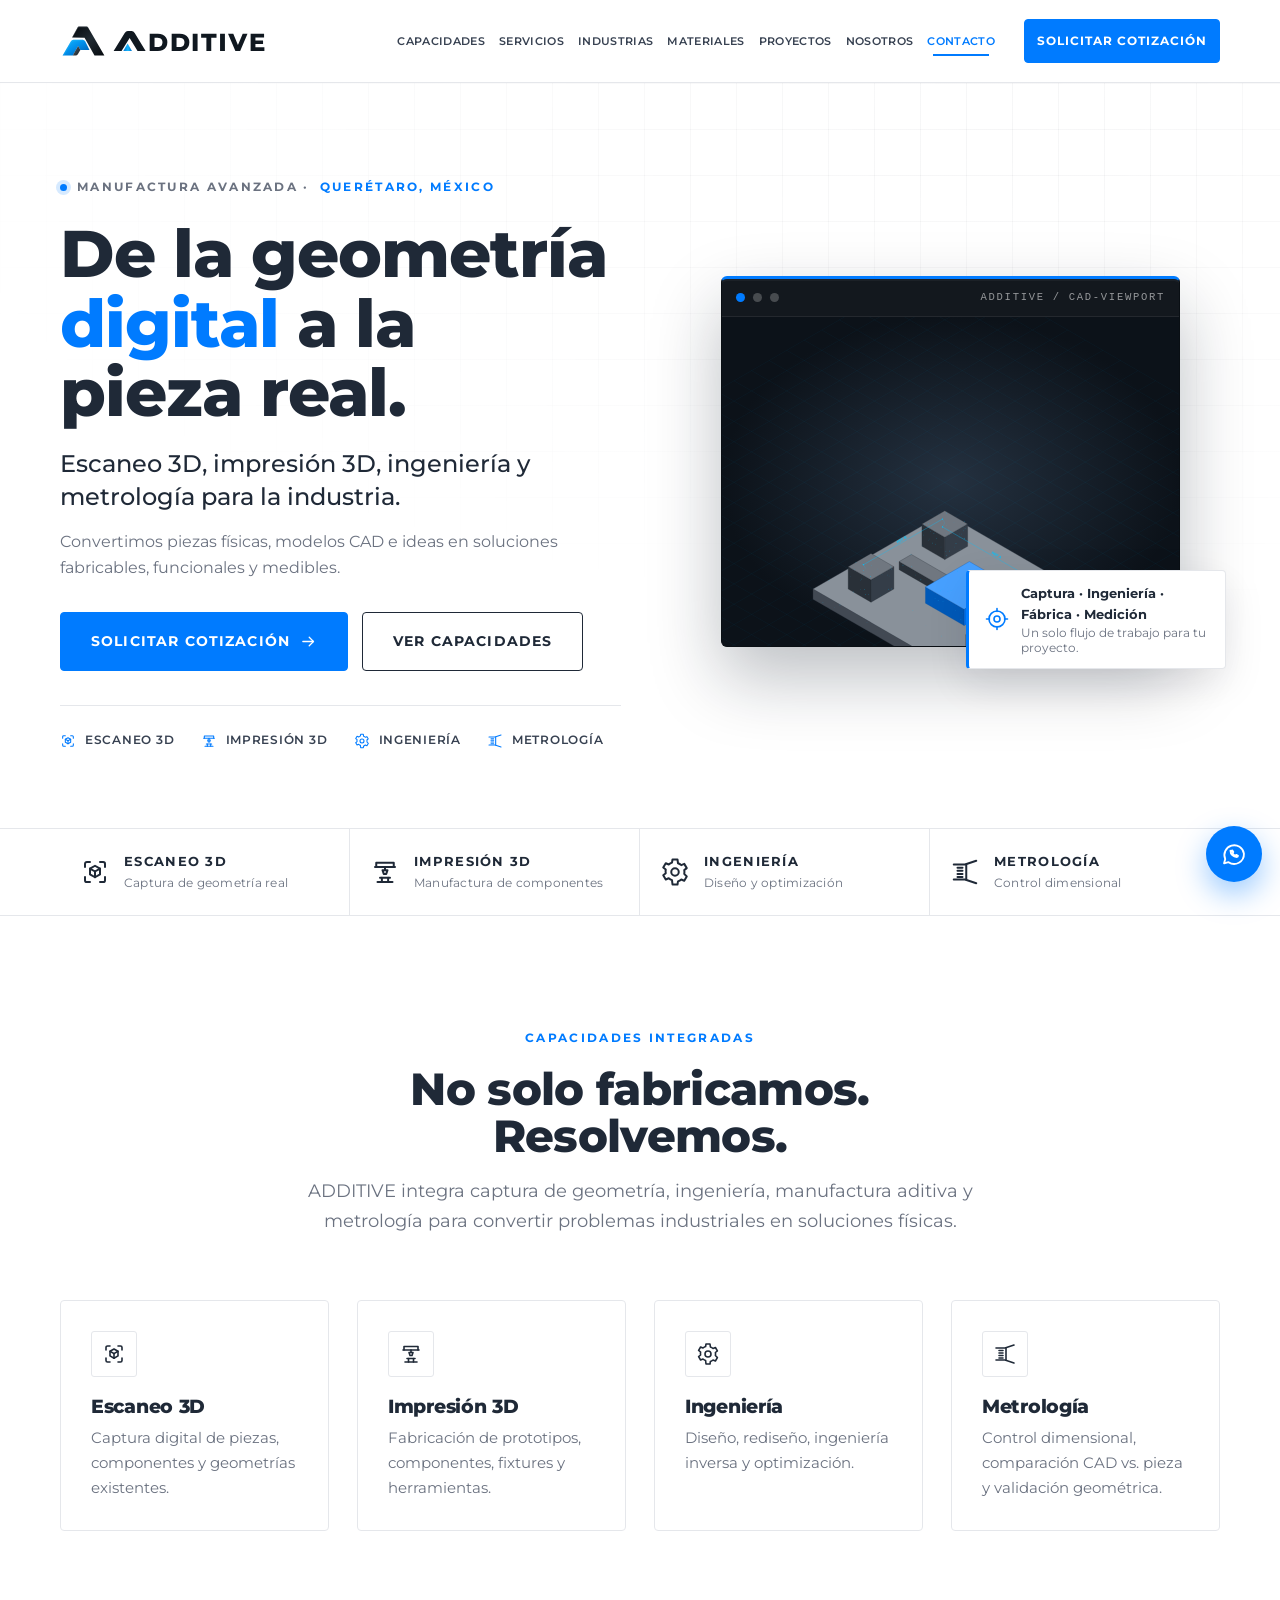
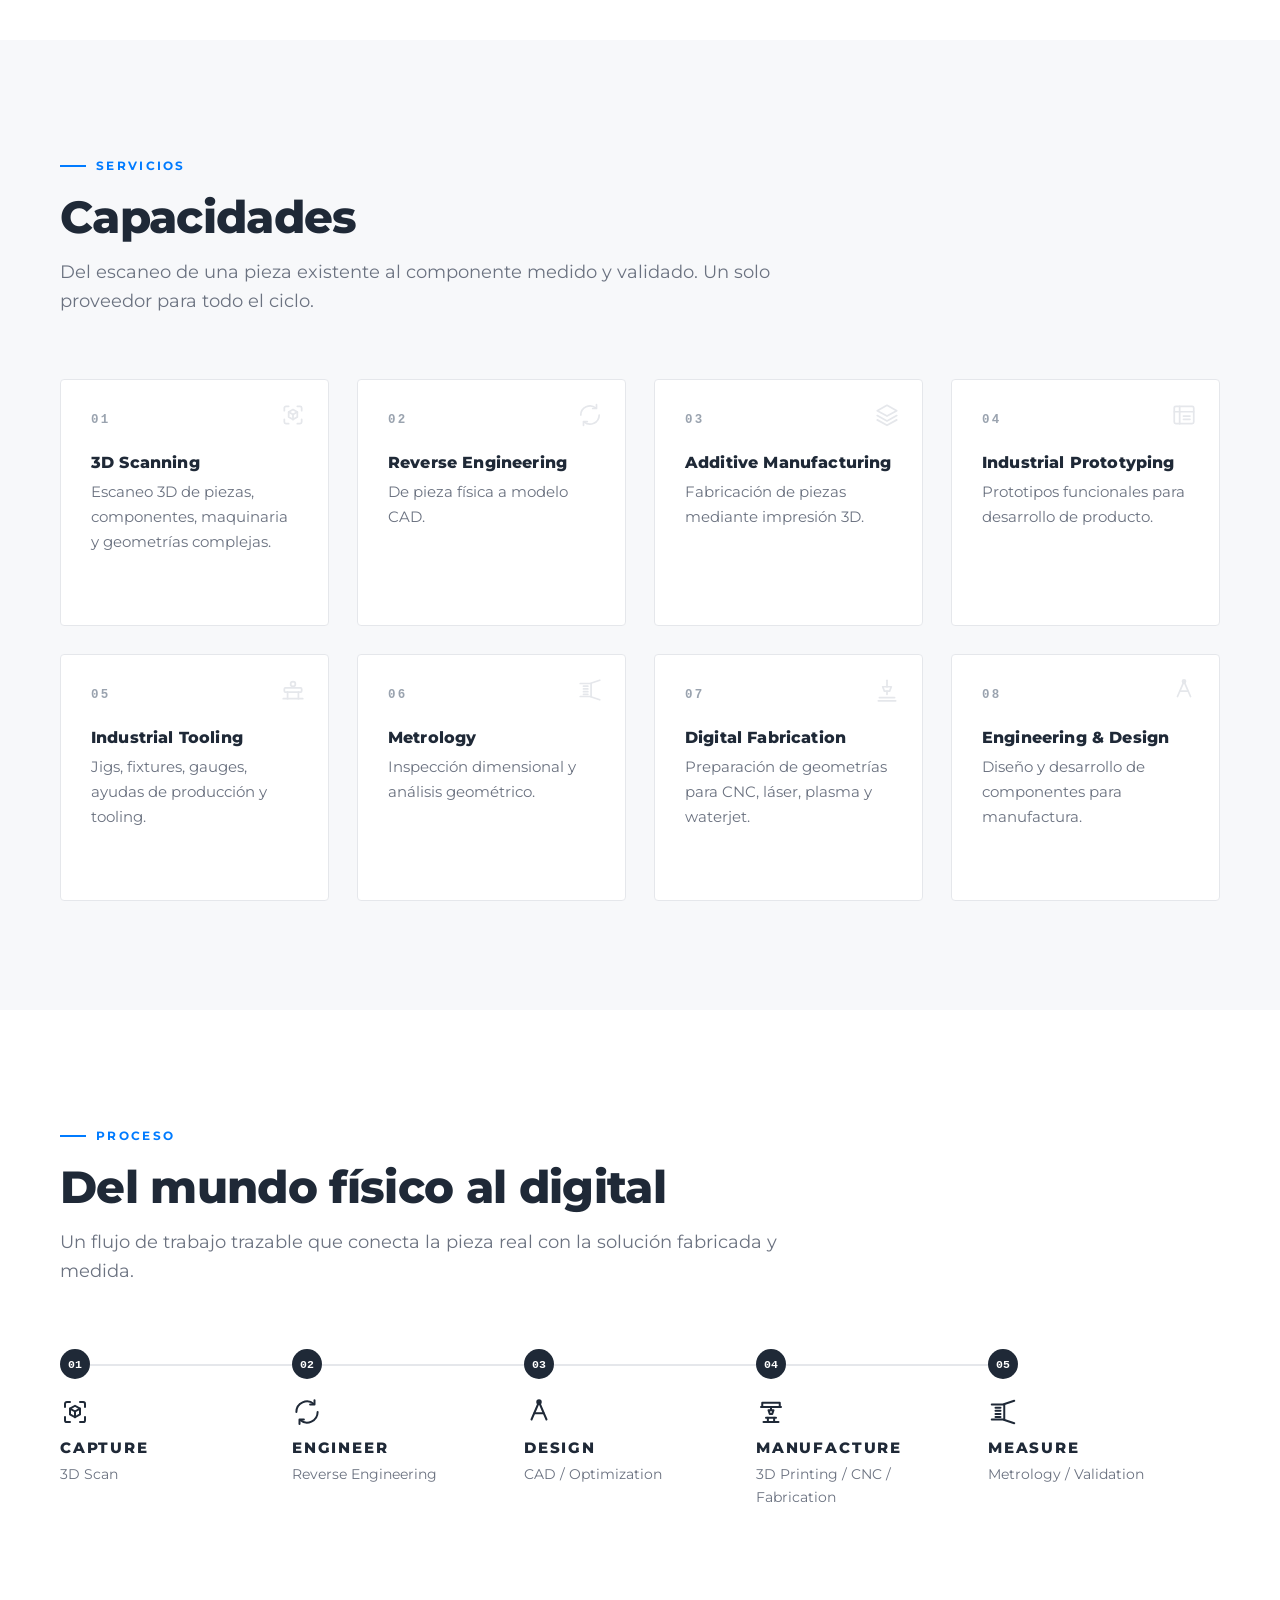
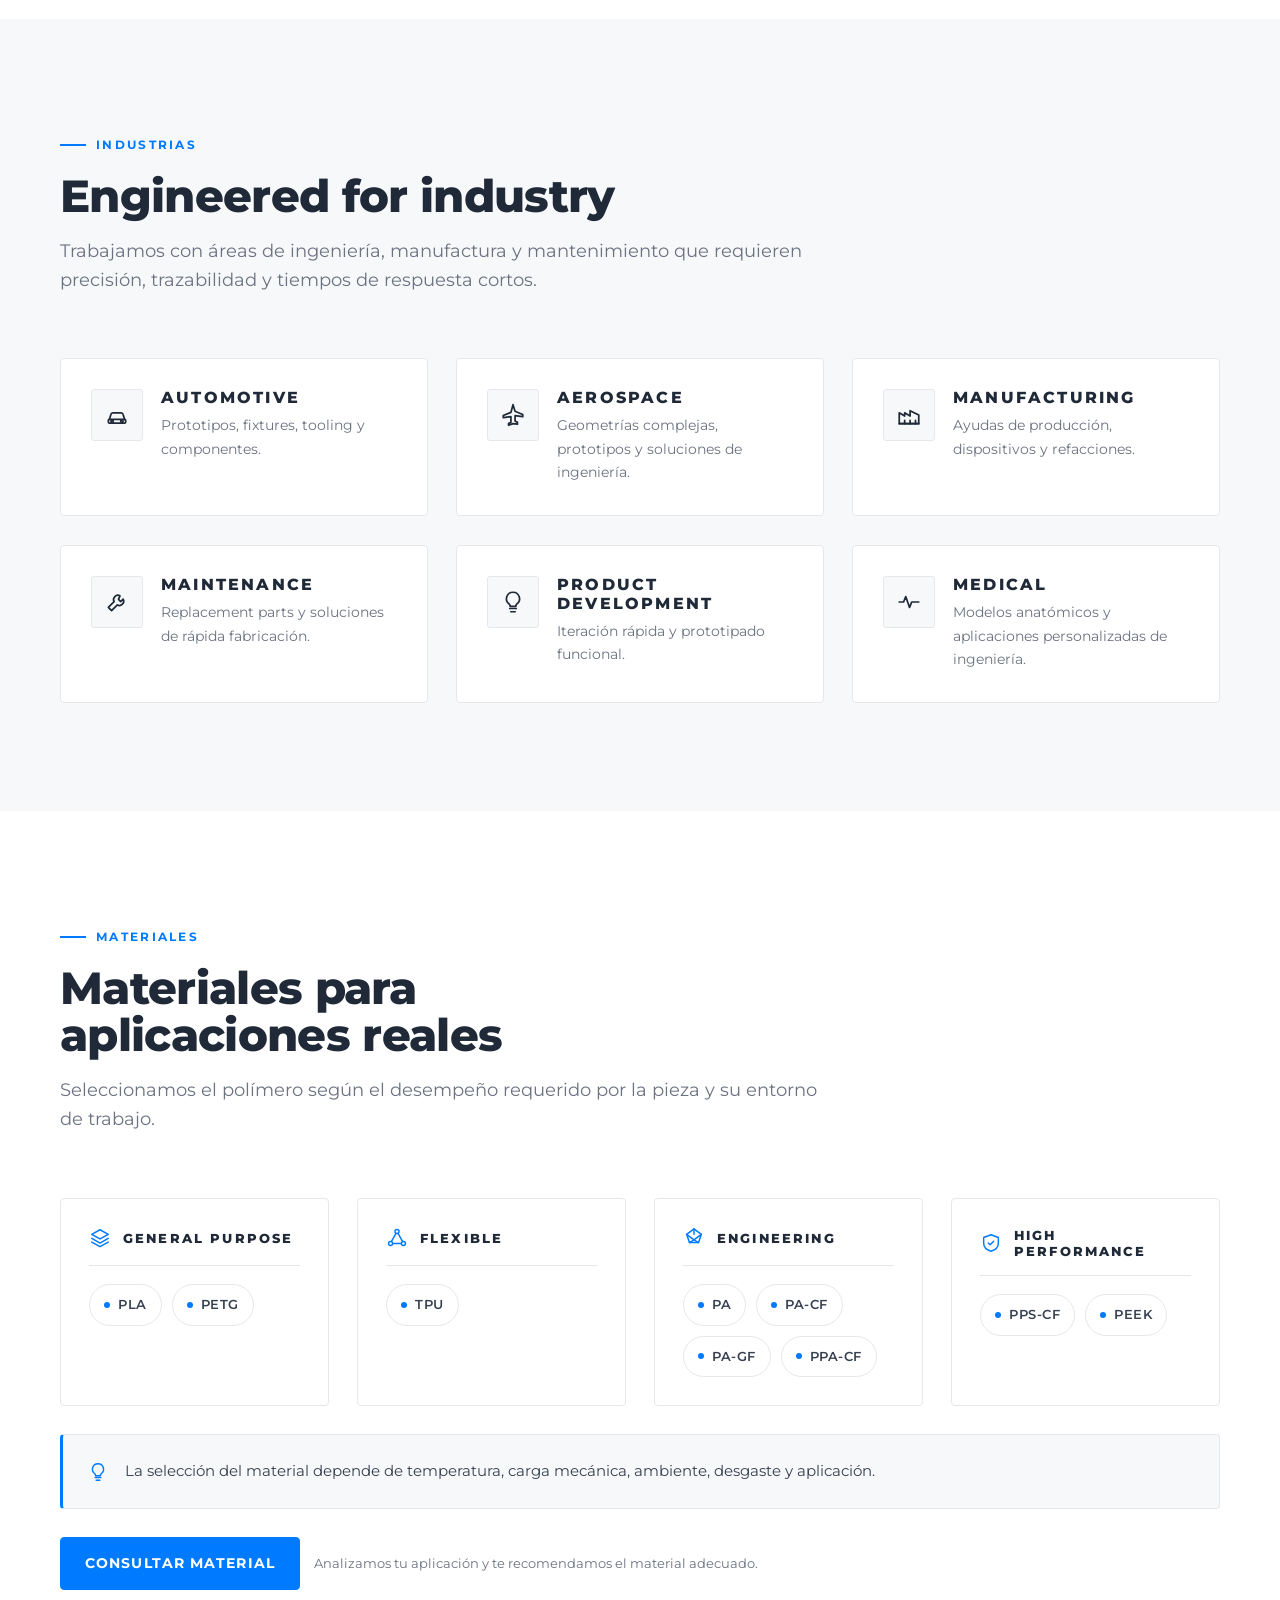
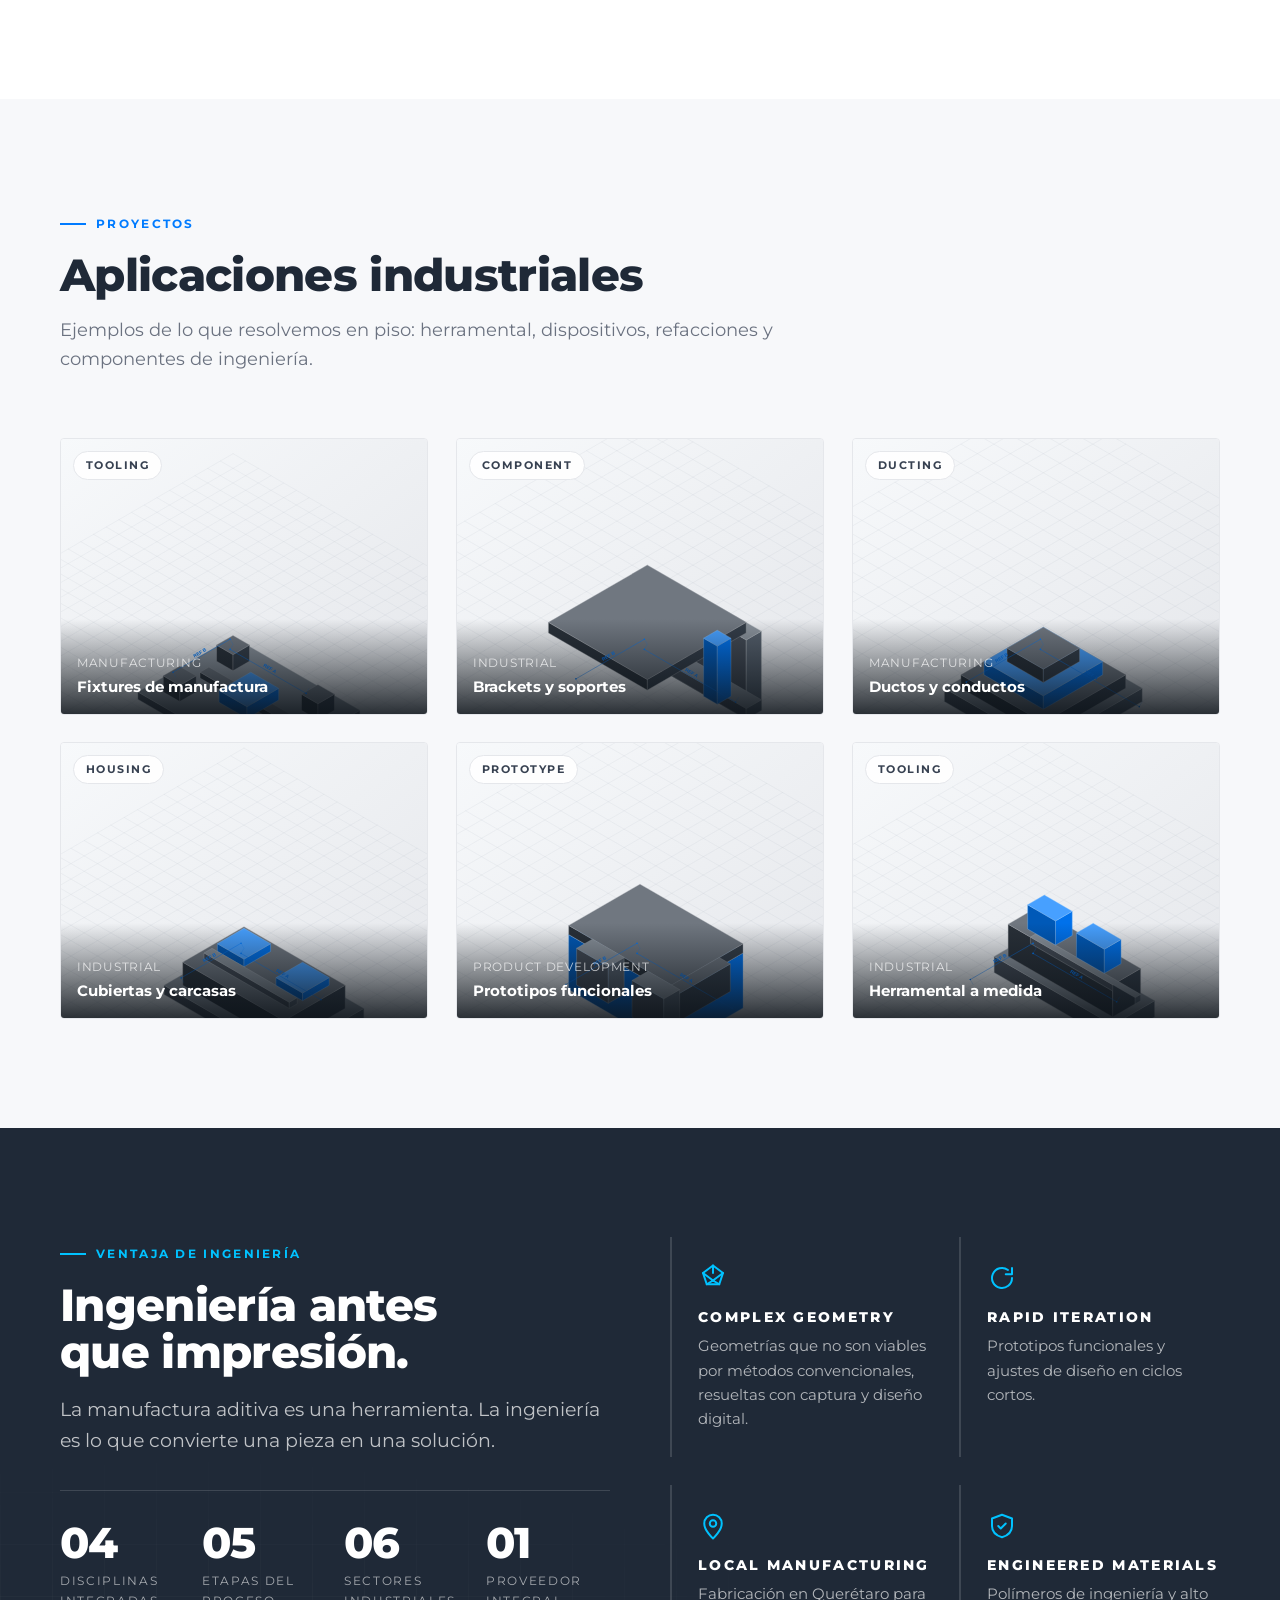
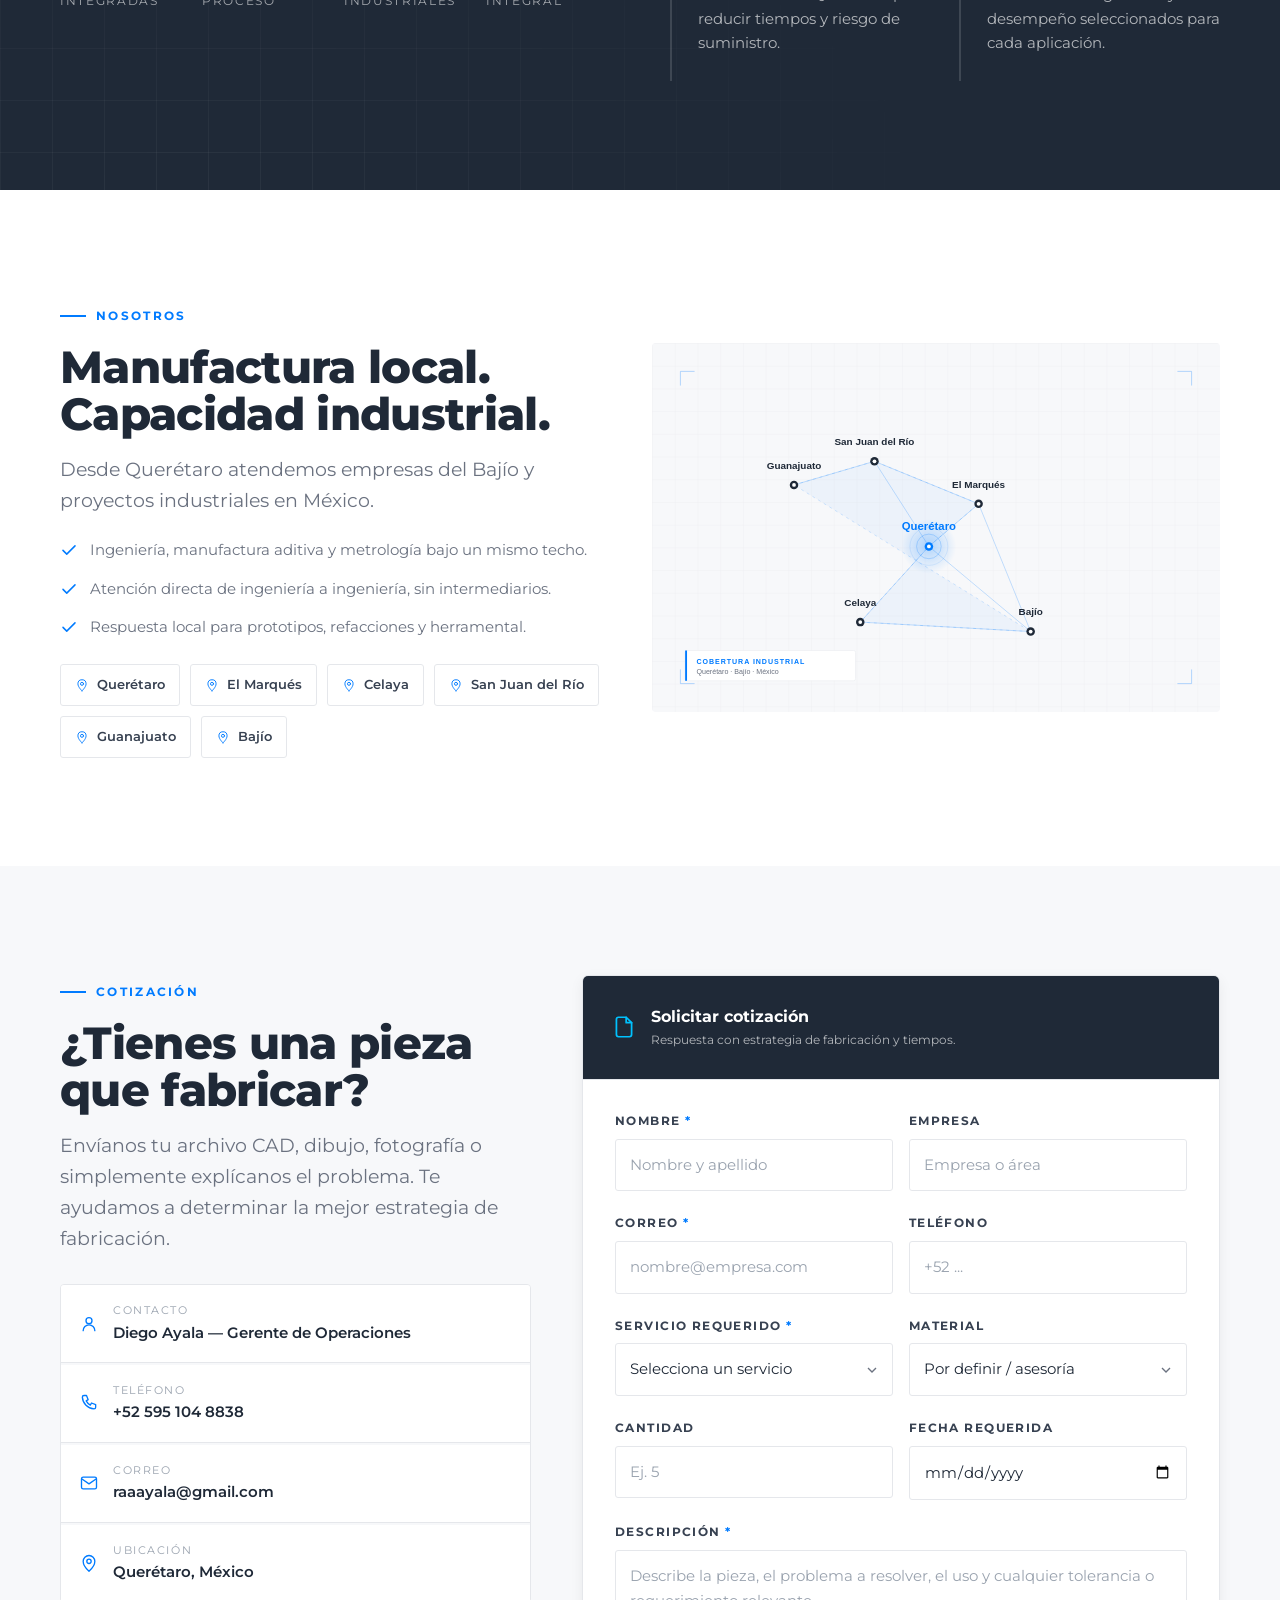
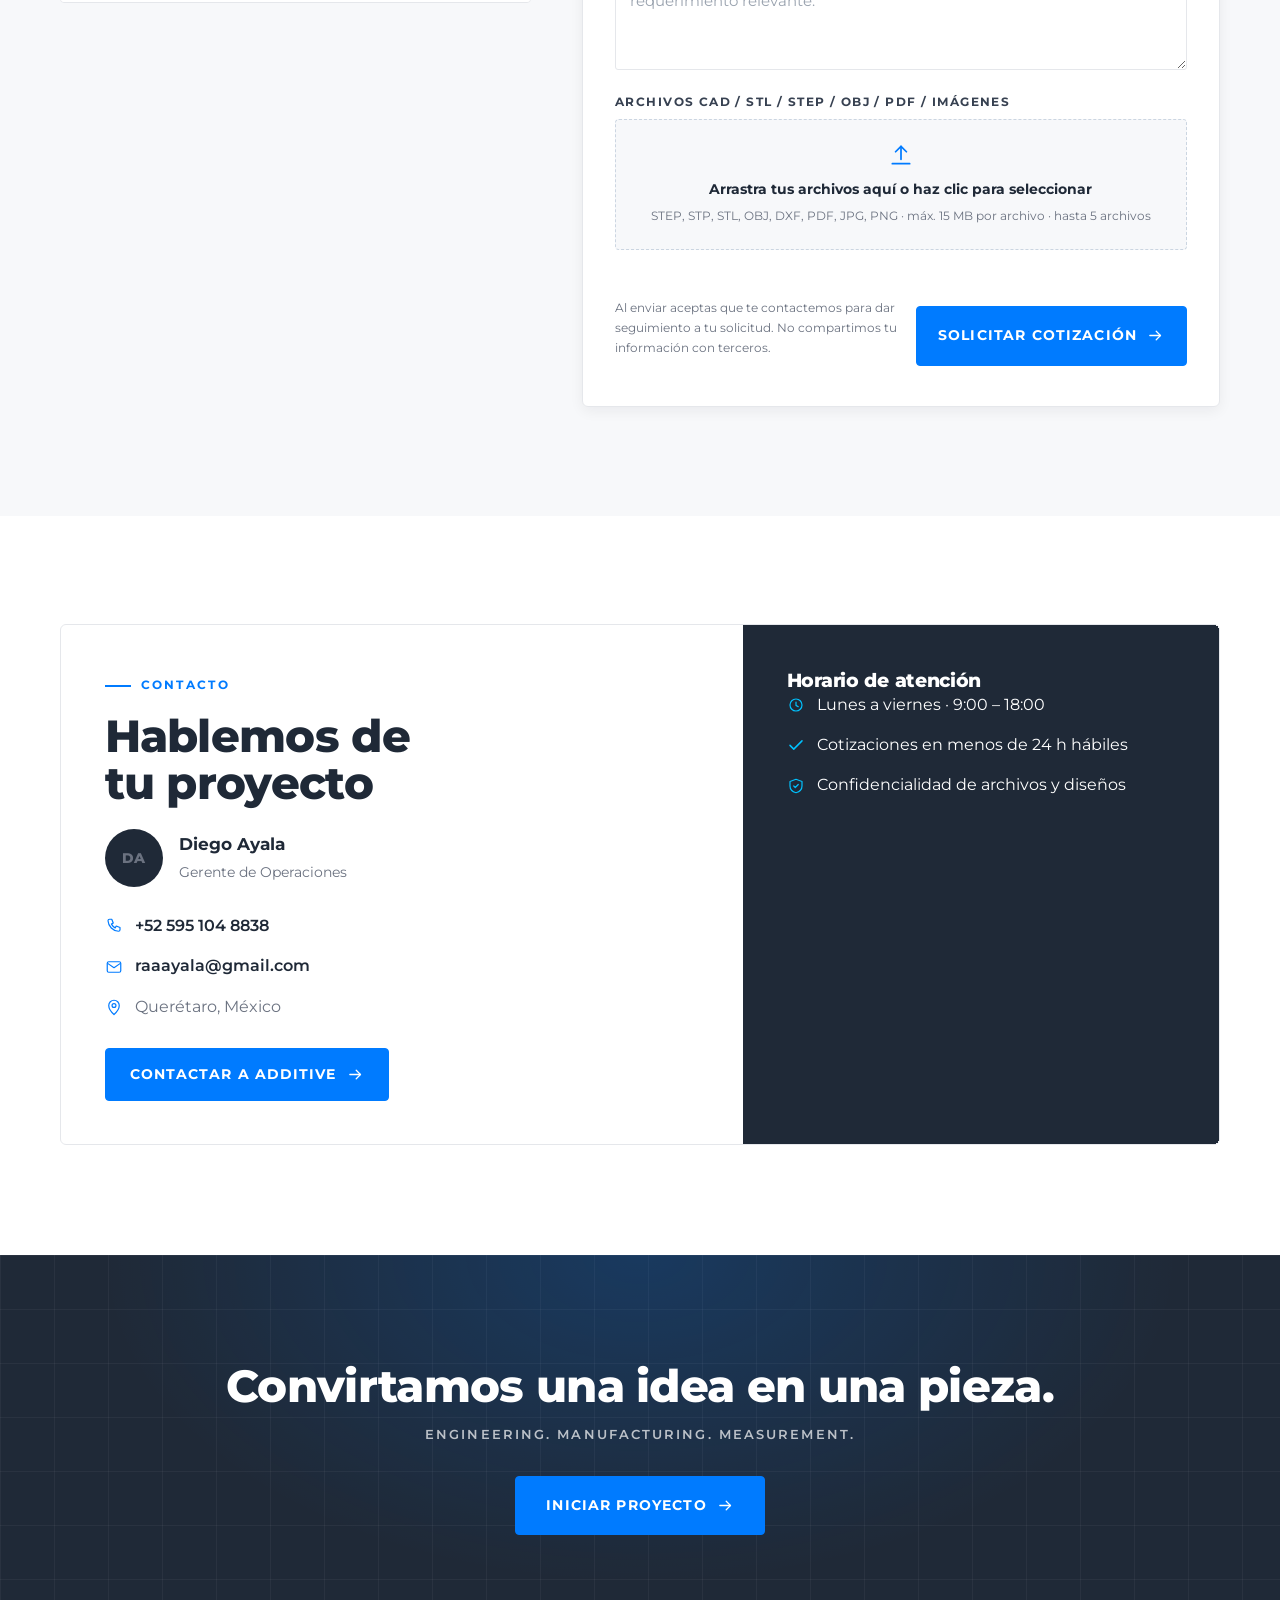
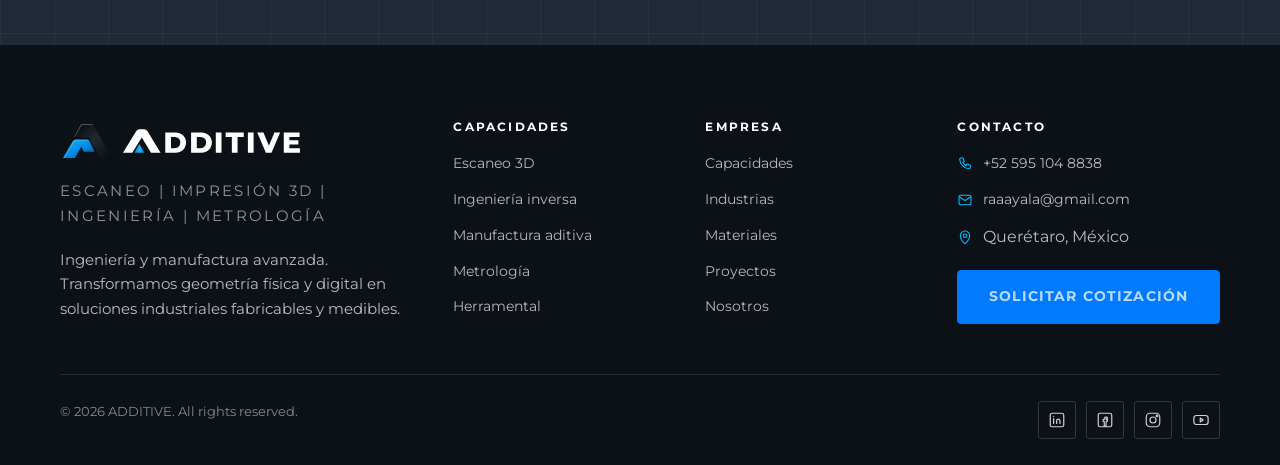
<file: index.html>
<!DOCTYPE html>
<html lang="es-MX">
<head>
<meta charset="utf-8">
<meta name="viewport" content="width=device-width, initial-scale=1, viewport-fit=cover">
<title>ADDITIVE | Manufactura Aditiva, Escaneo 3D e Ingeniería</title>
<meta name="description" content="ADDITIVE integra escaneo 3D, impresión 3D, ingeniería y metrología para desarrollar soluciones de manufactura industrial en Querétaro y México.">
<meta name="keywords" content="manufactura aditiva Querétaro, impresión 3D industrial Querétaro, impresión 3D industrial México, escaneo 3D Querétaro, ingeniería inversa Querétaro, reverse engineering Querétaro, metrología 3D Querétaro, prototipos industriales Querétaro, fixtures industriales Querétaro, manufactura avanzada Querétaro">
<meta name="author" content="ADDITIVE">
<meta name="robots" content="index, follow, max-image-preview:large">
<meta name="theme-color" content="#1F2937">
<meta name="format-detection" content="telephone=no">
<link rel="canonical" href="https://additive.mx/">

<!-- Open Graph -->
<meta property="og:type" content="website">
<meta property="og:site_name" content="ADDITIVE">
<meta property="og:locale" content="es_MX">
<meta property="og:title" content="ADDITIVE | Manufactura Aditiva, Escaneo 3D e Ingeniería">
<meta property="og:description" content="Escaneo 3D, impresión 3D, ingeniería y metrología para la industria. De la geometría digital a la pieza real.">
<meta property="og:url" content="https://additive.mx/">
<meta property="og:image" content="https://additive.mx/assets/img/og-image.png">
<meta property="og:image:width" content="1200">
<meta property="og:image:height" content="630">
<meta property="og:image:alt" content="ADDITIVE — Escaneo 3D, Impresión 3D, Ingeniería y Metrología">

<!-- Twitter -->
<meta name="twitter:card" content="summary_large_image">
<meta name="twitter:title" content="ADDITIVE | Manufactura Aditiva, Escaneo 3D e Ingeniería">
<meta name="twitter:description" content="Escaneo 3D, impresión 3D, ingeniería y metrología para la industria en Querétaro y México.">
<meta name="twitter:image" content="https://additive.mx/assets/img/og-image.png">

<!-- Icons / manifest -->
<link rel="icon" href="assets/img/favicon-32.png" sizes="32x32" type="image/png">
<link rel="icon" href="assets/img/favicon-16.png" sizes="16x16" type="image/png">
<link rel="icon" href="assets/img/additive-mark.svg" type="image/svg+xml">
<link rel="apple-touch-icon" href="assets/img/apple-touch-icon.png">
<link rel="manifest" href="site.webmanifest">

<!-- Fonts -->
<link rel="preload" href="assets/fonts/montserrat-latin.woff2" as="font" type="font/woff2" crossorigin>
<link rel="preload" href="assets/fonts/montserrat-latin-ext.woff2" as="font" type="font/woff2" crossorigin>
<link rel="stylesheet" href="assets/css/styles.css">

<!-- Preload hero visual (LCP candidate) -->
<link rel="preload" href="assets/img/hero-visual.svg" as="image" type="image/svg+xml">

<!-- Structured data -->
<script type="application/ld+json">
{
  "@context": "https://schema.org",
  "@type": "ProfessionalService",
  "name": "ADDITIVE",
  "description": "Escaneo 3D, impresión 3D, ingeniería y metrología para la industria. Manufactura aditiva y manufactura avanzada en Querétaro, México.",
  "slogan": "De la geometría digital a la pieza real.",
  "url": "https://additive.mx/",
  "logo": "https://additive.mx/assets/img/additive-logo-horizontal.png",
  "image": "https://additive.mx/assets/img/og-image.png",
  "telephone": "+525951048838",
  "email": "raaayala@gmail.com",
  "areaServed": ["Querétaro", "El Marqués", "Celaya", "San Juan del Río", "Guanajuato", "Bajío", "México"],
  "address": { "@type": "PostalAddress", "addressLocality": "Querétaro", "addressRegion": "QRO", "addressCountry": "MX" },
  "knowsAbout": ["Escaneo 3D","Ingeniería inversa","Manufactura aditiva","Impresión 3D industrial","Metrología 3D","Prototipado industrial","Herramental y fixtures","Fabricación digital"],
  "makesOffer": [
    { "@type": "Offer", "itemOffered": { "@type": "Service", "name": "Escaneo 3D" } },
    { "@type": "Offer", "itemOffered": { "@type": "Service", "name": "Ingeniería inversa" } },
    { "@type": "Offer", "itemOffered": { "@type": "Service", "name": "Manufactura aditiva" } },
    { "@type": "Offer", "itemOffered": { "@type": "Service", "name": "Metrología" } }
  ]
}
</script>
</head>
<body>

<a class="skip" href="#inicio">Saltar al contenido</a>

<!-- ================= ICON SPRITE ================= -->
<svg xmlns="http://www.w3.org/2000/svg" style="position:absolute;width:0;height:0;overflow:hidden" aria-hidden="true" focusable="false">
  <defs>
    <g id="_stroke" fill="none" stroke="currentColor" stroke-width="1.6" stroke-linecap="round" stroke-linejoin="round"></g>
  </defs>

  <symbol id="i-scan" viewBox="0 0 24 24" fill="none" stroke="currentColor" stroke-width="1.6" stroke-linecap="round" stroke-linejoin="round">
    <path d="M4 8V5.5A1.5 1.5 0 0 1 5.5 4H8"/><path d="M16 4h2.5A1.5 1.5 0 0 1 20 5.5V8"/>
    <path d="M20 16v2.5a1.5 1.5 0 0 1-1.5 1.5H16"/><path d="M8 20H5.5A1.5 1.5 0 0 1 4 18.5V16"/>
    <path d="M12 7l4 2.3v4.6L12 16.2l-4-2.3V9.3z"/><path d="M8 9.3l4 2.3 4-2.3"/><path d="M12 11.6v4.6"/>
  </symbol>

  <symbol id="i-print" viewBox="0 0 24 24" fill="none" stroke="currentColor" stroke-width="1.6" stroke-linecap="round" stroke-linejoin="round">
    <path d="M5 8V4.5h14V8"/><path d="M4 8h16"/><path d="M12 8v2.5"/>
    <path d="M10 10.5h4l-1 3h-2z"/><path d="M6 20h12"/><path d="M8 16.5h8"/><path d="M9.5 20v-3.5M14.5 20v-3.5"/>
  </symbol>

  <symbol id="i-gear" viewBox="0 0 24 24" fill="none" stroke="currentColor" stroke-width="1.6" stroke-linecap="round" stroke-linejoin="round">
    <path d="M19.4 13.5a7.5 7.5 0 0 0 0-3l2-1.6-2-3.4-2.4 1a7.5 7.5 0 0 0-2.6-1.5L14 2h-4l-.4 2.5A7.5 7.5 0 0 0 7 6L4.6 5l-2 3.4 2 1.6a7.5 7.5 0 0 0 0 3l-2 1.6 2 3.4 2.4-1a7.5 7.5 0 0 0 2.6 1.5L10 22h4l.4-2.5a7.5 7.5 0 0 0 2.6-1.5l2.4 1 2-3.4z"/>
    <circle cx="12" cy="12" r="3"/>
  </symbol>

  <symbol id="i-caliper" viewBox="0 0 24 24" fill="none" stroke="currentColor" stroke-width="1.6" stroke-linecap="round" stroke-linejoin="round">
    <path d="M3 6h9l9-3"/><path d="M3 18h9l9 3"/><path d="M13 6v12"/><path d="M6 8.5h4M6 11h4M6 13.5h4M6 16h4"/>
  </symbol>

  <symbol id="i-reverse" viewBox="0 0 24 24" fill="none" stroke="currentColor" stroke-width="1.6" stroke-linecap="round" stroke-linejoin="round">
    <path d="M3.5 12a8.5 8.5 0 0 1 14-6.4"/><path d="M18 2.5V6h-3.5"/>
    <path d="M20.5 12a8.5 8.5 0 0 1-14 6.4"/><path d="M6 21.5V18h3.5"/>
  </symbol>

  <symbol id="i-layers" viewBox="0 0 24 24" fill="none" stroke="currentColor" stroke-width="1.6" stroke-linecap="round" stroke-linejoin="round">
    <path d="M12 3l9 5-9 5-9-5z"/><path d="M3 12.5l9 5 9-5"/><path d="M3 16.5l9 5 9-5"/>
  </symbol>

  <symbol id="i-blueprint" viewBox="0 0 24 24" fill="none" stroke="currentColor" stroke-width="1.6" stroke-linecap="round" stroke-linejoin="round">
    <rect x="3" y="4" width="18" height="16" rx="1.5"/><path d="M3 9h18"/><path d="M8 9v11"/>
    <path d="M11.5 13h6M11.5 16h6"/><path d="M8 4v5"/>
  </symbol>

  <symbol id="i-jig" viewBox="0 0 24 24" fill="none" stroke="currentColor" stroke-width="1.6" stroke-linecap="round" stroke-linejoin="round">
    <rect x="4" y="10" width="16" height="4" rx="1"/><path d="M7 14v6M17 14v6"/><path d="M3 20h18"/><circle cx="12" cy="6.5" r="2.2"/>
  </symbol>

  <symbol id="i-cnc" viewBox="0 0 24 24" fill="none" stroke="currentColor" stroke-width="1.6" stroke-linecap="round" stroke-linejoin="round">
    <path d="M12 3v6"/><path d="M8 9h8l-1.6 4h-4.8z"/><path d="M12 13v3"/>
    <path d="M5 19h14"/><path d="M4 22h16"/>
  </symbol>

  <symbol id="i-compass" viewBox="0 0 24 24" fill="none" stroke="currentColor" stroke-width="1.6" stroke-linecap="round" stroke-linejoin="round">
    <path d="M12 4l6 14"/><path d="M12 4L6 18"/><path d="M8.4 13h7.2"/><circle cx="12" cy="4" r="1.4"/>
  </symbol>

  <symbol id="i-car" viewBox="0 0 24 24" fill="none" stroke="currentColor" stroke-width="1.6" stroke-linecap="round" stroke-linejoin="round">
    <path d="M5 16l1.3-4.3A2 2 0 0 1 8.2 10h7.6a2 2 0 0 1 1.9 1.7L19 16"/>
    <rect x="4" y="16" width="16" height="3.5" rx="1"/><circle cx="7.5" cy="17.8" r="1.1"/><circle cx="16.5" cy="17.8" r="1.1"/>
  </symbol>

  <symbol id="i-plane" viewBox="0 0 24 24" fill="none" stroke="currentColor" stroke-width="1.6" stroke-linecap="round" stroke-linejoin="round">
    <path d="M12 2.5l1.9 6.1 7.1 2.9v2l-7.1-1v5.1l2.2 1.2v1.7L12 20l-4.1 1.5v-1.7l2.2-1.2v-5.1l-7.1 1v-2l7.1-2.9z"/>
  </symbol>

  <symbol id="i-factory" viewBox="0 0 24 24" fill="none" stroke="currentColor" stroke-width="1.6" stroke-linecap="round" stroke-linejoin="round">
    <path d="M3 20V10l5 3V10l5 3V8l8 4v8z"/><path d="M3 20h18"/><path d="M8 20v-3M13 20v-3M18 20v-3"/>
  </symbol>

  <symbol id="i-wrench" viewBox="0 0 24 24" fill="none" stroke="currentColor" stroke-width="1.6" stroke-linecap="round" stroke-linejoin="round">
    <path d="M14.7 6.3a4 4 0 0 0-5.4 5.4L4 17l3 3 5.3-5.3a4 4 0 0 0 5.4-5.4l-2.3 2.3-2-2z"/>
  </symbol>

  <symbol id="i-bulb" viewBox="0 0 24 24" fill="none" stroke="currentColor" stroke-width="1.6" stroke-linecap="round" stroke-linejoin="round">
    <path d="M9 18h6"/><path d="M10 21h4"/><path d="M12 3a6 6 0 0 1 3.5 10.9c-.5.4-.8 1-.8 1.6V16h-5.4v-.5c0-.6-.3-1.2-.8-1.6A6 6 0 0 1 12 3z"/>
  </symbol>

  <symbol id="i-ecg" viewBox="0 0 24 24" fill="none" stroke="currentColor" stroke-width="1.6" stroke-linecap="round" stroke-linejoin="round">
    <path d="M3 12h4l2-5 3.5 10 2-5H21"/>
  </symbol>

  <symbol id="i-solid" viewBox="0 0 24 24" fill="none" stroke="currentColor" stroke-width="1.6" stroke-linecap="round" stroke-linejoin="round">
    <path d="M12 2l8 6-3 9H7L4 8z"/><path d="M12 2v6M4 8l8 6M20 8l-8 6M7 17l5-3 5 3"/>
  </symbol>

  <symbol id="i-iteration" viewBox="0 0 24 24" fill="none" stroke="currentColor" stroke-width="1.6" stroke-linecap="round" stroke-linejoin="round">
    <path d="M20 12a8 8 0 1 1-3.2-6.4"/><path d="M20 4v5h-5"/>
  </symbol>

  <symbol id="i-pin" viewBox="0 0 24 24" fill="none" stroke="currentColor" stroke-width="1.6" stroke-linecap="round" stroke-linejoin="round">
    <path d="M12 22s7-6.2 7-12a7 7 0 1 0-14 0c0 5.8 7 12 7 12z"/><circle cx="12" cy="10" r="2.6"/>
  </symbol>

  <symbol id="i-molecule" viewBox="0 0 24 24" fill="none" stroke="currentColor" stroke-width="1.6" stroke-linecap="round" stroke-linejoin="round">
    <circle cx="12" cy="5" r="2.2"/><circle cx="5" cy="18" r="2.2"/><circle cx="19" cy="18" r="2.2"/>
    <path d="M10.9 6.9L6 15.7M13.1 6.9L18 15.7M7.2 18h9.6"/>
  </symbol>

  <symbol id="i-target" viewBox="0 0 24 24" fill="none" stroke="currentColor" stroke-width="1.6" stroke-linecap="round" stroke-linejoin="round">
    <circle cx="12" cy="12" r="8"/><circle cx="12" cy="12" r="3"/>
    <path d="M12 1.5v3M12 19.5v3M1.5 12h3M19.5 12h3"/>
  </symbol>

  <symbol id="i-shield" viewBox="0 0 24 24" fill="none" stroke="currentColor" stroke-width="1.6" stroke-linecap="round" stroke-linejoin="round">
    <path d="M12 3l8 3v6c0 4.5-3.2 7.6-8 9-4.8-1.4-8-4.5-8-9V6z"/><path d="M9 12l2 2 4-4"/>
  </symbol>

  <symbol id="i-upload" viewBox="0 0 24 24" fill="none" stroke="currentColor" stroke-width="1.6" stroke-linecap="round" stroke-linejoin="round">
    <path d="M12 16V4"/><path d="M7 9l5-5 5 5"/><path d="M4 20h16"/>
  </symbol>

  <symbol id="i-file" viewBox="0 0 24 24" fill="none" stroke="currentColor" stroke-width="1.6" stroke-linecap="round" stroke-linejoin="round">
    <path d="M14 3H7a2 2 0 0 0-2 2v14a2 2 0 0 0 2 2h10a2 2 0 0 0 2-2V8z"/><path d="M14 3v5h5"/>
  </symbol>

  <symbol id="i-x" viewBox="0 0 24 24" fill="none" stroke="currentColor" stroke-width="2" stroke-linecap="round" stroke-linejoin="round"><path d="M6 6l12 12M18 6L6 18"/></symbol>
  <symbol id="i-arrow" viewBox="0 0 24 24" fill="none" stroke="currentColor" stroke-width="1.8" stroke-linecap="round" stroke-linejoin="round"><path d="M4 12h15"/><path d="M13 6l6 6-6 6"/></symbol>
  <symbol id="i-check" viewBox="0 0 24 24" fill="none" stroke="currentColor" stroke-width="2" stroke-linecap="round" stroke-linejoin="round"><path d="M4 12.5l5 5L20 6.5"/></symbol>
  <symbol id="i-phone" viewBox="0 0 24 24" fill="none" stroke="currentColor" stroke-width="1.6" stroke-linecap="round" stroke-linejoin="round"><path d="M6 3h3l2 5-2.4 1.5a12 12 0 0 0 5 5L15 12l5 2v3a2 2 0 0 1-2 2A15 15 0 0 1 4 5a2 2 0 0 1 2-2z"/></symbol>
  <symbol id="i-mail" viewBox="0 0 24 24" fill="none" stroke="currentColor" stroke-width="1.6" stroke-linecap="round" stroke-linejoin="round"><rect x="3" y="5" width="18" height="14" rx="2"/><path d="M4 7.5l8 5.5 8-5.5"/></symbol>
  <symbol id="i-clock" viewBox="0 0 24 24" fill="none" stroke="currentColor" stroke-width="1.6" stroke-linecap="round" stroke-linejoin="round"><circle cx="12" cy="12" r="8"/><path d="M12 8v4.5l3 1.8"/></symbol>
  <symbol id="i-user" viewBox="0 0 24 24" fill="none" stroke="currentColor" stroke-width="1.6" stroke-linecap="round" stroke-linejoin="round"><circle cx="12" cy="8" r="3.6"/><path d="M5 20a7 7 0 0 1 14 0"/></symbol>
  <symbol id="i-wa" viewBox="0 0 24 24" fill="none" stroke="currentColor" stroke-width="1.6" stroke-linecap="round" stroke-linejoin="round"><path d="M20.5 11.7A8.4 8.4 0 0 1 7.3 19L3.5 20l1-3.7A8.4 8.4 0 1 1 20.5 11.7z"/><path d="M9 9.2c0 3 2.4 5.4 5.4 5.4.6 0 1-.4 1-1l-1.5-.8-1 .7c-1-.4-1.8-1.2-2.2-2.2l.7-1L10.6 9c-.6 0-1 .4-1 .9z"/></symbol>
  <symbol id="i-linkedin" viewBox="0 0 24 24" fill="none" stroke="currentColor" stroke-width="1.6" stroke-linecap="round" stroke-linejoin="round"><rect x="3" y="3" width="18" height="18" rx="2.5"/><path d="M7.5 10v6.5M7.5 7.2v.01M11.5 16.5V13a2.2 2.2 0 0 1 4.4 0v3.5"/></symbol>
  <symbol id="i-facebook" viewBox="0 0 24 24" fill="none" stroke="currentColor" stroke-width="1.6" stroke-linecap="round" stroke-linejoin="round"><rect x="3" y="3" width="18" height="18" rx="2.5"/><path d="M14.5 8H13a2 2 0 0 0-2 2v1.5H9.5V14H11v6h2.5v-6H15l.5-2.5h-2V10a.5.5 0 0 1 .5-.5h1.5z"/></symbol>
  <symbol id="i-instagram" viewBox="0 0 24 24" fill="none" stroke="currentColor" stroke-width="1.6" stroke-linecap="round" stroke-linejoin="round"><rect x="3" y="3" width="18" height="18" rx="5"/><circle cx="12" cy="12" r="4"/><circle cx="17.4" cy="6.6" r="1"/></symbol>
  <symbol id="i-youtube" viewBox="0 0 24 24" fill="none" stroke="currentColor" stroke-width="1.6" stroke-linecap="round" stroke-linejoin="round"><rect x="2.5" y="6" width="19" height="12" rx="3.5"/><path d="M11 9.5l4 2.5-4 2.5z"/></symbol>
  <symbol id="i-chevron" viewBox="0 0 24 24" fill="none" stroke="currentColor" stroke-width="1.8" stroke-linecap="round" stroke-linejoin="round"><path d="M9 6l6 6-6 6"/></symbol>
</svg>

<!-- ================= HEADER ================= -->
<header class="header" id="header">
  <div class="container header__inner">
    <a class="header__logo" href="#inicio" aria-label="ADDITIVE — inicio">
      <img src="assets/img/additive-logo-horizontal.svg" alt="ADDITIVE — Escaneo 3D, Impresión 3D, Ingeniería y Metrología" width="207" height="34">
    </a>

    <nav class="nav" aria-label="Navegación principal">
      <ul class="nav__list">
        <li><a class="nav__link" href="#capacidades">Capacidades</a></li>
        <li><a class="nav__link" href="#servicios">Servicios</a></li>
        <li><a class="nav__link" href="#industrias">Industrias</a></li>
        <li><a class="nav__link" href="#materiales">Materiales</a></li>
        <li><a class="nav__link" href="#proyectos">Proyectos</a></li>
        <li><a class="nav__link" href="#nosotros">Nosotros</a></li>
        <li><a class="nav__link" href="#contacto">Contacto</a></li>
      </ul>
    </nav>

    <a class="btn btn--primary header__cta" href="#cotizacion">Solicitar cotización</a>

    <button class="burger" type="button" aria-label="Abrir menú" aria-expanded="false" aria-controls="drawer">
      <span></span>
    </button>
  </div>
</header>

<!-- Mobile drawer -->
<div class="drawer" id="drawer" role="dialog" aria-modal="true" aria-label="Menú de navegación">
  <nav class="drawer__nav" aria-label="Navegación móvil">
    <a class="drawer__link" href="#capacidades">Capacidades <svg><use href="#i-chevron"/></svg></a>
    <a class="drawer__link" href="#servicios">Servicios <svg><use href="#i-chevron"/></svg></a>
    <a class="drawer__link" href="#industrias">Industrias <svg><use href="#i-chevron"/></svg></a>
    <a class="drawer__link" href="#materiales">Materiales <svg><use href="#i-chevron"/></svg></a>
    <a class="drawer__link" href="#proyectos">Proyectos <svg><use href="#i-chevron"/></svg></a>
    <a class="drawer__link" href="#nosotros">Nosotros <svg><use href="#i-chevron"/></svg></a>
    <a class="drawer__link" href="#contacto">Contacto <svg><use href="#i-chevron"/></svg></a>
  </nav>
  <div class="drawer__foot">
    <a class="btn btn--primary btn--block" href="#cotizacion">Solicitar cotización</a>
    <div class="drawer__meta">
      <a href="tel:+525951048838">+52 595 104 8838</a> · <a href="mailto:raaayala@gmail.com">raaayala@gmail.com</a>
    </div>
  </div>
</div>

<main id="inicio">

  <!-- ================= HERO ================= -->
  <section class="hero" aria-labelledby="hero-title">
    <div class="container hero__inner">
      <div class="hero__copy">
        <span class="hero__eyebrow"><span class="hero__dot" aria-hidden="true"></span> Manufactura avanzada · <b>Querétaro, México</b></span>
        <h1 id="hero-title">De la geometría <span class="hl">digital</span> a la pieza real.</h1>
        <p class="hero__sub">Escaneo 3D, impresión 3D, ingeniería y metrología para la industria.</p>
        <p class="hero__support">Convertimos piezas físicas, modelos CAD e ideas en soluciones fabricables, funcionales y medibles.</p>

        <div class="btn-row hero__cta">
          <a class="btn btn--primary btn--lg" href="#cotizacion">Solicitar cotización <svg aria-hidden="true"><use href="#i-arrow"/></svg></a>
          <a class="btn btn--secondary btn--lg" href="#capacidades">Ver capacidades</a>
        </div>

        <ul class="hero__meta">
          <li class="hero__meta-item"><svg aria-hidden="true"><use href="#i-scan"/></svg> Escaneo 3D</li>
          <li class="hero__meta-item"><svg aria-hidden="true"><use href="#i-print"/></svg> Impresión 3D</li>
          <li class="hero__meta-item"><svg aria-hidden="true"><use href="#i-gear"/></svg> Ingeniería</li>
          <li class="hero__meta-item"><svg aria-hidden="true"><use href="#i-caliper"/></svg> Metrología</li>
        </ul>
      </div>

      <div class="hero__visual reveal">
        <figure class="viewport viewport--hero" aria-label="Vista técnica de un componente de ingeniería escaneado y preparado para manufactura">
          <div class="viewport__bar" aria-hidden="true"><i></i><i></i><i></i><span>additive / cad-viewport</span></div>
          <img src="assets/img/hero-visual.svg" alt="Render técnico de un fixture industrial con nube de puntos y planos de referencia" width="1600" height="1150" fetchpriority="high" decoding="async">
        </figure>
        <div class="hero__badge">
          <svg aria-hidden="true"><use href="#i-target"/></svg>
          <div><b>Captura · Ingeniería · Fábrica · Medición</b><small>Un solo flujo de trabajo para tu proyecto.</small></div>
        </div>
      </div>
    </div>
  </section>

  <!-- ================= QUICK CAPABILITIES BAR ================= -->
  <section class="capbar" aria-label="Capacidades principales">
    <div class="container">
      <div class="capbar__grid">
        <a class="capbar__item" href="#servicios"><svg aria-hidden="true"><use href="#i-scan"/></svg><span><b>Escaneo 3D</b><small>Captura de geometría real</small></span></a>
        <a class="capbar__item" href="#servicios"><svg aria-hidden="true"><use href="#i-print"/></svg><span><b>Impresión 3D</b><small>Manufactura de componentes</small></span></a>
        <a class="capbar__item" href="#servicios"><svg aria-hidden="true"><use href="#i-gear"/></svg><span><b>Ingeniería</b><small>Diseño y optimización</small></span></a>
        <a class="capbar__item" href="#servicios"><svg aria-hidden="true"><use href="#i-caliper"/></svg><span><b>Metrología</b><small>Control dimensional</small></span></a>
      </div>
    </div>
  </section>

  <!-- ================= VALUE PROPOSITION ================= -->
  <section class="section" id="capacidades" aria-labelledby="value-title">
    <div class="container">
      <div class="section-head section-head--center reveal">
        <span class="eyebrow eyebrow--plain">Capacidades integradas</span>
        <h2 id="value-title">No solo fabricamos. Resolvemos.</h2>
        <p>ADDITIVE integra captura de geometría, ingeniería, manufactura aditiva y metrología para convertir problemas industriales en soluciones físicas.</p>
      </div>

      <div class="grid grid--4">
        <article class="card reveal" data-delay="1">
          <div class="card__icon"><svg aria-hidden="true"><use href="#i-scan"/></svg></div>
          <h3>Escaneo 3D</h3>
          <p>Captura digital de piezas, componentes y geometrías existentes.</p>
        </article>
        <article class="card reveal" data-delay="2">
          <div class="card__icon"><svg aria-hidden="true"><use href="#i-print"/></svg></div>
          <h3>Impresión 3D</h3>
          <p>Fabricación de prototipos, componentes, fixtures y herramientas.</p>
        </article>
        <article class="card reveal" data-delay="3">
          <div class="card__icon"><svg aria-hidden="true"><use href="#i-gear"/></svg></div>
          <h3>Ingeniería</h3>
          <p>Diseño, rediseño, ingeniería inversa y optimización.</p>
        </article>
        <article class="card reveal" data-delay="4">
          <div class="card__icon"><svg aria-hidden="true"><use href="#i-caliper"/></svg></div>
          <h3>Metrología</h3>
          <p>Control dimensional, comparación CAD vs. pieza y validación geométrica.</p>
        </article>
      </div>
    </div>
  </section>

  <!-- ================= SERVICES / CAPACIDADES ================= -->
  <section class="section section--soft" id="servicios" aria-labelledby="services-title">
    <div class="container">
      <div class="section-head reveal">
        <span class="eyebrow">Servicios</span>
        <h2 id="services-title">Capacidades</h2>
        <p>Del escaneo de una pieza existente al componente medido y validado. Un solo proveedor para todo el ciclo.</p>
      </div>

      <div class="grid services-grid">
        <article class="card service reveal" data-delay="1">
          <span class="service__num">01</span>
          <svg class="service__icon" aria-hidden="true"><use href="#i-scan"/></svg>
          <h3>3D Scanning</h3>
          <p>Escaneo 3D de piezas, componentes, maquinaria y geometrías complejas.</p>
          <a class="service__link" href="#cotizacion">Cotizar <svg aria-hidden="true"><use href="#i-arrow"/></svg></a>
        </article>
        <article class="card service reveal" data-delay="2">
          <span class="service__num">02</span>
          <svg class="service__icon" aria-hidden="true"><use href="#i-reverse"/></svg>
          <h3>Reverse Engineering</h3>
          <p>De pieza física a modelo CAD.</p>
          <a class="service__link" href="#cotizacion">Cotizar <svg aria-hidden="true"><use href="#i-arrow"/></svg></a>
        </article>
        <article class="card service reveal" data-delay="3">
          <span class="service__num">03</span>
          <svg class="service__icon" aria-hidden="true"><use href="#i-layers"/></svg>
          <h3>Additive Manufacturing</h3>
          <p>Fabricación de piezas mediante impresión 3D.</p>
          <a class="service__link" href="#cotizacion">Cotizar <svg aria-hidden="true"><use href="#i-arrow"/></svg></a>
        </article>
        <article class="card service reveal" data-delay="4">
          <span class="service__num">04</span>
          <svg class="service__icon" aria-hidden="true"><use href="#i-blueprint"/></svg>
          <h3>Industrial Prototyping</h3>
          <p>Prototipos funcionales para desarrollo de producto.</p>
          <a class="service__link" href="#cotizacion">Cotizar <svg aria-hidden="true"><use href="#i-arrow"/></svg></a>
        </article>
        <article class="card service reveal" data-delay="1">
          <span class="service__num">05</span>
          <svg class="service__icon" aria-hidden="true"><use href="#i-jig"/></svg>
          <h3>Industrial Tooling</h3>
          <p>Jigs, fixtures, gauges, ayudas de producción y tooling.</p>
          <a class="service__link" href="#cotizacion">Cotizar <svg aria-hidden="true"><use href="#i-arrow"/></svg></a>
        </article>
        <article class="card service reveal" data-delay="2">
          <span class="service__num">06</span>
          <svg class="service__icon" aria-hidden="true"><use href="#i-caliper"/></svg>
          <h3>Metrology</h3>
          <p>Inspección dimensional y análisis geométrico.</p>
          <a class="service__link" href="#cotizacion">Cotizar <svg aria-hidden="true"><use href="#i-arrow"/></svg></a>
        </article>
        <article class="card service reveal" data-delay="3">
          <span class="service__num">07</span>
          <svg class="service__icon" aria-hidden="true"><use href="#i-cnc"/></svg>
          <h3>Digital Fabrication</h3>
          <p>Preparación de geometrías para CNC, láser, plasma y waterjet.</p>
          <a class="service__link" href="#cotizacion">Cotizar <svg aria-hidden="true"><use href="#i-arrow"/></svg></a>
        </article>
        <article class="card service reveal" data-delay="4">
          <span class="service__num">08</span>
          <svg class="service__icon" aria-hidden="true"><use href="#i-compass"/></svg>
          <h3>Engineering &amp; Design</h3>
          <p>Diseño y desarrollo de componentes para manufactura.</p>
          <a class="service__link" href="#cotizacion">Cotizar <svg aria-hidden="true"><use href="#i-arrow"/></svg></a>
        </article>
      </div>
    </div>
  </section>

  <!-- ================= PROCESS ================= -->
  <section class="section" id="proceso" aria-labelledby="process-title">
    <div class="container">
      <div class="section-head reveal">
        <span class="eyebrow">Proceso</span>
        <h2 id="process-title">Del mundo físico al digital</h2>
        <p>Un flujo de trabajo trazable que conecta la pieza real con la solución fabricada y medida.</p>
      </div>

      <ol class="process__track">
        <li class="step reveal" data-delay="1">
          <span class="step__num">01</span><span class="step__line" aria-hidden="true"></span>
          <svg class="step__icon" aria-hidden="true"><use href="#i-scan"/></svg>
          <h3>Capture</h3><p>3D Scan</p>
        </li>
        <li class="step reveal" data-delay="2">
          <span class="step__num">02</span><span class="step__line" aria-hidden="true"></span>
          <svg class="step__icon" aria-hidden="true"><use href="#i-reverse"/></svg>
          <h3>Engineer</h3><p>Reverse Engineering</p>
        </li>
        <li class="step reveal" data-delay="3">
          <span class="step__num">03</span><span class="step__line" aria-hidden="true"></span>
          <svg class="step__icon" aria-hidden="true"><use href="#i-compass"/></svg>
          <h3>Design</h3><p>CAD / Optimization</p>
        </li>
        <li class="step reveal" data-delay="4">
          <span class="step__num">04</span><span class="step__line" aria-hidden="true"></span>
          <svg class="step__icon" aria-hidden="true"><use href="#i-print"/></svg>
          <h3>Manufacture</h3><p>3D Printing / CNC / Fabrication</p>
        </li>
        <li class="step reveal" data-delay="5">
          <span class="step__num">05</span><span class="step__line" aria-hidden="true"></span>
          <svg class="step__icon" aria-hidden="true"><use href="#i-caliper"/></svg>
          <h3>Measure</h3><p>Metrology / Validation</p>
        </li>
      </ol>
    </div>
  </section>

  <!-- ================= INDUSTRIES ================= -->
  <section class="section section--soft" id="industrias" aria-labelledby="industries-title">
    <div class="container">
      <div class="section-head reveal">
        <span class="eyebrow">Industrias</span>
        <h2 id="industries-title">Engineered for industry</h2>
        <p>Trabajamos con áreas de ingeniería, manufactura y mantenimiento que requieren precisión, trazabilidad y tiempos de respuesta cortos.</p>
      </div>

      <div class="grid grid--3">
        <article class="card industry reveal" data-delay="1">
          <span class="industry__icon"><svg aria-hidden="true"><use href="#i-car"/></svg></span>
          <div><h3>Automotive</h3><p>Prototipos, fixtures, tooling y componentes.</p></div>
        </article>
        <article class="card industry reveal" data-delay="2">
          <span class="industry__icon"><svg aria-hidden="true"><use href="#i-plane"/></svg></span>
          <div><h3>Aerospace</h3><p>Geometrías complejas, prototipos y soluciones de ingeniería.</p></div>
        </article>
        <article class="card industry reveal" data-delay="3">
          <span class="industry__icon"><svg aria-hidden="true"><use href="#i-factory"/></svg></span>
          <div><h3>Manufacturing</h3><p>Ayudas de producción, dispositivos y refacciones.</p></div>
        </article>
        <article class="card industry reveal" data-delay="1">
          <span class="industry__icon"><svg aria-hidden="true"><use href="#i-wrench"/></svg></span>
          <div><h3>Maintenance</h3><p>Replacement parts y soluciones de rápida fabricación.</p></div>
        </article>
        <article class="card industry reveal" data-delay="2">
          <span class="industry__icon"><svg aria-hidden="true"><use href="#i-bulb"/></svg></span>
          <div><h3>Product Development</h3><p>Iteración rápida y prototipado funcional.</p></div>
        </article>
        <article class="card industry reveal" data-delay="3">
          <span class="industry__icon"><svg aria-hidden="true"><use href="#i-ecg"/></svg></span>
          <div><h3>Medical</h3><p>Modelos anatómicos y aplicaciones personalizadas de ingeniería.</p></div>
        </article>
      </div>
    </div>
  </section>

  <!-- ================= MATERIALS ================= -->
  <section class="section" id="materiales" aria-labelledby="materials-title">
    <div class="container">
      <div class="section-head reveal">
        <span class="eyebrow">Materiales</span>
        <h2 id="materials-title">Materiales para aplicaciones reales</h2>
        <p>Seleccionamos el polímero según el desempeño requerido por la pieza y su entorno de trabajo.</p>
      </div>

      <div class="grid grid--4">
        <div class="mat-group reveal" data-delay="1">
          <div class="mat-group__head"><svg aria-hidden="true"><use href="#i-layers"/></svg><h3>General Purpose</h3></div>
          <div class="mat-chips"><span class="chip">PLA</span><span class="chip">PETG</span></div>
        </div>
        <div class="mat-group reveal" data-delay="2">
          <div class="mat-group__head"><svg aria-hidden="true"><use href="#i-molecule"/></svg><h3>Flexible</h3></div>
          <div class="mat-chips"><span class="chip">TPU</span></div>
        </div>
        <div class="mat-group reveal" data-delay="3">
          <div class="mat-group__head"><svg aria-hidden="true"><use href="#i-solid"/></svg><h3>Engineering</h3></div>
          <div class="mat-chips"><span class="chip">PA</span><span class="chip">PA-CF</span><span class="chip">PA-GF</span><span class="chip">PPA-CF</span></div>
        </div>
        <div class="mat-group reveal" data-delay="4">
          <div class="mat-group__head"><svg aria-hidden="true"><use href="#i-shield"/></svg><h3>High Performance</h3></div>
          <div class="mat-chips"><span class="chip">PPS-CF</span><span class="chip">PEEK</span></div>
        </div>
      </div>

      <div class="mat-note reveal">
        <svg aria-hidden="true"><use href="#i-bulb"/></svg>
        <p>La selección del material depende de temperatura, carga mecánica, ambiente, desgaste y aplicación.</p>
      </div>

      <div class="mat-actions reveal">
        <a class="btn btn--primary" href="#cotizacion">Consultar material</a>
        <small>Analizamos tu aplicación y te recomendamos el material adecuado.</small>
      </div>
    </div>
  </section>

  <!-- ================= APPLICATIONS / PROYECTOS ================= -->
  <section class="section section--soft" id="proyectos" aria-labelledby="apps-title">
    <div class="container">
      <div class="section-head reveal">
        <span class="eyebrow">Proyectos</span>
        <h2 id="apps-title">Aplicaciones industriales</h2>
        <p>Ejemplos de lo que resolvemos en piso: herramental, dispositivos, refacciones y componentes de ingeniería.</p>
      </div>

      <div class="gallery">
        <article class="shot reveal" data-delay="1">
          <div class="shot__media"><span class="shot__tag">Tooling</span><img src="assets/img/app-fixture.svg" alt="Fixture de manufactura con placa base, topes y elementos de sujeción" width="1000" height="750" loading="lazy" decoding="async"></div>
          <div class="shot__cap"><small>Manufacturing</small><b>Fixtures de manufactura</b></div>
        </article>
        <article class="shot reveal" data-delay="2">
          <div class="shot__media"><span class="shot__tag">Component</span><img src="assets/img/app-bracket.svg" alt="Soporte estructural tipo escuadra con nervios de refuerzo" width="1000" height="750" loading="lazy" decoding="async"></div>
          <div class="shot__cap"><small>Industrial</small><b>Brackets y soportes</b></div>
        </article>
        <article class="shot reveal" data-delay="3">
          <div class="shot__media"><span class="shot__tag">Ducting</span><img src="assets/img/app-duct.svg" alt="Conducto escalonado para manejo de flujo" width="1000" height="750" loading="lazy" decoding="async"></div>
          <div class="shot__cap"><small>Manufacturing</small><b>Ductos y conductos</b></div>
        </article>
        <article class="shot reveal" data-delay="1">
          <div class="shot__media"><span class="shot__tag">Housing</span><img src="assets/img/app-cover.svg" alt="Cubierta técnica con bosses de montaje y refuerzos" width="1000" height="750" loading="lazy" decoding="async"></div>
          <div class="shot__cap"><small>Industrial</small><b>Cubiertas y carcasas</b></div>
        </article>
        <article class="shot reveal" data-delay="2">
          <div class="shot__media"><span class="shot__tag">Prototype</span><img src="assets/img/app-prototype.svg" alt="Prototipo funcional de carcasa técnica" width="1000" height="750" loading="lazy" decoding="async"></div>
          <div class="shot__cap"><small>Product development</small><b>Prototipos funcionales</b></div>
        </article>
        <article class="shot reveal" data-delay="3">
          <div class="shot__media"><span class="shot__tag">Tooling</span><img src="assets/img/app-tooling.svg" alt="Dispositivo de herramienta con guías y elementos de posicionamiento" width="1000" height="750" loading="lazy" decoding="async"></div>
          <div class="shot__cap"><small>Industrial</small><b>Herramental a medida</b></div>
        </article>
      </div>
    </div>
  </section>

  <!-- ================= ENGINEERING ADVANTAGE (dark) ================= -->
  <section class="section section--dark adv-dark" aria-labelledby="adv-title">
    <div class="container">
      <div class="adv-dark__grid">
        <div class="reveal">
          <span class="eyebrow">Ventaja de ingeniería</span>
          <h2 id="adv-title">Ingeniería antes que impresión.</h2>
          <p class="lead" style="color:rgba(255,255,255,.72); margin-top:18px">La manufactura aditiva es una herramienta. La ingeniería es lo que convierte una pieza en una solución.</p>

          <div class="stat-row">
            <div class="stat"><b data-counter="4" data-pad="2">00</b><span>Disciplinas integradas</span></div>
            <div class="stat"><b data-counter="5" data-pad="2">00</b><span>Etapas del proceso</span></div>
            <div class="stat"><b data-counter="6" data-pad="2">00</b><span>Sectores industriales</span></div>
            <div class="stat"><b data-counter="1" data-pad="2">00</b><span>Proveedor integral</span></div>
          </div>
        </div>

        <div class="adv">
          <div class="adv__item reveal" data-delay="1">
            <svg aria-hidden="true"><use href="#i-solid"/></svg>
            <h3>Complex Geometry</h3>
            <p>Geometrías que no son viables por métodos convencionales, resueltas con captura y diseño digital.</p>
          </div>
          <div class="adv__item reveal" data-delay="2">
            <svg aria-hidden="true"><use href="#i-iteration"/></svg>
            <h3>Rapid Iteration</h3>
            <p>Prototipos funcionales y ajustes de diseño en ciclos cortos.</p>
          </div>
          <div class="adv__item reveal" data-delay="3">
            <svg aria-hidden="true"><use href="#i-pin"/></svg>
            <h3>Local Manufacturing</h3>
            <p>Fabricación en Querétaro para reducir tiempos y riesgo de suministro.</p>
          </div>
          <div class="adv__item reveal" data-delay="4">
            <svg aria-hidden="true"><use href="#i-shield"/></svg>
            <h3>Engineered Materials</h3>
            <p>Polímeros de ingeniería y alto desempeño seleccionados para cada aplicación.</p>
          </div>
        </div>
      </div>
    </div>
  </section>

  <!-- ================= QUERÉTARO / BAJÍO ================= -->
  <section class="section" id="nosotros" aria-labelledby="region-title">
    <div class="container">
      <div class="region">
        <div class="reveal">
          <span class="eyebrow">Nosotros</span>
          <h2 id="region-title">Manufactura local. Capacidad industrial.</h2>
          <p class="lead" style="margin-top:16px">Desde Querétaro atendemos empresas del Bajío y proyectos industriales en México.</p>

          <ul class="region__list">
            <li><svg aria-hidden="true"><use href="#i-check"/></svg> Ingeniería, manufactura aditiva y metrología bajo un mismo techo.</li>
            <li><svg aria-hidden="true"><use href="#i-check"/></svg> Atención directa de ingeniería a ingeniería, sin intermediarios.</li>
            <li><svg aria-hidden="true"><use href="#i-check"/></svg> Respuesta local para prototipos, refacciones y herramental.</li>
          </ul>

          <div class="region__cities" aria-label="Zonas de cobertura">
            <span class="city"><svg aria-hidden="true"><use href="#i-pin"/></svg> Querétaro</span>
            <span class="city"><svg aria-hidden="true"><use href="#i-pin"/></svg> El Marqués</span>
            <span class="city"><svg aria-hidden="true"><use href="#i-pin"/></svg> Celaya</span>
            <span class="city"><svg aria-hidden="true"><use href="#i-pin"/></svg> San Juan del Río</span>
            <span class="city"><svg aria-hidden="true"><use href="#i-pin"/></svg> Guanajuato</span>
            <span class="city"><svg aria-hidden="true"><use href="#i-pin"/></svg> Bajío</span>
          </div>
        </div>

        <div class="region__map reveal" data-delay="2">
          <img src="assets/img/region-map.svg" alt="Mapa técnico abstracto de cobertura industrial en Querétaro y el Bajío" width="1200" height="780" loading="lazy" decoding="async">
        </div>
      </div>
    </div>
  </section>

  <!-- ================= QUOTE / LEAD FORM ================= -->
  <section class="section section--soft" id="cotizacion" aria-labelledby="quote-title">
    <div class="container">
      <div class="quote">
        <div class="quote__aside reveal">
          <span class="eyebrow">Cotización</span>
          <h2 id="quote-title">¿Tienes una pieza que fabricar?</h2>
          <p class="lead">Envíanos tu archivo CAD, dibujo, fotografía o simplemente explícanos el problema. Te ayudamos a determinar la mejor estrategia de fabricación.</p>

          <div class="contact-mini">
            <div class="contact-mini__row">
              <svg aria-hidden="true"><use href="#i-user"/></svg>
              <div><small>Contacto</small><b>Diego Ayala — Gerente de Operaciones</b></div>
            </div>
            <div class="contact-mini__row">
              <svg aria-hidden="true"><use href="#i-phone"/></svg>
              <div><small>Teléfono</small><a href="tel:+525951048838">+52 595 104 8838</a></div>
            </div>
            <div class="contact-mini__row">
              <svg aria-hidden="true"><use href="#i-mail"/></svg>
              <div><small>Correo</small><a href="mailto:raaayala@gmail.com">raaayala@gmail.com</a></div>
            </div>
            <div class="contact-mini__row">
              <svg aria-hidden="true"><use href="#i-pin"/></svg>
              <div><small>Ubicación</small><b>Querétaro, México</b></div>
            </div>
          </div>
        </div>

        <div class="form-card reveal" data-delay="1">
          <div class="form-card__head">
            <svg aria-hidden="true"><use href="#i-file"/></svg>
            <div><b>Solicitar cotización</b><small>Respuesta con estrategia de fabricación y tiempos.</small></div>
          </div>
          <div class="form-card__body">
            <form id="quote-form" class="quote-form" novalidate enctype="multipart/form-data" data-endpoint="">
              <div class="form-grid">
                <div class="field">
                  <label for="q-nombre">Nombre <span class="req" aria-hidden="true">*</span></label>
                  <input id="q-nombre" name="nombre" type="text" autocomplete="name" placeholder="Nombre y apellido" required>
                  <span class="field__err" data-err-for="q-nombre"></span>
                </div>
                <div class="field">
                  <label for="q-empresa">Empresa</label>
                  <input id="q-empresa" name="empresa" type="text" autocomplete="organization" placeholder="Empresa o área">
                  <span class="field__err" data-err-for="q-empresa"></span>
                </div>
                <div class="field">
                  <label for="q-correo">Correo <span class="req" aria-hidden="true">*</span></label>
                  <input id="q-correo" name="correo" type="email" autocomplete="email" inputmode="email" placeholder="nombre@empresa.com" required>
                  <span class="field__err" data-err-for="q-correo"></span>
                </div>
                <div class="field">
                  <label for="q-telefono">Teléfono</label>
                  <input id="q-telefono" name="telefono" type="tel" autocomplete="tel" inputmode="tel" placeholder="+52 ...">
                  <span class="field__err" data-err-for="q-telefono"></span>
                </div>
                <div class="field">
                  <label for="q-servicio">Servicio requerido <span class="req" aria-hidden="true">*</span></label>
                  <select id="q-servicio" name="servicio" required>
                    <option value="" selected disabled>Selecciona un servicio</option>
                    <option>Escaneo 3D</option>
                    <option>Ingeniería inversa</option>
                    <option>Manufactura aditiva (impresión 3D)</option>
                    <option>Prototipado industrial</option>
                    <option>Herramental / fixtures</option>
                    <option>Metrología</option>
                    <option>Fabricación digital (CNC / láser / plasma / waterjet)</option>
                    <option>Ingeniería y diseño</option>
                    <option>Otro / por definir</option>
                  </select>
                  <span class="field__err" data-err-for="q-servicio"></span>
                </div>
                <div class="field">
                  <label for="q-material">Material</label>
                  <select id="q-material" name="material">
                    <option value="" selected>Por definir / asesoría</option>
                    <option>PLA</option><option>PETG</option><option>TPU</option>
                    <option>PA</option><option>PA-CF</option><option>PA-GF</option>
                    <option>PPA-CF</option><option>PPS-CF</option><option>PEEK</option>
                  </select>
                  <span class="field__err" data-err-for="q-material"></span>
                </div>
                <div class="field">
                  <label for="q-cantidad">Cantidad</label>
                  <input id="q-cantidad" name="cantidad" type="number" min="1" step="1" inputmode="numeric" placeholder="Ej. 5">
                  <span class="field__err" data-err-for="q-cantidad"></span>
                </div>
                <div class="field">
                  <label for="q-fecha">Fecha requerida</label>
                  <input id="q-fecha" name="fecha" type="date">
                  <span class="field__err" data-err-for="q-fecha"></span>
                </div>
                <div class="field field--full">
                  <label for="q-descripcion">Descripción <span class="req" aria-hidden="true">*</span></label>
                  <textarea id="q-descripcion" name="descripcion" placeholder="Describe la pieza, el problema a resolver, el uso y cualquier tolerancia o requerimiento relevante." required></textarea>
                  <span class="field__err" data-err-for="q-descripcion"></span>
                </div>

                <div class="field field--full">
                  <label id="file-label">Archivos CAD / STL / STEP / OBJ / PDF / imágenes</label>
                  <div class="drop" id="drop" role="button" tabindex="0" aria-labelledby="file-label">
                    <svg aria-hidden="true"><use href="#i-upload"/></svg>
                    <b>Arrastra tus archivos aquí o haz clic para seleccionar</b>
                    <small>STEP, STP, STL, OBJ, DXF, PDF, JPG, PNG · máx. 15&nbsp;MB por archivo · hasta 5 archivos</small>
                    <input id="q-archivos" name="archivos" type="file" multiple accept=".step,.stp,.stl,.obj,.dxf,.pdf,.jpg,.jpeg,.png">
                  </div>
                  <div class="file-list" id="file-list" aria-live="polite"></div>
                  <span class="field__err" data-err-for="q-archivos"></span>
                </div>
              </div>

              <input class="hp" type="text" name="_gotcha" tabindex="-1" autocomplete="off" aria-hidden="true">

              <div class="form-actions">
                <p class="form-consent">Al enviar aceptas que te contactemos para dar seguimiento a tu solicitud. No compartimos tu información con terceros.</p>
                <button class="btn btn--primary btn--lg" type="submit">Solicitar cotización <svg aria-hidden="true"><use href="#i-arrow"/></svg></button>
              </div>

              <div class="form-status" id="form-status" role="status" aria-live="polite"></div>
            </form>
          </div>
        </div>
      </div>
    </div>
  </section>

  <!-- ================= CONTACT ================= -->
  <section class="section" id="contacto" aria-labelledby="contact-title">
    <div class="container">
      <div class="contact-card reveal">
        <div class="contact-card__main">
          <span class="eyebrow">Contacto</span>
          <h2 id="contact-title">Hablemos de tu proyecto</h2>
          <div class="person">
            <span class="person__avatar" aria-hidden="true">DA</span>
            <div><b>Diego Ayala</b><span>Gerente de Operaciones</span></div>
          </div>
          <div class="contact-lines">
            <a href="tel:+525951048838"><svg aria-hidden="true"><use href="#i-phone"/></svg> +52 595 104 8838</a>
            <a href="mailto:raaayala@gmail.com"><svg aria-hidden="true"><use href="#i-mail"/></svg> raaayala@gmail.com</a>
            <span style="display:flex;gap:12px;align-items:center;color:var(--muted)"><svg aria-hidden="true" style="color:var(--blue)"><use href="#i-pin"/></svg> Querétaro, México</span>
          </div>
          <div class="btn-row" style="margin-top:28px">
            <a class="btn btn--primary" href="https://wa.me/525951048838" target="_blank" rel="noopener">Contactar a ADDITIVE <svg aria-hidden="true"><use href="#i-arrow"/></svg></a>
          </div>
        </div>
        <div class="contact-card__side">
          <h3>Horario de atención</h3>
          <div class="contact-lines">
            <span style="display:flex;gap:12px;align-items:center"><svg aria-hidden="true"><use href="#i-clock"/></svg> Lunes a viernes · 9:00 – 18:00</span>
            <span style="display:flex;gap:12px;align-items:center"><svg aria-hidden="true"><use href="#i-check"/></svg> Cotizaciones en menos de 24 h hábiles</span>
            <span style="display:flex;gap:12px;align-items:center"><svg aria-hidden="true"><use href="#i-shield"/></svg> Confidencialidad de archivos y diseños</span>
          </div>
        </div>
      </div>
    </div>
  </section>

  <!-- ================= FINAL CTA ================= -->
  <section class="section final" aria-labelledby="final-title">
    <div class="container">
      <div class="reveal">
        <h2 id="final-title">Convirtamos una idea en una pieza.</h2>
        <p>Engineering. Manufacturing. Measurement.</p>
        <div class="btn-row">
          <a class="btn btn--primary btn--lg" href="#cotizacion">Iniciar proyecto <svg aria-hidden="true"><use href="#i-arrow"/></svg></a>
        </div>
      </div>
    </div>
  </section>

</main>

<!-- ================= FOOTER ================= -->
<footer class="footer">
  <div class="container">
    <div class="footer__top">
      <div class="footer__brand">
        <img src="assets/img/additive-logo-horizontal-white.svg" alt="ADDITIVE" width="207" height="34">
        <p class="footer__desc">Escaneo | Impresión 3D | Ingeniería | Metrología</p>
        <p>Ingeniería y manufactura avanzada. Transformamos geometría física y digital en soluciones industriales fabricables y medibles.</p>
      </div>

      <div>
        <h4>Capacidades</h4>
        <div class="footer__links">
          <a href="#servicios">Escaneo 3D</a>
          <a href="#servicios">Ingeniería inversa</a>
          <a href="#servicios">Manufactura aditiva</a>
          <a href="#servicios">Metrología</a>
          <a href="#servicios">Herramental</a>
        </div>
      </div>

      <div>
        <h4>Empresa</h4>
        <div class="footer__links">
          <a href="#capacidades">Capacidades</a>
          <a href="#industrias">Industrias</a>
          <a href="#materiales">Materiales</a>
          <a href="#proyectos">Proyectos</a>
          <a href="#nosotros">Nosotros</a>
        </div>
      </div>

      <div>
        <h4>Contacto</h4>
        <div class="footer__contact">
          <a href="tel:+525951048838"><svg aria-hidden="true"><use href="#i-phone"/></svg> +52 595 104 8838</a>
          <a href="mailto:raaayala@gmail.com"><svg aria-hidden="true"><use href="#i-mail"/></svg> raaayala@gmail.com</a>
          <span style="display:flex;gap:10px;align-items:center;color:rgba(255,255,255,.72)"><svg aria-hidden="true"><use href="#i-pin"/></svg> Querétaro, México</span>
          <a href="#cotizacion" class="btn btn--primary" style="margin-top:8px;align-self:flex-start">Solicitar cotización</a>
        </div>
      </div>
    </div>

    <div class="footer__bottom">
      <p class="footer__legal">© 2026 ADDITIVE. All rights reserved.</p>
      <div class="socials" aria-label="Redes sociales">
        <a href="#" aria-label="ADDITIVE en LinkedIn" rel="noopener"><svg aria-hidden="true"><use href="#i-linkedin"/></svg></a>
        <a href="#" aria-label="ADDITIVE en Facebook" rel="noopener"><svg aria-hidden="true"><use href="#i-facebook"/></svg></a>
        <a href="#" aria-label="ADDITIVE en Instagram" rel="noopener"><svg aria-hidden="true"><use href="#i-instagram"/></svg></a>
        <a href="#" aria-label="ADDITIVE en YouTube" rel="noopener"><svg aria-hidden="true"><use href="#i-youtube"/></svg></a>
      </div>
    </div>
  </div>
</footer>

<!-- Floating WhatsApp -->
<a class="wa-float" href="https://wa.me/525951048838" target="_blank" rel="noopener" aria-label="Contactar a ADDITIVE por WhatsApp">
  <span>Contactar a ADDITIVE</span>
  <svg aria-hidden="true"><use href="#i-wa"/></svg>
</a>

<script src="assets/js/main.js" defer></script>
</body>
</html>
</file>
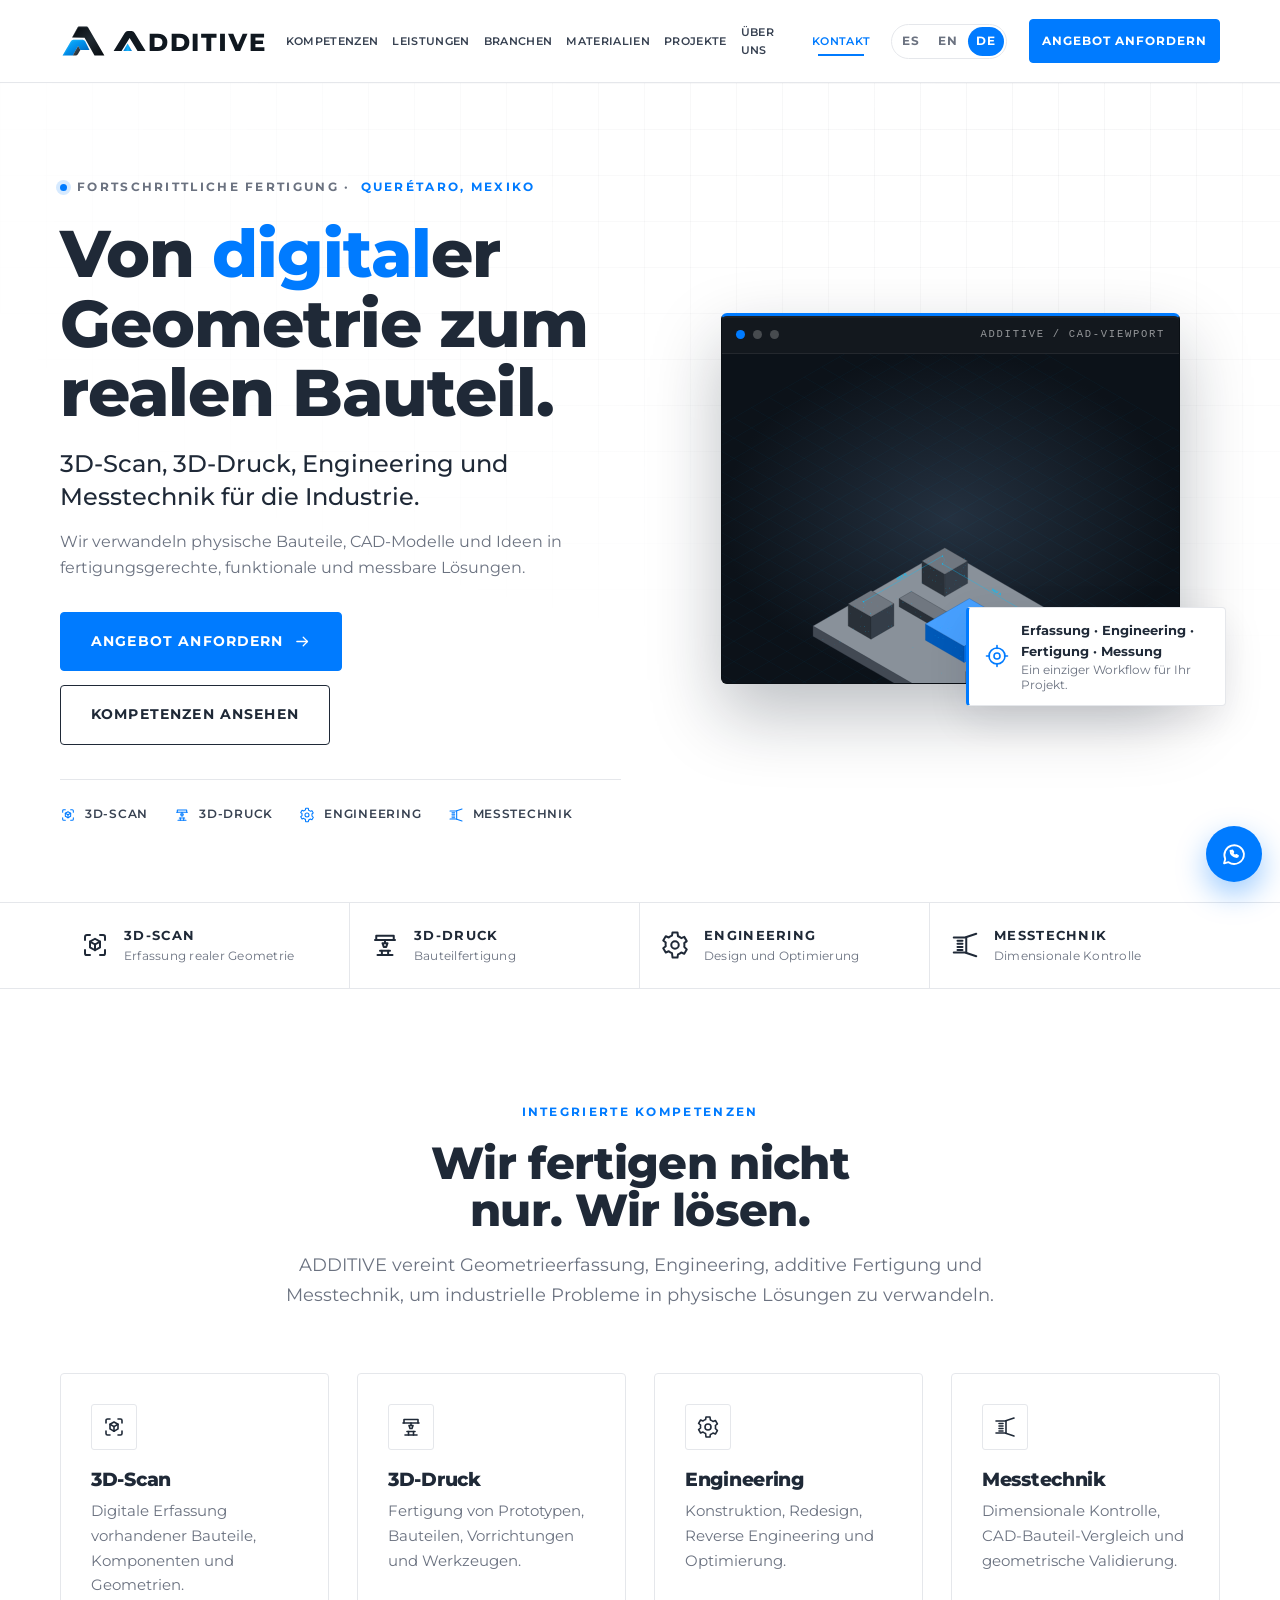
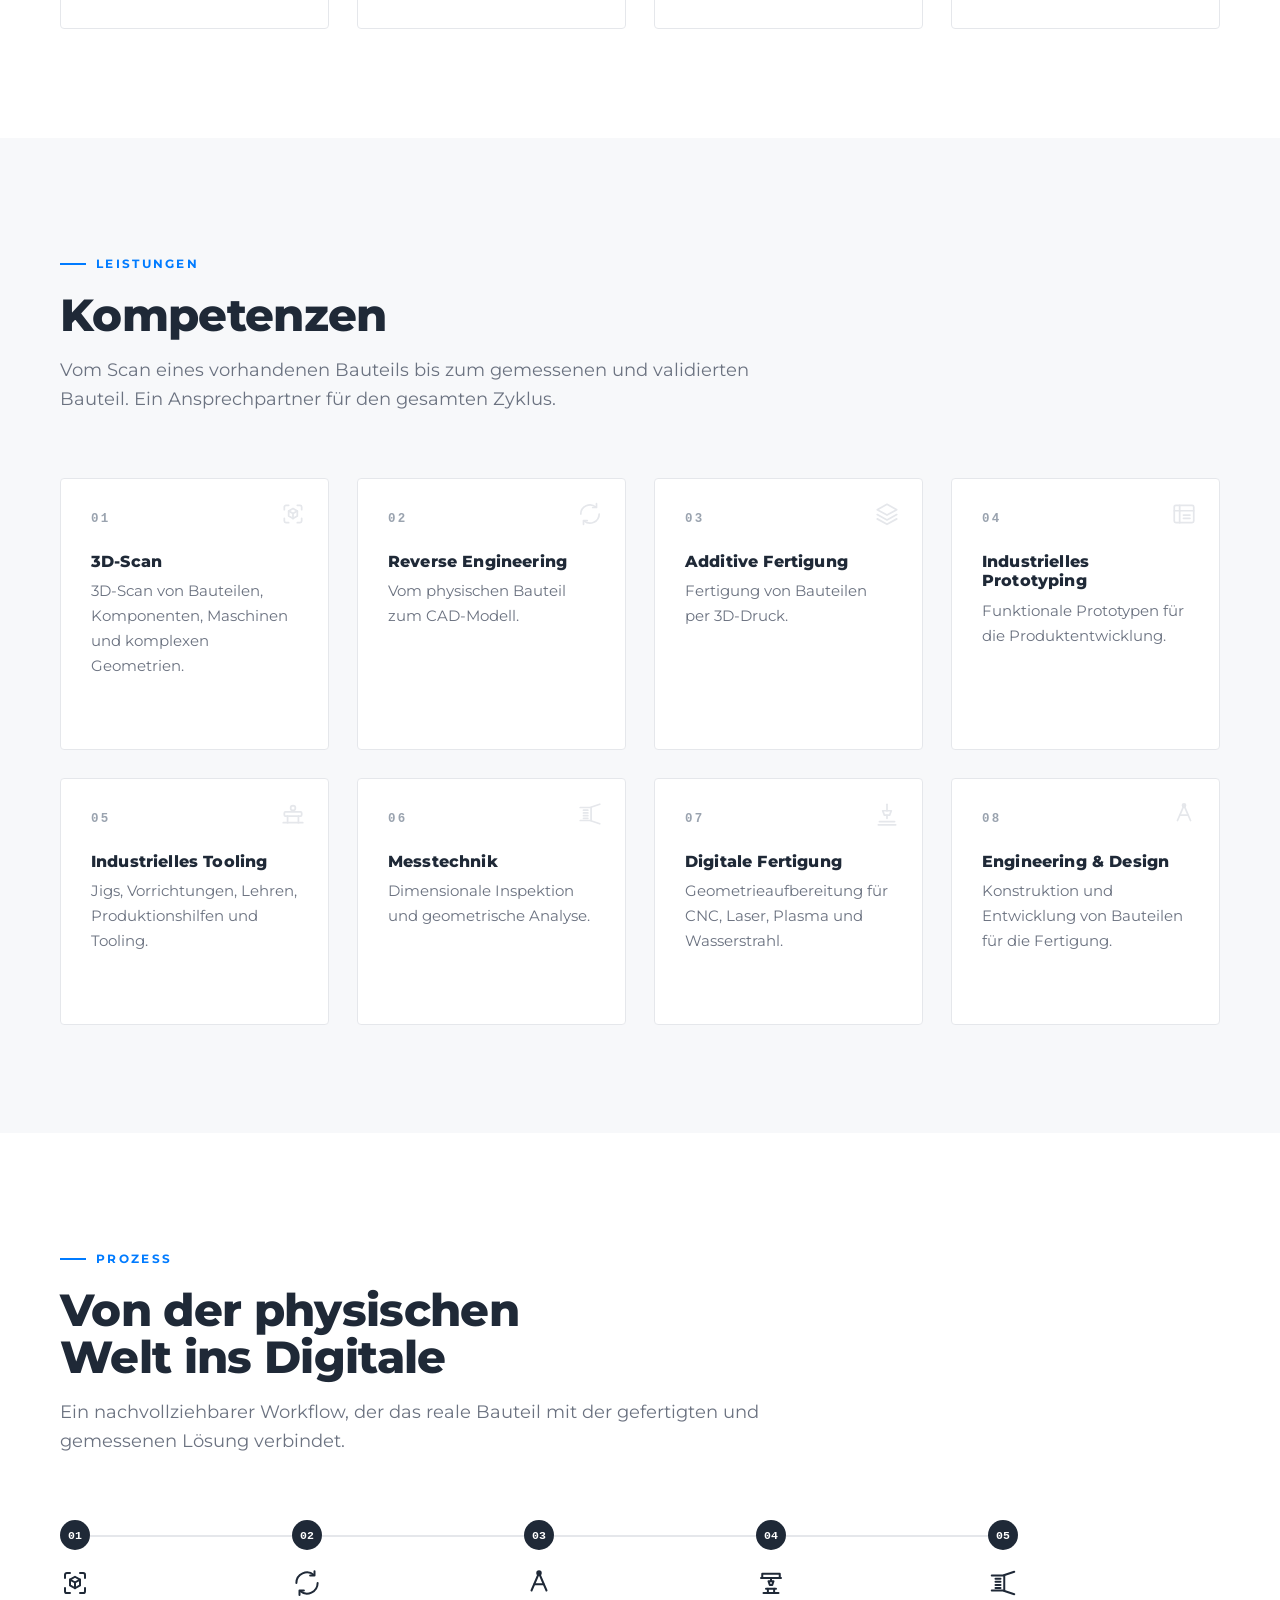
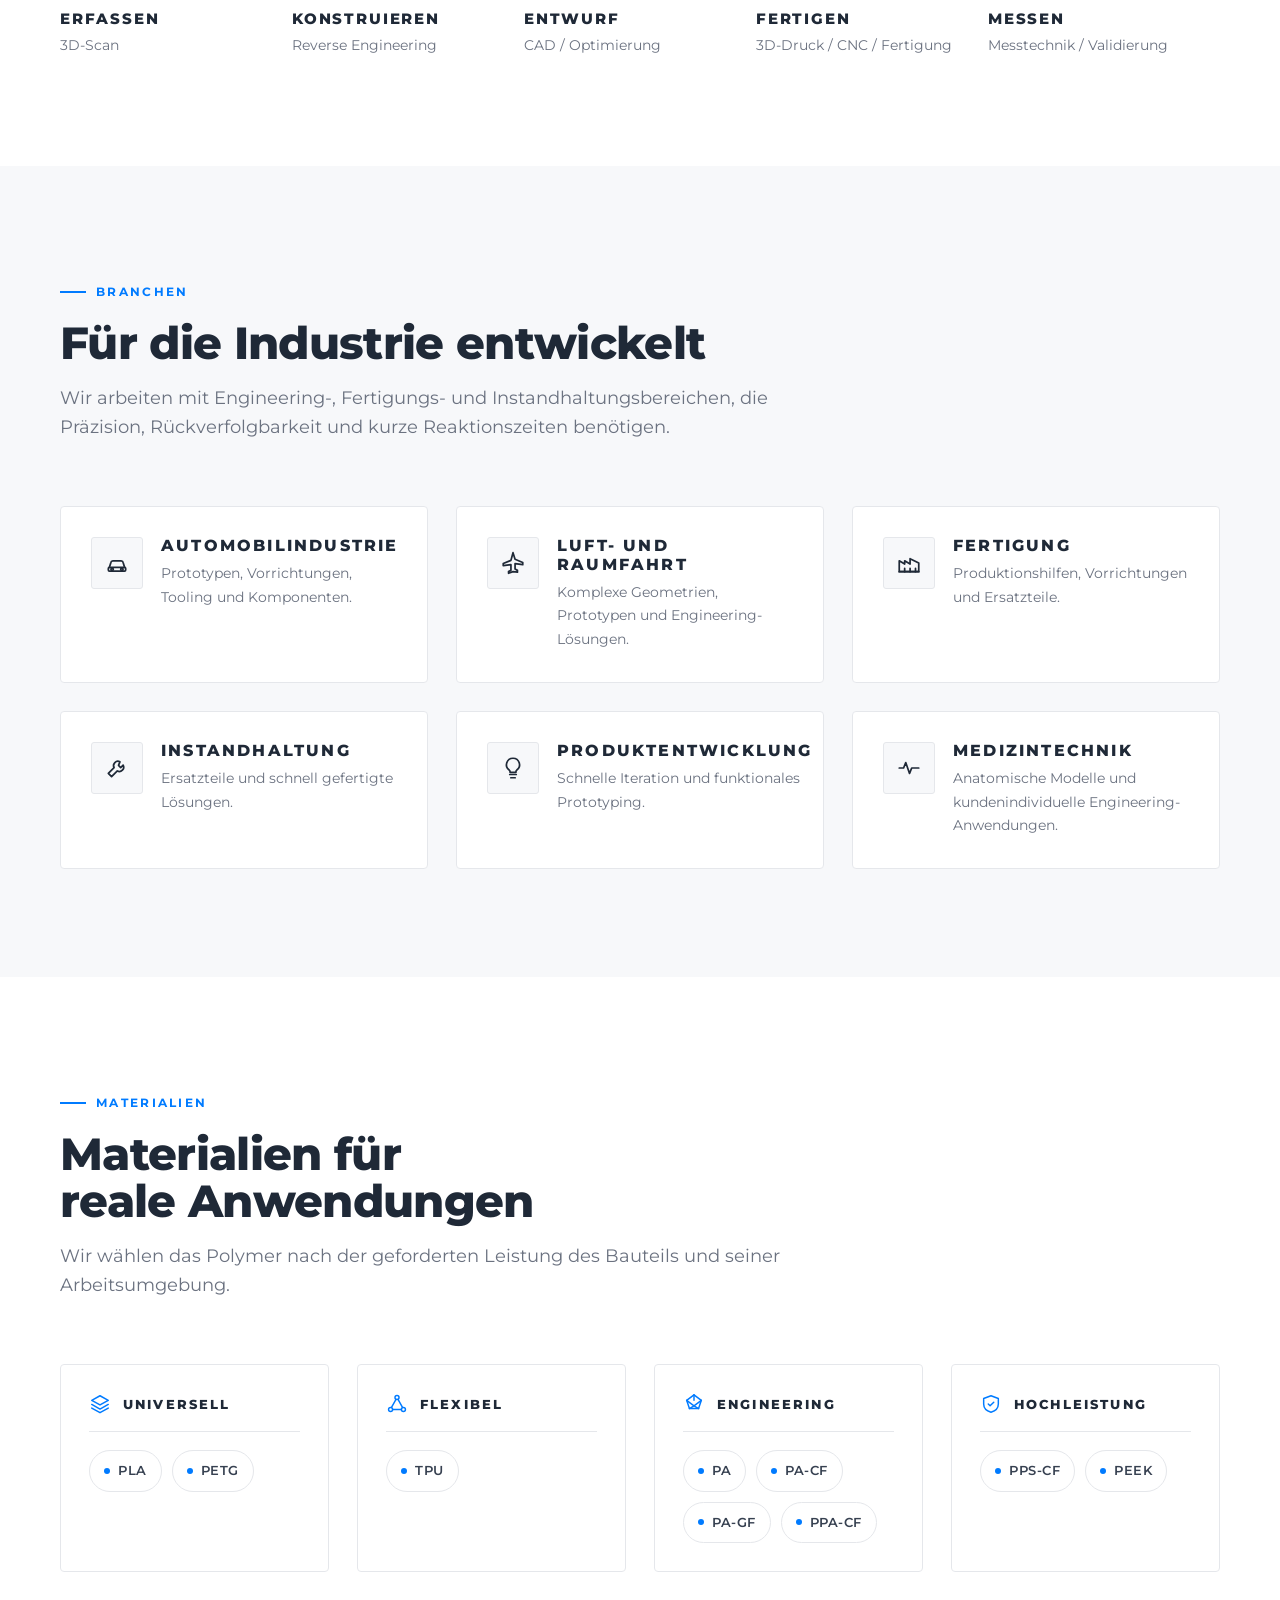
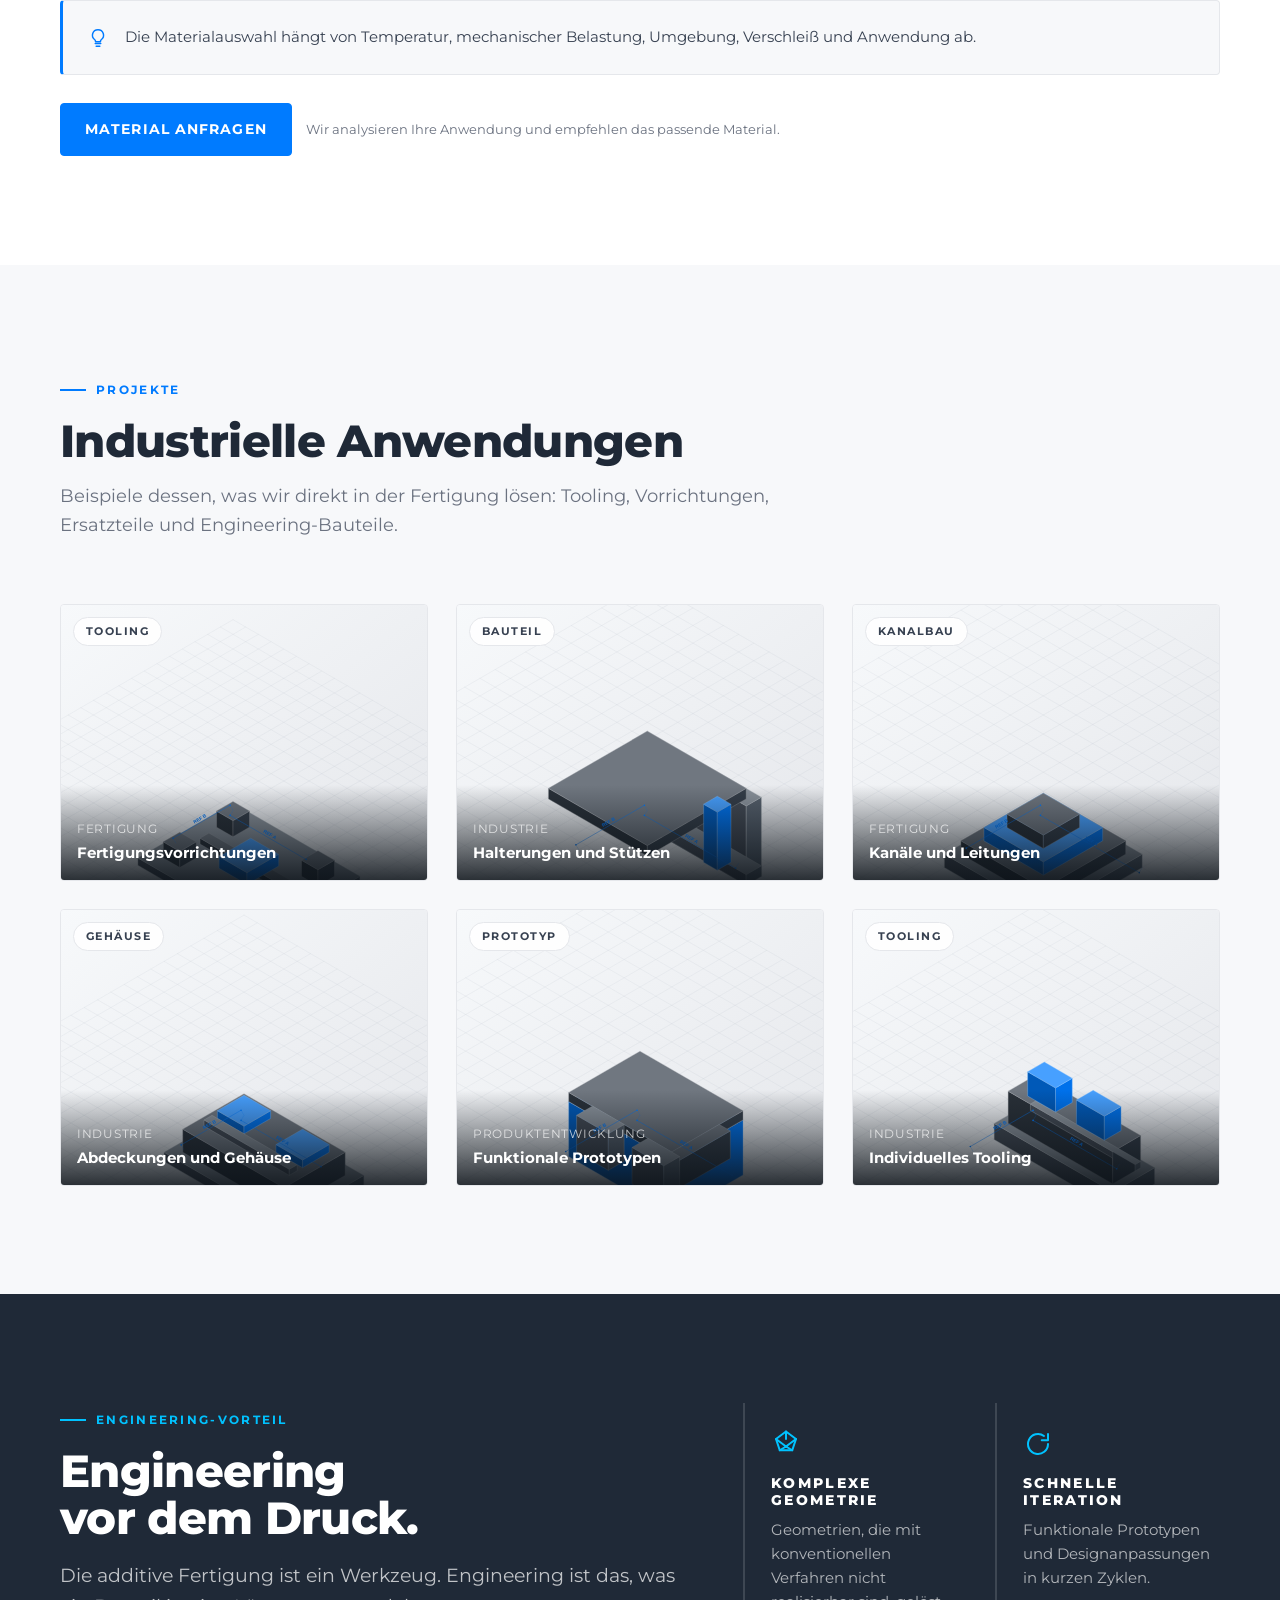
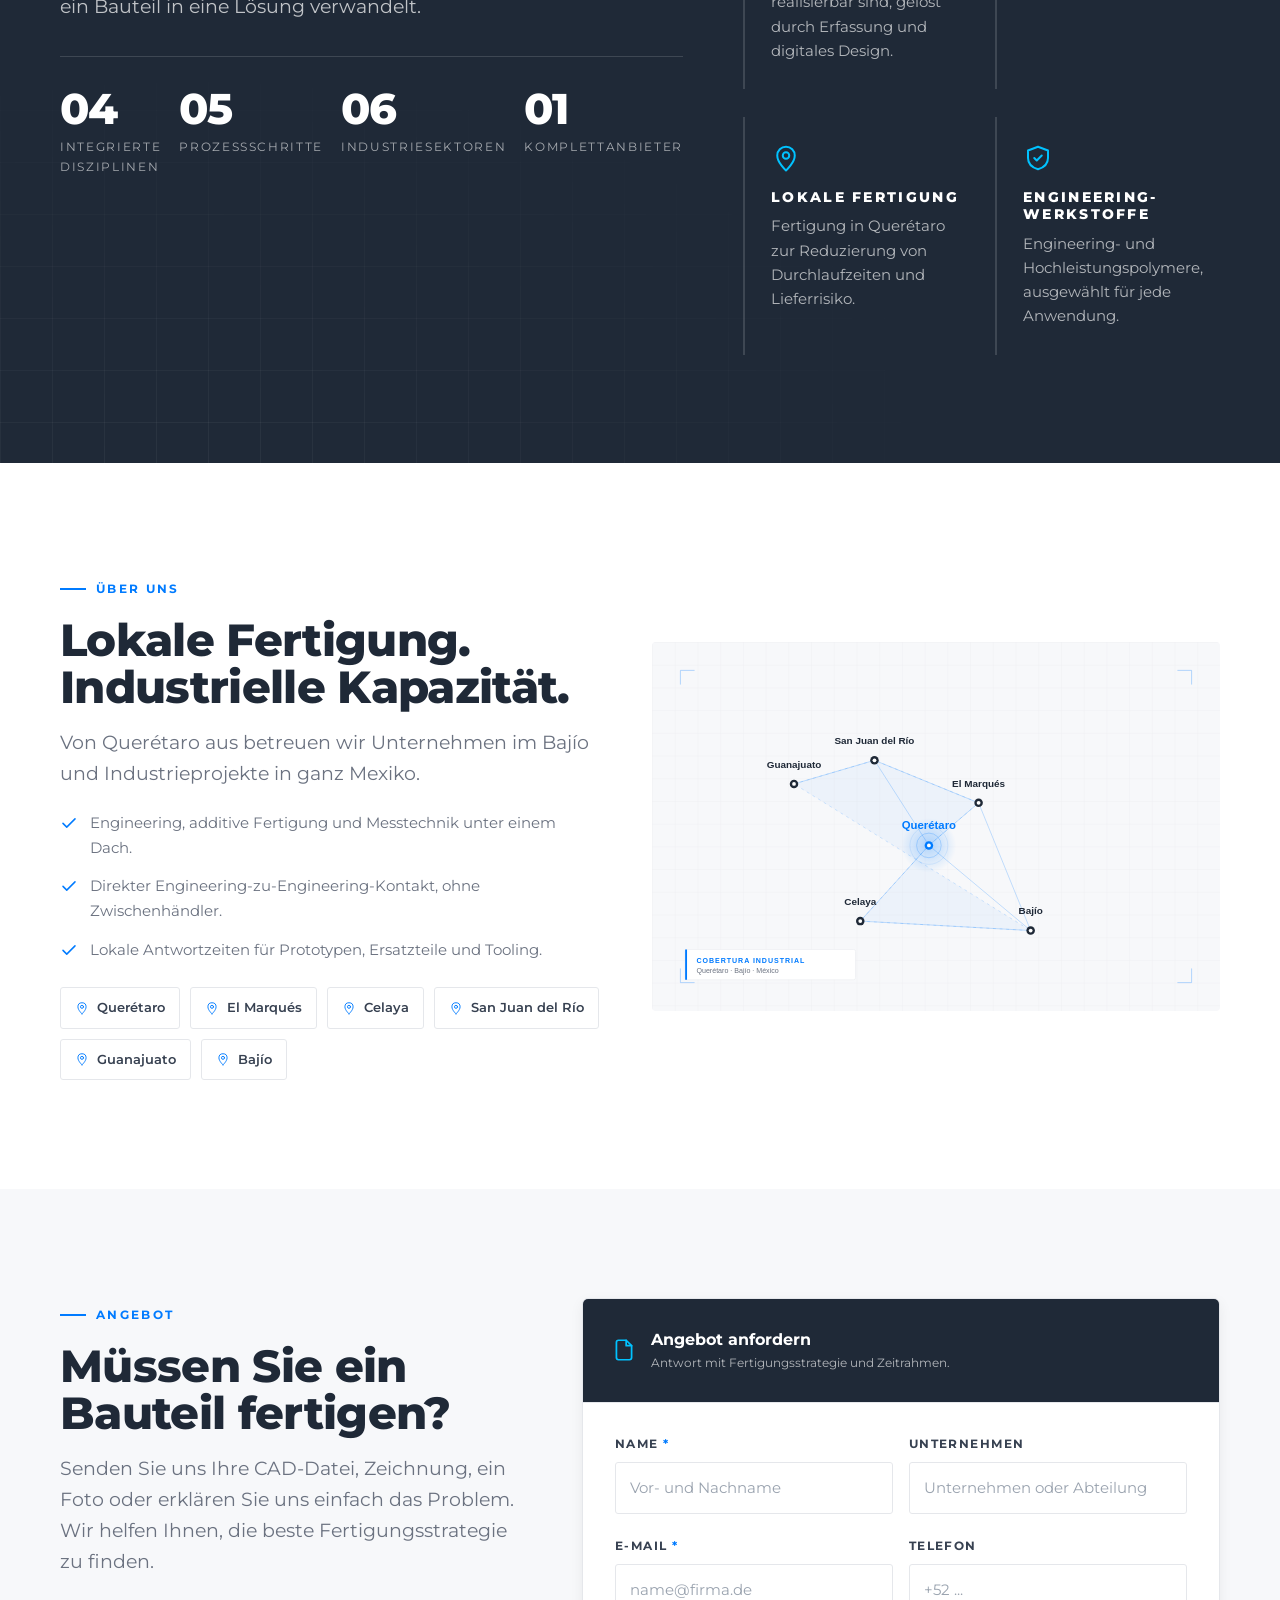
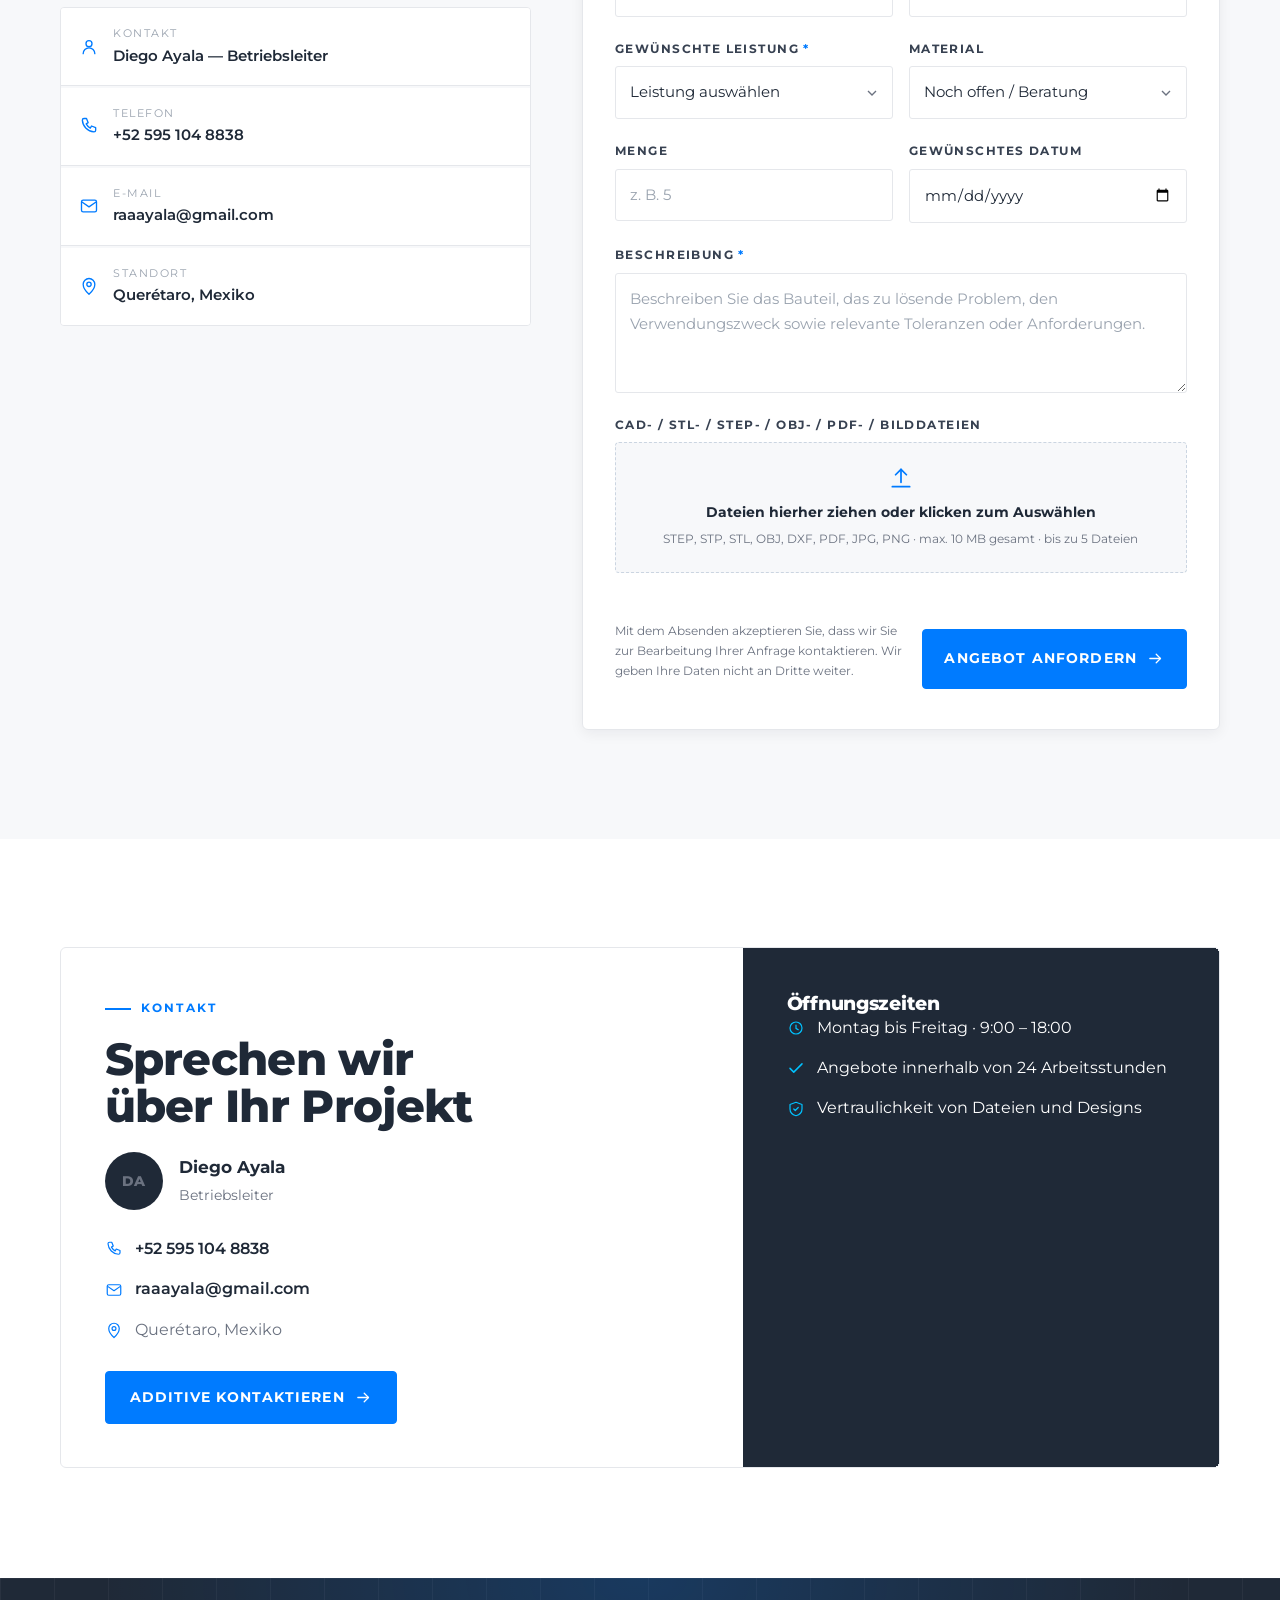
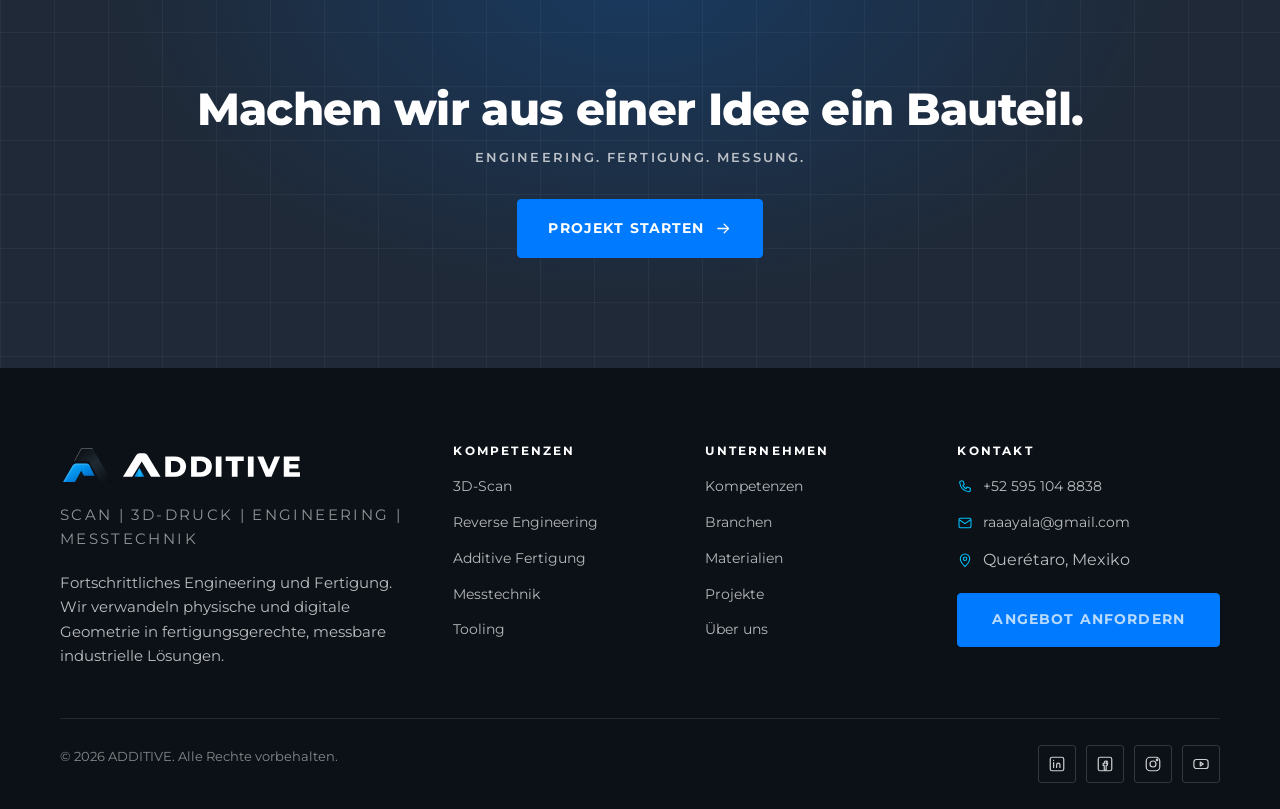
<file: de.html>
<!DOCTYPE html>
<html lang="de">
<head>
<meta charset="utf-8">
<meta name="viewport" content="width=device-width, initial-scale=1, viewport-fit=cover">
<title>ADDITIVE | Additive Fertigung, 3D-Scan & Engineering</title>
<meta name="description" content="ADDITIVE vereint 3D-Scanning, 3D-Druck, Engineering und Messtechnik, um industrielle Fertigungslösungen in Querétaro und Mexiko zu entwickeln.">
<meta name="keywords" content="additive Fertigung Querétaro, industrieller 3D-Druck Querétaro, industrieller 3D-Druck Mexiko, 3D-Scan Querétaro, Reverse Engineering Querétaro, 3D-Messtechnik Querétaro, industrielles Prototyping Querétaro, industrielle Vorrichtungen Querétaro, fortschrittliche Fertigung Querétaro">
<meta name="author" content="ADDITIVE">
<meta name="robots" content="index, follow, max-image-preview:large">
<meta name="theme-color" content="#1F2937">
<meta name="format-detection" content="telephone=no">
<link rel="canonical" href="https://additive.mx/de.html">
<link rel="alternate" hreflang="es-MX" href="https://additive.mx/">
<link rel="alternate" hreflang="en" href="https://additive.mx/en.html">
<link rel="alternate" hreflang="de" href="https://additive.mx/de.html">
<link rel="alternate" hreflang="x-default" href="https://additive.mx/">

<!-- Open Graph -->
<meta property="og:type" content="website">
<meta property="og:site_name" content="ADDITIVE">
<meta property="og:locale" content="de_DE">
<meta property="og:locale:alternate" content="es_MX">
<meta property="og:locale:alternate" content="en_US">
<meta property="og:title" content="ADDITIVE | Additive Fertigung, 3D-Scan & Engineering">
<meta property="og:description" content="3D-Scan, 3D-Druck, Engineering und Messtechnik für die Industrie. Von der digitalen Geometrie zum realen Bauteil.">
<meta property="og:url" content="https://additive.mx/de.html">
<meta property="og:image" content="https://additive.mx/assets/img/og-image.png">
<meta property="og:image:width" content="1200">
<meta property="og:image:height" content="630">
<meta property="og:image:alt" content="ADDITIVE — 3D-Scan, 3D-Druck, Engineering und Messtechnik">

<!-- Twitter -->
<meta name="twitter:card" content="summary_large_image">
<meta name="twitter:title" content="ADDITIVE | Additive Fertigung, 3D-Scan & Engineering">
<meta name="twitter:description" content="3D-Scan, 3D-Druck, Engineering und Messtechnik für die Industrie in Querétaro und Mexiko.">
<meta name="twitter:image" content="https://additive.mx/assets/img/og-image.png">

<!-- Icons / manifest -->
<link rel="icon" href="assets/img/favicon-32.png" sizes="32x32" type="image/png">
<link rel="icon" href="assets/img/favicon-16.png" sizes="16x16" type="image/png">
<link rel="icon" href="assets/img/additive-mark.svg" type="image/svg+xml">
<link rel="apple-touch-icon" href="assets/img/apple-touch-icon.png">
<link rel="manifest" href="site.webmanifest">

<!-- Fonts -->
<link rel="preload" href="assets/fonts/montserrat-latin.woff2" as="font" type="font/woff2" crossorigin>
<link rel="preload" href="assets/fonts/montserrat-latin-ext.woff2" as="font" type="font/woff2" crossorigin>
<link rel="stylesheet" href="assets/css/styles.css">

<!-- Preload hero visual (LCP candidate) -->
<link rel="preload" href="assets/img/hero-visual.svg" as="image" type="image/svg+xml">

<!-- Structured data -->
<script type="application/ld+json">
{
  "@context": "https://schema.org",
  "@type": "ProfessionalService",
  "name": "ADDITIVE",
  "description": "3D-Scan, 3D-Druck, Engineering und Messtechnik für die Industrie. Additive Fertigung und fortschrittliche Fertigung in Querétaro, Mexiko.",
  "slogan": "Von der digitalen Geometrie zum realen Bauteil.",
  "url": "https://additive.mx/de.html",
  "logo": "https://additive.mx/assets/img/additive-logo-horizontal.png",
  "image": "https://additive.mx/assets/img/og-image.png",
  "telephone": "+525951048838",
  "email": "raaayala@gmail.com",
  "areaServed": ["Querétaro", "El Marqués", "Celaya", "San Juan del Río", "Guanajuato", "Bajío", "México"],
  "address": { "@type": "PostalAddress", "addressLocality": "Querétaro", "addressRegion": "QRO", "addressCountry": "MX" },
  "knowsAbout": ["3D-Scan","Reverse Engineering","Additive Fertigung","Industrieller 3D-Druck","3D-Messtechnik","Industrielles Prototyping","Tooling und Vorrichtungen","Digitale Fertigung"],
  "makesOffer": [
    { "@type": "Offer", "itemOffered": { "@type": "Service", "name": "3D-Scan" } },
    { "@type": "Offer", "itemOffered": { "@type": "Service", "name": "Reverse Engineering" } },
    { "@type": "Offer", "itemOffered": { "@type": "Service", "name": "Additive Fertigung" } },
    { "@type": "Offer", "itemOffered": { "@type": "Service", "name": "Messtechnik" } }
  ]
}
</script>
</head>
<body>

<a class="skip" href="#inicio">Zum Inhalt springen</a>

<!-- ================= ICON SPRITE ================= -->
<svg xmlns="http://www.w3.org/2000/svg" style="position:absolute;width:0;height:0;overflow:hidden" aria-hidden="true" focusable="false">
  <defs>
    <g id="_stroke" fill="none" stroke="currentColor" stroke-width="1.6" stroke-linecap="round" stroke-linejoin="round"></g>
  </defs>

  <symbol id="i-scan" viewBox="0 0 24 24" fill="none" stroke="currentColor" stroke-width="1.6" stroke-linecap="round" stroke-linejoin="round">
    <path d="M4 8V5.5A1.5 1.5 0 0 1 5.5 4H8"/><path d="M16 4h2.5A1.5 1.5 0 0 1 20 5.5V8"/>
    <path d="M20 16v2.5a1.5 1.5 0 0 1-1.5 1.5H16"/><path d="M8 20H5.5A1.5 1.5 0 0 1 4 18.5V16"/>
    <path d="M12 7l4 2.3v4.6L12 16.2l-4-2.3V9.3z"/><path d="M8 9.3l4 2.3 4-2.3"/><path d="M12 11.6v4.6"/>
  </symbol>

  <symbol id="i-print" viewBox="0 0 24 24" fill="none" stroke="currentColor" stroke-width="1.6" stroke-linecap="round" stroke-linejoin="round">
    <path d="M5 8V4.5h14V8"/><path d="M4 8h16"/><path d="M12 8v2.5"/>
    <path d="M10 10.5h4l-1 3h-2z"/><path d="M6 20h12"/><path d="M8 16.5h8"/><path d="M9.5 20v-3.5M14.5 20v-3.5"/>
  </symbol>

  <symbol id="i-gear" viewBox="0 0 24 24" fill="none" stroke="currentColor" stroke-width="1.6" stroke-linecap="round" stroke-linejoin="round">
    <path d="M19.4 13.5a7.5 7.5 0 0 0 0-3l2-1.6-2-3.4-2.4 1a7.5 7.5 0 0 0-2.6-1.5L14 2h-4l-.4 2.5A7.5 7.5 0 0 0 7 6L4.6 5l-2 3.4 2 1.6a7.5 7.5 0 0 0 0 3l-2 1.6 2 3.4 2.4-1a7.5 7.5 0 0 0 2.6 1.5L10 22h4l.4-2.5a7.5 7.5 0 0 0 2.6-1.5l2.4 1 2-3.4z"/>
    <circle cx="12" cy="12" r="3"/>
  </symbol>

  <symbol id="i-caliper" viewBox="0 0 24 24" fill="none" stroke="currentColor" stroke-width="1.6" stroke-linecap="round" stroke-linejoin="round">
    <path d="M3 6h9l9-3"/><path d="M3 18h9l9 3"/><path d="M13 6v12"/><path d="M6 8.5h4M6 11h4M6 13.5h4M6 16h4"/>
  </symbol>

  <symbol id="i-reverse" viewBox="0 0 24 24" fill="none" stroke="currentColor" stroke-width="1.6" stroke-linecap="round" stroke-linejoin="round">
    <path d="M3.5 12a8.5 8.5 0 0 1 14-6.4"/><path d="M18 2.5V6h-3.5"/>
    <path d="M20.5 12a8.5 8.5 0 0 1-14 6.4"/><path d="M6 21.5V18h3.5"/>
  </symbol>

  <symbol id="i-layers" viewBox="0 0 24 24" fill="none" stroke="currentColor" stroke-width="1.6" stroke-linecap="round" stroke-linejoin="round">
    <path d="M12 3l9 5-9 5-9-5z"/><path d="M3 12.5l9 5 9-5"/><path d="M3 16.5l9 5 9-5"/>
  </symbol>

  <symbol id="i-blueprint" viewBox="0 0 24 24" fill="none" stroke="currentColor" stroke-width="1.6" stroke-linecap="round" stroke-linejoin="round">
    <rect x="3" y="4" width="18" height="16" rx="1.5"/><path d="M3 9h18"/><path d="M8 9v11"/>
    <path d="M11.5 13h6M11.5 16h6"/><path d="M8 4v5"/>
  </symbol>

  <symbol id="i-jig" viewBox="0 0 24 24" fill="none" stroke="currentColor" stroke-width="1.6" stroke-linecap="round" stroke-linejoin="round">
    <rect x="4" y="10" width="16" height="4" rx="1"/><path d="M7 14v6M17 14v6"/><path d="M3 20h18"/><circle cx="12" cy="6.5" r="2.2"/>
  </symbol>

  <symbol id="i-cnc" viewBox="0 0 24 24" fill="none" stroke="currentColor" stroke-width="1.6" stroke-linecap="round" stroke-linejoin="round">
    <path d="M12 3v6"/><path d="M8 9h8l-1.6 4h-4.8z"/><path d="M12 13v3"/>
    <path d="M5 19h14"/><path d="M4 22h16"/>
  </symbol>

  <symbol id="i-compass" viewBox="0 0 24 24" fill="none" stroke="currentColor" stroke-width="1.6" stroke-linecap="round" stroke-linejoin="round">
    <path d="M12 4l6 14"/><path d="M12 4L6 18"/><path d="M8.4 13h7.2"/><circle cx="12" cy="4" r="1.4"/>
  </symbol>

  <symbol id="i-car" viewBox="0 0 24 24" fill="none" stroke="currentColor" stroke-width="1.6" stroke-linecap="round" stroke-linejoin="round">
    <path d="M5 16l1.3-4.3A2 2 0 0 1 8.2 10h7.6a2 2 0 0 1 1.9 1.7L19 16"/>
    <rect x="4" y="16" width="16" height="3.5" rx="1"/><circle cx="7.5" cy="17.8" r="1.1"/><circle cx="16.5" cy="17.8" r="1.1"/>
  </symbol>

  <symbol id="i-plane" viewBox="0 0 24 24" fill="none" stroke="currentColor" stroke-width="1.6" stroke-linecap="round" stroke-linejoin="round">
    <path d="M12 2.5l1.9 6.1 7.1 2.9v2l-7.1-1v5.1l2.2 1.2v1.7L12 20l-4.1 1.5v-1.7l2.2-1.2v-5.1l-7.1 1v-2l7.1-2.9z"/>
  </symbol>

  <symbol id="i-factory" viewBox="0 0 24 24" fill="none" stroke="currentColor" stroke-width="1.6" stroke-linecap="round" stroke-linejoin="round">
    <path d="M3 20V10l5 3V10l5 3V8l8 4v8z"/><path d="M3 20h18"/><path d="M8 20v-3M13 20v-3M18 20v-3"/>
  </symbol>

  <symbol id="i-wrench" viewBox="0 0 24 24" fill="none" stroke="currentColor" stroke-width="1.6" stroke-linecap="round" stroke-linejoin="round">
    <path d="M14.7 6.3a4 4 0 0 0-5.4 5.4L4 17l3 3 5.3-5.3a4 4 0 0 0 5.4-5.4l-2.3 2.3-2-2z"/>
  </symbol>

  <symbol id="i-bulb" viewBox="0 0 24 24" fill="none" stroke="currentColor" stroke-width="1.6" stroke-linecap="round" stroke-linejoin="round">
    <path d="M9 18h6"/><path d="M10 21h4"/><path d="M12 3a6 6 0 0 1 3.5 10.9c-.5.4-.8 1-.8 1.6V16h-5.4v-.5c0-.6-.3-1.2-.8-1.6A6 6 0 0 1 12 3z"/>
  </symbol>

  <symbol id="i-ecg" viewBox="0 0 24 24" fill="none" stroke="currentColor" stroke-width="1.6" stroke-linecap="round" stroke-linejoin="round">
    <path d="M3 12h4l2-5 3.5 10 2-5H21"/>
  </symbol>

  <symbol id="i-solid" viewBox="0 0 24 24" fill="none" stroke="currentColor" stroke-width="1.6" stroke-linecap="round" stroke-linejoin="round">
    <path d="M12 2l8 6-3 9H7L4 8z"/><path d="M12 2v6M4 8l8 6M20 8l-8 6M7 17l5-3 5 3"/>
  </symbol>

  <symbol id="i-iteration" viewBox="0 0 24 24" fill="none" stroke="currentColor" stroke-width="1.6" stroke-linecap="round" stroke-linejoin="round">
    <path d="M20 12a8 8 0 1 1-3.2-6.4"/><path d="M20 4v5h-5"/>
  </symbol>

  <symbol id="i-pin" viewBox="0 0 24 24" fill="none" stroke="currentColor" stroke-width="1.6" stroke-linecap="round" stroke-linejoin="round">
    <path d="M12 22s7-6.2 7-12a7 7 0 1 0-14 0c0 5.8 7 12 7 12z"/><circle cx="12" cy="10" r="2.6"/>
  </symbol>

  <symbol id="i-molecule" viewBox="0 0 24 24" fill="none" stroke="currentColor" stroke-width="1.6" stroke-linecap="round" stroke-linejoin="round">
    <circle cx="12" cy="5" r="2.2"/><circle cx="5" cy="18" r="2.2"/><circle cx="19" cy="18" r="2.2"/>
    <path d="M10.9 6.9L6 15.7M13.1 6.9L18 15.7M7.2 18h9.6"/>
  </symbol>

  <symbol id="i-target" viewBox="0 0 24 24" fill="none" stroke="currentColor" stroke-width="1.6" stroke-linecap="round" stroke-linejoin="round">
    <circle cx="12" cy="12" r="8"/><circle cx="12" cy="12" r="3"/>
    <path d="M12 1.5v3M12 19.5v3M1.5 12h3M19.5 12h3"/>
  </symbol>

  <symbol id="i-shield" viewBox="0 0 24 24" fill="none" stroke="currentColor" stroke-width="1.6" stroke-linecap="round" stroke-linejoin="round">
    <path d="M12 3l8 3v6c0 4.5-3.2 7.6-8 9-4.8-1.4-8-4.5-8-9V6z"/><path d="M9 12l2 2 4-4"/>
  </symbol>

  <symbol id="i-upload" viewBox="0 0 24 24" fill="none" stroke="currentColor" stroke-width="1.6" stroke-linecap="round" stroke-linejoin="round">
    <path d="M12 16V4"/><path d="M7 9l5-5 5 5"/><path d="M4 20h16"/>
  </symbol>

  <symbol id="i-file" viewBox="0 0 24 24" fill="none" stroke="currentColor" stroke-width="1.6" stroke-linecap="round" stroke-linejoin="round">
    <path d="M14 3H7a2 2 0 0 0-2 2v14a2 2 0 0 0 2 2h10a2 2 0 0 0 2-2V8z"/><path d="M14 3v5h5"/>
  </symbol>

  <symbol id="i-x" viewBox="0 0 24 24" fill="none" stroke="currentColor" stroke-width="2" stroke-linecap="round" stroke-linejoin="round"><path d="M6 6l12 12M18 6L6 18"/></symbol>
  <symbol id="i-arrow" viewBox="0 0 24 24" fill="none" stroke="currentColor" stroke-width="1.8" stroke-linecap="round" stroke-linejoin="round"><path d="M4 12h15"/><path d="M13 6l6 6-6 6"/></symbol>
  <symbol id="i-check" viewBox="0 0 24 24" fill="none" stroke="currentColor" stroke-width="2" stroke-linecap="round" stroke-linejoin="round"><path d="M4 12.5l5 5L20 6.5"/></symbol>
  <symbol id="i-phone" viewBox="0 0 24 24" fill="none" stroke="currentColor" stroke-width="1.6" stroke-linecap="round" stroke-linejoin="round"><path d="M6 3h3l2 5-2.4 1.5a12 12 0 0 0 5 5L15 12l5 2v3a2 2 0 0 1-2 2A15 15 0 0 1 4 5a2 2 0 0 1 2-2z"/></symbol>
  <symbol id="i-mail" viewBox="0 0 24 24" fill="none" stroke="currentColor" stroke-width="1.6" stroke-linecap="round" stroke-linejoin="round"><rect x="3" y="5" width="18" height="14" rx="2"/><path d="M4 7.5l8 5.5 8-5.5"/></symbol>
  <symbol id="i-clock" viewBox="0 0 24 24" fill="none" stroke="currentColor" stroke-width="1.6" stroke-linecap="round" stroke-linejoin="round"><circle cx="12" cy="12" r="8"/><path d="M12 8v4.5l3 1.8"/></symbol>
  <symbol id="i-user" viewBox="0 0 24 24" fill="none" stroke="currentColor" stroke-width="1.6" stroke-linecap="round" stroke-linejoin="round"><circle cx="12" cy="8" r="3.6"/><path d="M5 20a7 7 0 0 1 14 0"/></symbol>
  <symbol id="i-wa" viewBox="0 0 24 24" fill="none" stroke="currentColor" stroke-width="1.6" stroke-linecap="round" stroke-linejoin="round"><path d="M20.5 11.7A8.4 8.4 0 0 1 7.3 19L3.5 20l1-3.7A8.4 8.4 0 1 1 20.5 11.7z"/><path d="M9 9.2c0 3 2.4 5.4 5.4 5.4.6 0 1-.4 1-1l-1.5-.8-1 .7c-1-.4-1.8-1.2-2.2-2.2l.7-1L10.6 9c-.6 0-1 .4-1 .9z"/></symbol>
  <symbol id="i-linkedin" viewBox="0 0 24 24" fill="none" stroke="currentColor" stroke-width="1.6" stroke-linecap="round" stroke-linejoin="round"><rect x="3" y="3" width="18" height="18" rx="2.5"/><path d="M7.5 10v6.5M7.5 7.2v.01M11.5 16.5V13a2.2 2.2 0 0 1 4.4 0v3.5"/></symbol>
  <symbol id="i-facebook" viewBox="0 0 24 24" fill="none" stroke="currentColor" stroke-width="1.6" stroke-linecap="round" stroke-linejoin="round"><rect x="3" y="3" width="18" height="18" rx="2.5"/><path d="M14.5 8H13a2 2 0 0 0-2 2v1.5H9.5V14H11v6h2.5v-6H15l.5-2.5h-2V10a.5.5 0 0 1 .5-.5h1.5z"/></symbol>
  <symbol id="i-instagram" viewBox="0 0 24 24" fill="none" stroke="currentColor" stroke-width="1.6" stroke-linecap="round" stroke-linejoin="round"><rect x="3" y="3" width="18" height="18" rx="5"/><circle cx="12" cy="12" r="4"/><circle cx="17.4" cy="6.6" r="1"/></symbol>
  <symbol id="i-youtube" viewBox="0 0 24 24" fill="none" stroke="currentColor" stroke-width="1.6" stroke-linecap="round" stroke-linejoin="round"><rect x="2.5" y="6" width="19" height="12" rx="3.5"/><path d="M11 9.5l4 2.5-4 2.5z"/></symbol>
  <symbol id="i-chevron" viewBox="0 0 24 24" fill="none" stroke="currentColor" stroke-width="1.8" stroke-linecap="round" stroke-linejoin="round"><path d="M9 6l6 6-6 6"/></symbol>
</svg>

<!-- ================= HEADER ================= -->
<header class="header" id="header">
  <div class="container header__inner">
    <a class="header__logo" href="#inicio" aria-label="ADDITIVE — Startseite">
      <img src="assets/img/additive-logo-horizontal.svg" alt="ADDITIVE — 3D-Scan, 3D-Druck, Engineering und Messtechnik" width="207" height="34">
    </a>

    <nav class="nav" aria-label="Hauptnavigation">
      <ul class="nav__list">
        <li><a class="nav__link" href="#capacidades">Kompetenzen</a></li>
        <li><a class="nav__link" href="#servicios">Leistungen</a></li>
        <li><a class="nav__link" href="#industrias">Branchen</a></li>
        <li><a class="nav__link" href="#materiales">Materialien</a></li>
        <li><a class="nav__link" href="#proyectos">Projekte</a></li>
        <li><a class="nav__link" href="#nosotros">Über uns</a></li>
        <li><a class="nav__link" href="#contacto">Kontakt</a></li>
      </ul>
    </nav>

    <div class="lang" role="group" aria-label="Idioma / Language / Sprache">
      <a class="lang__opt" href="index.html" hreflang="es">ES</a>
      <a class="lang__opt" href="en.html" hreflang="en">EN</a>
      <a class="lang__opt is-active" href="de.html" hreflang="de" aria-current="true">DE</a>
    </div>

    <a class="btn btn--primary header__cta" href="#cotizacion">Angebot anfordern</a>

    <button class="burger" type="button" aria-label="Menü öffnen" aria-expanded="false" aria-controls="drawer">
      <span></span>
    </button>
  </div>
</header>

<!-- Mobile drawer -->
<div class="drawer" id="drawer" role="dialog" aria-modal="true" aria-label="Navigationsmenü">
  <nav class="drawer__nav" aria-label="Mobile Navigation">
    <a class="drawer__link" href="#capacidades">Kompetenzen <svg><use href="#i-chevron"/></svg></a>
    <a class="drawer__link" href="#servicios">Leistungen <svg><use href="#i-chevron"/></svg></a>
    <a class="drawer__link" href="#industrias">Branchen <svg><use href="#i-chevron"/></svg></a>
    <a class="drawer__link" href="#materiales">Materialien <svg><use href="#i-chevron"/></svg></a>
    <a class="drawer__link" href="#proyectos">Projekte <svg><use href="#i-chevron"/></svg></a>
    <a class="drawer__link" href="#nosotros">Über uns <svg><use href="#i-chevron"/></svg></a>
    <a class="drawer__link" href="#contacto">Kontakt <svg><use href="#i-chevron"/></svg></a>
  </nav>
  <div class="drawer__foot">
    <a class="btn btn--primary btn--block" href="#cotizacion">Angebot anfordern</a>
    <div class="lang lang--drawer" role="group" aria-label="Idioma / Language / Sprache">
      <a class="lang__opt" href="index.html" hreflang="es">ES</a>
      <a class="lang__opt" href="en.html" hreflang="en">EN</a>
      <a class="lang__opt is-active" href="de.html" hreflang="de" aria-current="true">DE</a>
    </div>
    <div class="drawer__meta">
      <a href="tel:+525951048838">+52 595 104 8838</a> · <a href="mailto:raaayala@gmail.com">raaayala@gmail.com</a>
    </div>
  </div>
</div>

<main id="inicio">

  <!-- ================= HERO ================= -->
  <section class="hero" aria-labelledby="hero-title">
    <div class="container hero__inner">
      <div class="hero__copy">
        <span class="hero__eyebrow"><span class="hero__dot" aria-hidden="true"></span> Fortschrittliche Fertigung · <b>Querétaro, Mexiko</b></span>
        <h1 id="hero-title">Von <span class="hl">digital</span>er Geometrie zum realen Bauteil.</h1>
        <p class="hero__sub">3D-Scan, 3D-Druck, Engineering und Messtechnik für die Industrie.</p>
        <p class="hero__support">Wir verwandeln physische Bauteile, CAD-Modelle und Ideen in fertigungsgerechte, funktionale und messbare Lösungen.</p>

        <div class="btn-row hero__cta">
          <a class="btn btn--primary btn--lg" href="#cotizacion">Angebot anfordern <svg aria-hidden="true"><use href="#i-arrow"/></svg></a>
          <a class="btn btn--secondary btn--lg" href="#capacidades">Kompetenzen ansehen</a>
        </div>

        <ul class="hero__meta">
          <li class="hero__meta-item"><svg aria-hidden="true"><use href="#i-scan"/></svg> 3D-Scan</li>
          <li class="hero__meta-item"><svg aria-hidden="true"><use href="#i-print"/></svg> 3D-Druck</li>
          <li class="hero__meta-item"><svg aria-hidden="true"><use href="#i-gear"/></svg> Engineering</li>
          <li class="hero__meta-item"><svg aria-hidden="true"><use href="#i-caliper"/></svg> Messtechnik</li>
        </ul>
      </div>

      <div class="hero__visual reveal">
        <figure class="viewport viewport--hero" aria-label="Technische Ansicht eines gescannten, für die Fertigung vorbereiteten Engineering-Bauteils">
          <div class="viewport__bar" aria-hidden="true"><i></i><i></i><i></i><span>additive / cad-viewport</span></div>
          <img src="assets/img/hero-visual.svg" alt="Technischer Render einer Industrievorrichtung mit Punktwolke und Referenzebenen" width="1600" height="1150" fetchpriority="high" decoding="async">
        </figure>
        <div class="hero__badge">
          <svg aria-hidden="true"><use href="#i-target"/></svg>
          <div><b>Erfassung · Engineering · Fertigung · Messung</b><small>Ein einziger Workflow für Ihr Projekt.</small></div>
        </div>
      </div>
    </div>
  </section>

  <!-- ================= QUICK CAPABILITIES BAR ================= -->
  <section class="capbar" aria-label="Kernkompetenzen">
    <div class="container">
      <div class="capbar__grid">
        <a class="capbar__item" href="#servicios"><svg aria-hidden="true"><use href="#i-scan"/></svg><span><b>3D-Scan</b><small>Erfassung realer Geometrie</small></span></a>
        <a class="capbar__item" href="#servicios"><svg aria-hidden="true"><use href="#i-print"/></svg><span><b>3D-Druck</b><small>Bauteilfertigung</small></span></a>
        <a class="capbar__item" href="#servicios"><svg aria-hidden="true"><use href="#i-gear"/></svg><span><b>Engineering</b><small>Design und Optimierung</small></span></a>
        <a class="capbar__item" href="#servicios"><svg aria-hidden="true"><use href="#i-caliper"/></svg><span><b>Messtechnik</b><small>Dimensionale Kontrolle</small></span></a>
      </div>
    </div>
  </section>

  <!-- ================= VALUE PROPOSITION ================= -->
  <section class="section" id="capacidades" aria-labelledby="value-title">
    <div class="container">
      <div class="section-head section-head--center reveal">
        <span class="eyebrow eyebrow--plain">Integrierte Kompetenzen</span>
        <h2 id="value-title">Wir fertigen nicht nur. Wir lösen.</h2>
        <p>ADDITIVE vereint Geometrieerfassung, Engineering, additive Fertigung und Messtechnik, um industrielle Probleme in physische Lösungen zu verwandeln.</p>
      </div>

      <div class="grid grid--4">
        <article class="card reveal" data-delay="1">
          <div class="card__icon"><svg aria-hidden="true"><use href="#i-scan"/></svg></div>
          <h3>3D-Scan</h3>
          <p>Digitale Erfassung vorhandener Bauteile, Komponenten und Geometrien.</p>
        </article>
        <article class="card reveal" data-delay="2">
          <div class="card__icon"><svg aria-hidden="true"><use href="#i-print"/></svg></div>
          <h3>3D-Druck</h3>
          <p>Fertigung von Prototypen, Bauteilen, Vorrichtungen und Werkzeugen.</p>
        </article>
        <article class="card reveal" data-delay="3">
          <div class="card__icon"><svg aria-hidden="true"><use href="#i-gear"/></svg></div>
          <h3>Engineering</h3>
          <p>Konstruktion, Redesign, Reverse Engineering und Optimierung.</p>
        </article>
        <article class="card reveal" data-delay="4">
          <div class="card__icon"><svg aria-hidden="true"><use href="#i-caliper"/></svg></div>
          <h3>Messtechnik</h3>
          <p>Dimensionale Kontrolle, CAD-Bauteil-Vergleich und geometrische Validierung.</p>
        </article>
      </div>
    </div>
  </section>

  <!-- ================= SERVICES / CAPACIDADES ================= -->
  <section class="section section--soft" id="servicios" aria-labelledby="services-title">
    <div class="container">
      <div class="section-head reveal">
        <span class="eyebrow">Leistungen</span>
        <h2 id="services-title">Kompetenzen</h2>
        <p>Vom Scan eines vorhandenen Bauteils bis zum gemessenen und validierten Bauteil. Ein Ansprechpartner für den gesamten Zyklus.</p>
      </div>

      <div class="grid services-grid">
        <article class="card service reveal" data-delay="1">
          <span class="service__num">01</span>
          <svg class="service__icon" aria-hidden="true"><use href="#i-scan"/></svg>
          <h3>3D-Scan</h3>
          <p>3D-Scan von Bauteilen, Komponenten, Maschinen und komplexen Geometrien.</p>
          <a class="service__link" href="#cotizacion">Angebot anfordern <svg aria-hidden="true"><use href="#i-arrow"/></svg></a>
        </article>
        <article class="card service reveal" data-delay="2">
          <span class="service__num">02</span>
          <svg class="service__icon" aria-hidden="true"><use href="#i-reverse"/></svg>
          <h3>Reverse Engineering</h3>
          <p>Vom physischen Bauteil zum CAD-Modell.</p>
          <a class="service__link" href="#cotizacion">Angebot anfordern <svg aria-hidden="true"><use href="#i-arrow"/></svg></a>
        </article>
        <article class="card service reveal" data-delay="3">
          <span class="service__num">03</span>
          <svg class="service__icon" aria-hidden="true"><use href="#i-layers"/></svg>
          <h3>Additive Fertigung</h3>
          <p>Fertigung von Bauteilen per 3D-Druck.</p>
          <a class="service__link" href="#cotizacion">Angebot anfordern <svg aria-hidden="true"><use href="#i-arrow"/></svg></a>
        </article>
        <article class="card service reveal" data-delay="4">
          <span class="service__num">04</span>
          <svg class="service__icon" aria-hidden="true"><use href="#i-blueprint"/></svg>
          <h3>Industrielles Prototyping</h3>
          <p>Funktionale Prototypen für die Produktentwicklung.</p>
          <a class="service__link" href="#cotizacion">Angebot anfordern <svg aria-hidden="true"><use href="#i-arrow"/></svg></a>
        </article>
        <article class="card service reveal" data-delay="1">
          <span class="service__num">05</span>
          <svg class="service__icon" aria-hidden="true"><use href="#i-jig"/></svg>
          <h3>Industrielles Tooling</h3>
          <p>Jigs, Vorrichtungen, Lehren, Produktionshilfen und Tooling.</p>
          <a class="service__link" href="#cotizacion">Angebot anfordern <svg aria-hidden="true"><use href="#i-arrow"/></svg></a>
        </article>
        <article class="card service reveal" data-delay="2">
          <span class="service__num">06</span>
          <svg class="service__icon" aria-hidden="true"><use href="#i-caliper"/></svg>
          <h3>Messtechnik</h3>
          <p>Dimensionale Inspektion und geometrische Analyse.</p>
          <a class="service__link" href="#cotizacion">Angebot anfordern <svg aria-hidden="true"><use href="#i-arrow"/></svg></a>
        </article>
        <article class="card service reveal" data-delay="3">
          <span class="service__num">07</span>
          <svg class="service__icon" aria-hidden="true"><use href="#i-cnc"/></svg>
          <h3>Digitale Fertigung</h3>
          <p>Geometrieaufbereitung für CNC, Laser, Plasma und Wasserstrahl.</p>
          <a class="service__link" href="#cotizacion">Angebot anfordern <svg aria-hidden="true"><use href="#i-arrow"/></svg></a>
        </article>
        <article class="card service reveal" data-delay="4">
          <span class="service__num">08</span>
          <svg class="service__icon" aria-hidden="true"><use href="#i-compass"/></svg>
          <h3>Engineering &amp; Design</h3>
          <p>Konstruktion und Entwicklung von Bauteilen für die Fertigung.</p>
          <a class="service__link" href="#cotizacion">Angebot anfordern <svg aria-hidden="true"><use href="#i-arrow"/></svg></a>
        </article>
      </div>
    </div>
  </section>

  <!-- ================= PROCESS ================= -->
  <section class="section" id="proceso" aria-labelledby="process-title">
    <div class="container">
      <div class="section-head reveal">
        <span class="eyebrow">Prozess</span>
        <h2 id="process-title">Von der physischen Welt ins Digitale</h2>
        <p>Ein nachvollziehbarer Workflow, der das reale Bauteil mit der gefertigten und gemessenen Lösung verbindet.</p>
      </div>

      <ol class="process__track">
        <li class="step reveal" data-delay="1">
          <span class="step__num">01</span><span class="step__line" aria-hidden="true"></span>
          <svg class="step__icon" aria-hidden="true"><use href="#i-scan"/></svg>
          <h3>Erfassen</h3><p>3D-Scan</p>
        </li>
        <li class="step reveal" data-delay="2">
          <span class="step__num">02</span><span class="step__line" aria-hidden="true"></span>
          <svg class="step__icon" aria-hidden="true"><use href="#i-reverse"/></svg>
          <h3>Konstruieren</h3><p>Reverse Engineering</p>
        </li>
        <li class="step reveal" data-delay="3">
          <span class="step__num">03</span><span class="step__line" aria-hidden="true"></span>
          <svg class="step__icon" aria-hidden="true"><use href="#i-compass"/></svg>
          <h3>Entwurf</h3><p>CAD / Optimierung</p>
        </li>
        <li class="step reveal" data-delay="4">
          <span class="step__num">04</span><span class="step__line" aria-hidden="true"></span>
          <svg class="step__icon" aria-hidden="true"><use href="#i-print"/></svg>
          <h3>Fertigen</h3><p>3D-Druck / CNC / Fertigung</p>
        </li>
        <li class="step reveal" data-delay="5">
          <span class="step__num">05</span><span class="step__line" aria-hidden="true"></span>
          <svg class="step__icon" aria-hidden="true"><use href="#i-caliper"/></svg>
          <h3>Messen</h3><p>Messtechnik / Validierung</p>
        </li>
      </ol>
    </div>
  </section>

  <!-- ================= INDUSTRIES ================= -->
  <section class="section section--soft" id="industrias" aria-labelledby="industries-title">
    <div class="container">
      <div class="section-head reveal">
        <span class="eyebrow">Branchen</span>
        <h2 id="industries-title">Für die Industrie entwickelt</h2>
        <p>Wir arbeiten mit Engineering-, Fertigungs- und Instandhaltungsbereichen, die Präzision, Rückverfolgbarkeit und kurze Reaktionszeiten benötigen.</p>
      </div>

      <div class="grid grid--3">
        <article class="card industry reveal" data-delay="1">
          <span class="industry__icon"><svg aria-hidden="true"><use href="#i-car"/></svg></span>
          <div><h3>Automobilindustrie</h3><p>Prototypen, Vorrichtungen, Tooling und Komponenten.</p></div>
        </article>
        <article class="card industry reveal" data-delay="2">
          <span class="industry__icon"><svg aria-hidden="true"><use href="#i-plane"/></svg></span>
          <div><h3>Luft- und Raumfahrt</h3><p>Komplexe Geometrien, Prototypen und Engineering-Lösungen.</p></div>
        </article>
        <article class="card industry reveal" data-delay="3">
          <span class="industry__icon"><svg aria-hidden="true"><use href="#i-factory"/></svg></span>
          <div><h3>Fertigung</h3><p>Produktionshilfen, Vorrichtungen und Ersatzteile.</p></div>
        </article>
        <article class="card industry reveal" data-delay="1">
          <span class="industry__icon"><svg aria-hidden="true"><use href="#i-wrench"/></svg></span>
          <div><h3>Instandhaltung</h3><p>Ersatzteile und schnell gefertigte Lösungen.</p></div>
        </article>
        <article class="card industry reveal" data-delay="2">
          <span class="industry__icon"><svg aria-hidden="true"><use href="#i-bulb"/></svg></span>
          <div><h3>Produktentwicklung</h3><p>Schnelle Iteration und funktionales Prototyping.</p></div>
        </article>
        <article class="card industry reveal" data-delay="3">
          <span class="industry__icon"><svg aria-hidden="true"><use href="#i-ecg"/></svg></span>
          <div><h3>Medizintechnik</h3><p>Anatomische Modelle und kundenindividuelle Engineering-Anwendungen.</p></div>
        </article>
      </div>
    </div>
  </section>

  <!-- ================= MATERIALS ================= -->
  <section class="section" id="materiales" aria-labelledby="materials-title">
    <div class="container">
      <div class="section-head reveal">
        <span class="eyebrow">Materialien</span>
        <h2 id="materials-title">Materialien für reale Anwendungen</h2>
        <p>Wir wählen das Polymer nach der geforderten Leistung des Bauteils und seiner Arbeitsumgebung.</p>
      </div>

      <div class="grid grid--4">
        <div class="mat-group reveal" data-delay="1">
          <div class="mat-group__head"><svg aria-hidden="true"><use href="#i-layers"/></svg><h3>Universell</h3></div>
          <div class="mat-chips"><span class="chip">PLA</span><span class="chip">PETG</span></div>
        </div>
        <div class="mat-group reveal" data-delay="2">
          <div class="mat-group__head"><svg aria-hidden="true"><use href="#i-molecule"/></svg><h3>Flexibel</h3></div>
          <div class="mat-chips"><span class="chip">TPU</span></div>
        </div>
        <div class="mat-group reveal" data-delay="3">
          <div class="mat-group__head"><svg aria-hidden="true"><use href="#i-solid"/></svg><h3>Engineering</h3></div>
          <div class="mat-chips"><span class="chip">PA</span><span class="chip">PA-CF</span><span class="chip">PA-GF</span><span class="chip">PPA-CF</span></div>
        </div>
        <div class="mat-group reveal" data-delay="4">
          <div class="mat-group__head"><svg aria-hidden="true"><use href="#i-shield"/></svg><h3>Hochleistung</h3></div>
          <div class="mat-chips"><span class="chip">PPS-CF</span><span class="chip">PEEK</span></div>
        </div>
      </div>

      <div class="mat-note reveal">
        <svg aria-hidden="true"><use href="#i-bulb"/></svg>
        <p>Die Materialauswahl hängt von Temperatur, mechanischer Belastung, Umgebung, Verschleiß und Anwendung ab.</p>
      </div>

      <div class="mat-actions reveal">
        <a class="btn btn--primary" href="#cotizacion">Material anfragen</a>
        <small>Wir analysieren Ihre Anwendung und empfehlen das passende Material.</small>
      </div>
    </div>
  </section>

  <!-- ================= APPLICATIONS / PROYECTOS ================= -->
  <section class="section section--soft" id="proyectos" aria-labelledby="apps-title">
    <div class="container">
      <div class="section-head reveal">
        <span class="eyebrow">Projekte</span>
        <h2 id="apps-title">Industrielle Anwendungen</h2>
        <p>Beispiele dessen, was wir direkt in der Fertigung lösen: Tooling, Vorrichtungen, Ersatzteile und Engineering-Bauteile.</p>
      </div>

      <div class="gallery">
        <article class="shot reveal" data-delay="1">
          <div class="shot__media"><span class="shot__tag">Tooling</span><img src="assets/img/app-fixture.svg" alt="Fertigungsvorrichtung mit Grundplatte, Anschlägen und Spannelementen" width="1000" height="750" loading="lazy" decoding="async"></div>
          <div class="shot__cap"><small>Fertigung</small><b>Fertigungsvorrichtungen</b></div>
        </article>
        <article class="shot reveal" data-delay="2">
          <div class="shot__media"><span class="shot__tag">Bauteil</span><img src="assets/img/app-bracket.svg" alt="Struktureller Winkelträger mit Verstärkungsrippen" width="1000" height="750" loading="lazy" decoding="async"></div>
          <div class="shot__cap"><small>Industrie</small><b>Halterungen und Stützen</b></div>
        </article>
        <article class="shot reveal" data-delay="3">
          <div class="shot__media"><span class="shot__tag">Kanalbau</span><img src="assets/img/app-duct.svg" alt="Abgestufter Kanal für die Strömungsführung" width="1000" height="750" loading="lazy" decoding="async"></div>
          <div class="shot__cap"><small>Fertigung</small><b>Kanäle und Leitungen</b></div>
        </article>
        <article class="shot reveal" data-delay="1">
          <div class="shot__media"><span class="shot__tag">Gehäuse</span><img src="assets/img/app-cover.svg" alt="Technische Abdeckung mit Montagebossen und Verstärkungen" width="1000" height="750" loading="lazy" decoding="async"></div>
          <div class="shot__cap"><small>Industrie</small><b>Abdeckungen und Gehäuse</b></div>
        </article>
        <article class="shot reveal" data-delay="2">
          <div class="shot__media"><span class="shot__tag">Prototyp</span><img src="assets/img/app-prototype.svg" alt="Funktionaler Prototyp eines technischen Gehäuses" width="1000" height="750" loading="lazy" decoding="async"></div>
          <div class="shot__cap"><small>Produktentwicklung</small><b>Funktionale Prototypen</b></div>
        </article>
        <article class="shot reveal" data-delay="3">
          <div class="shot__media"><span class="shot__tag">Tooling</span><img src="assets/img/app-tooling.svg" alt="Werkzeugvorrichtung mit Führungen und Positionierelementen" width="1000" height="750" loading="lazy" decoding="async"></div>
          <div class="shot__cap"><small>Industrie</small><b>Individuelles Tooling</b></div>
        </article>
      </div>
    </div>
  </section>

  <!-- ================= ENGINEERING ADVANTAGE (dark) ================= -->
  <section class="section section--dark adv-dark" aria-labelledby="adv-title">
    <div class="container">
      <div class="adv-dark__grid">
        <div class="reveal">
          <span class="eyebrow">Engineering-Vorteil</span>
          <h2 id="adv-title">Engineering vor dem Druck.</h2>
          <p class="lead" style="color:rgba(255,255,255,.72); margin-top:18px">Die additive Fertigung ist ein Werkzeug. Engineering ist das, was ein Bauteil in eine Lösung verwandelt.</p>

          <div class="stat-row">
            <div class="stat"><b data-counter="4" data-pad="2">00</b><span>Integrierte Disziplinen</span></div>
            <div class="stat"><b data-counter="5" data-pad="2">00</b><span>Prozessschritte</span></div>
            <div class="stat"><b data-counter="6" data-pad="2">00</b><span>Industriesektoren</span></div>
            <div class="stat"><b data-counter="1" data-pad="2">00</b><span>Komplettanbieter</span></div>
          </div>
        </div>

        <div class="adv">
          <div class="adv__item reveal" data-delay="1">
            <svg aria-hidden="true"><use href="#i-solid"/></svg>
            <h3>Komplexe Geometrie</h3>
            <p>Geometrien, die mit konventionellen Verfahren nicht realisierbar sind, gelöst durch Erfassung und digitales Design.</p>
          </div>
          <div class="adv__item reveal" data-delay="2">
            <svg aria-hidden="true"><use href="#i-iteration"/></svg>
            <h3>Schnelle Iteration</h3>
            <p>Funktionale Prototypen und Designanpassungen in kurzen Zyklen.</p>
          </div>
          <div class="adv__item reveal" data-delay="3">
            <svg aria-hidden="true"><use href="#i-pin"/></svg>
            <h3>Lokale Fertigung</h3>
            <p>Fertigung in Querétaro zur Reduzierung von Durchlaufzeiten und Lieferrisiko.</p>
          </div>
          <div class="adv__item reveal" data-delay="4">
            <svg aria-hidden="true"><use href="#i-shield"/></svg>
            <h3>Engineering-Werkstoffe</h3>
            <p>Engineering- und Hochleistungspolymere, ausgewählt für jede Anwendung.</p>
          </div>
        </div>
      </div>
    </div>
  </section>

  <!-- ================= QUERÉTARO / BAJÍO ================= -->
  <section class="section" id="nosotros" aria-labelledby="region-title">
    <div class="container">
      <div class="region">
        <div class="reveal">
          <span class="eyebrow">Über uns</span>
          <h2 id="region-title">Lokale Fertigung. Industrielle Kapazität.</h2>
          <p class="lead" style="margin-top:16px">Von Querétaro aus betreuen wir Unternehmen im Bajío und Industrieprojekte in ganz Mexiko.</p>

          <ul class="region__list">
            <li><svg aria-hidden="true"><use href="#i-check"/></svg> Engineering, additive Fertigung und Messtechnik unter einem Dach.</li>
            <li><svg aria-hidden="true"><use href="#i-check"/></svg> Direkter Engineering-zu-Engineering-Kontakt, ohne Zwischenhändler.</li>
            <li><svg aria-hidden="true"><use href="#i-check"/></svg> Lokale Antwortzeiten für Prototypen, Ersatzteile und Tooling.</li>
          </ul>

          <div class="region__cities" aria-label="Abdeckungsgebiete">
            <span class="city"><svg aria-hidden="true"><use href="#i-pin"/></svg> Querétaro</span>
            <span class="city"><svg aria-hidden="true"><use href="#i-pin"/></svg> El Marqués</span>
            <span class="city"><svg aria-hidden="true"><use href="#i-pin"/></svg> Celaya</span>
            <span class="city"><svg aria-hidden="true"><use href="#i-pin"/></svg> San Juan del Río</span>
            <span class="city"><svg aria-hidden="true"><use href="#i-pin"/></svg> Guanajuato</span>
            <span class="city"><svg aria-hidden="true"><use href="#i-pin"/></svg> Bajío</span>
          </div>
        </div>

        <div class="region__map reveal" data-delay="2">
          <img src="assets/img/region-map.svg" alt="Abstrakte technische Karte der Industrieabdeckung in Querétaro und dem Bajío" width="1200" height="780" loading="lazy" decoding="async">
        </div>
      </div>
    </div>
  </section>

  <!-- ================= QUOTE / LEAD FORM ================= -->
  <section class="section section--soft" id="cotizacion" aria-labelledby="quote-title">
    <div class="container">
      <div class="quote">
        <div class="quote__aside reveal">
          <span class="eyebrow">Angebot</span>
          <h2 id="quote-title">Müssen Sie ein Bauteil fertigen?</h2>
          <p class="lead">Senden Sie uns Ihre CAD-Datei, Zeichnung, ein Foto oder erklären Sie uns einfach das Problem. Wir helfen Ihnen, die beste Fertigungsstrategie zu finden.</p>

          <div class="contact-mini">
            <div class="contact-mini__row">
              <svg aria-hidden="true"><use href="#i-user"/></svg>
              <div><small>Kontakt</small><b>Diego Ayala — Betriebsleiter</b></div>
            </div>
            <div class="contact-mini__row">
              <svg aria-hidden="true"><use href="#i-phone"/></svg>
              <div><small>Telefon</small><a href="tel:+525951048838">+52 595 104 8838</a></div>
            </div>
            <div class="contact-mini__row">
              <svg aria-hidden="true"><use href="#i-mail"/></svg>
              <div><small>E-Mail</small><a href="mailto:raaayala@gmail.com">raaayala@gmail.com</a></div>
            </div>
            <div class="contact-mini__row">
              <svg aria-hidden="true"><use href="#i-pin"/></svg>
              <div><small>Standort</small><b>Querétaro, Mexiko</b></div>
            </div>
          </div>
        </div>

        <div class="form-card reveal" data-delay="1">
          <div class="form-card__head">
            <svg aria-hidden="true"><use href="#i-file"/></svg>
            <div><b>Angebot anfordern</b><small>Antwort mit Fertigungsstrategie und Zeitrahmen.</small></div>
          </div>
          <div class="form-card__body">
            <form id="quote-form" class="quote-form" novalidate method="POST" action="https://formsubmit.co/raaayala@gmail.com" enctype="multipart/form-data" data-endpoint="https://formsubmit.co/ajax/raaayala@gmail.com">
              <div class="form-grid">
                <div class="field">
                  <label for="q-nombre">Name <span class="req" aria-hidden="true">*</span></label>
                  <input id="q-nombre" name="nombre" type="text" autocomplete="name" placeholder="Vor- und Nachname" required>
                  <span class="field__err" data-err-for="q-nombre"></span>
                </div>
                <div class="field">
                  <label for="q-empresa">Unternehmen</label>
                  <input id="q-empresa" name="empresa" type="text" autocomplete="organization" placeholder="Unternehmen oder Abteilung">
                  <span class="field__err" data-err-for="q-empresa"></span>
                </div>
                <div class="field">
                  <label for="q-correo">E-Mail <span class="req" aria-hidden="true">*</span></label>
                  <input id="q-correo" name="email" type="email" autocomplete="email" inputmode="email" placeholder="name@firma.de" required>
                  <span class="field__err" data-err-for="q-correo"></span>
                </div>
                <div class="field">
                  <label for="q-telefono">Telefon</label>
                  <input id="q-telefono" name="telefono" type="tel" autocomplete="tel" inputmode="tel" placeholder="+52 ...">
                  <span class="field__err" data-err-for="q-telefono"></span>
                </div>
                <div class="field">
                  <label for="q-servicio">Gewünschte Leistung <span class="req" aria-hidden="true">*</span></label>
                  <select id="q-servicio" name="servicio" required>
                    <option value="" selected disabled>Leistung auswählen</option>
                    <option>3D-Scan</option>
                    <option>Reverse Engineering</option>
                    <option>Additive Fertigung (3D-Druck)</option>
                    <option>Industrielles Prototyping</option>
                    <option>Tooling / Vorrichtungen</option>
                    <option>Messtechnik</option>
                    <option>Digitale Fertigung (CNC / Laser / Plasma / Wasserstrahl)</option>
                    <option>Engineering und Design</option>
                    <option>Sonstiges / noch offen</option>
                  </select>
                  <span class="field__err" data-err-for="q-servicio"></span>
                </div>
                <div class="field">
                  <label for="q-material">Material</label>
                  <select id="q-material" name="material">
                    <option value="" selected>Noch offen / Beratung</option>
                    <option>PLA</option><option>PETG</option><option>TPU</option>
                    <option>PA</option><option>PA-CF</option><option>PA-GF</option>
                    <option>PPA-CF</option><option>PPS-CF</option><option>PEEK</option>
                  </select>
                  <span class="field__err" data-err-for="q-material"></span>
                </div>
                <div class="field">
                  <label for="q-cantidad">Menge</label>
                  <input id="q-cantidad" name="cantidad" type="number" min="1" step="1" inputmode="numeric" placeholder="z. B. 5">
                  <span class="field__err" data-err-for="q-cantidad"></span>
                </div>
                <div class="field">
                  <label for="q-fecha">Gewünschtes Datum</label>
                  <input id="q-fecha" name="fecha" type="date">
                  <span class="field__err" data-err-for="q-fecha"></span>
                </div>
                <div class="field field--full">
                  <label for="q-descripcion">Beschreibung <span class="req" aria-hidden="true">*</span></label>
                  <textarea id="q-descripcion" name="descripcion" placeholder="Beschreiben Sie das Bauteil, das zu lösende Problem, den Verwendungszweck sowie relevante Toleranzen oder Anforderungen." required></textarea>
                  <span class="field__err" data-err-for="q-descripcion"></span>
                </div>

                <div class="field field--full">
                  <label id="file-label">CAD- / STL- / STEP- / OBJ- / PDF- / Bilddateien</label>
                  <div class="drop" id="drop" role="button" tabindex="0" aria-labelledby="file-label">
                    <svg aria-hidden="true"><use href="#i-upload"/></svg>
                    <b>Dateien hierher ziehen oder klicken zum Auswählen</b>
                    <small>STEP, STP, STL, OBJ, DXF, PDF, JPG, PNG · max. 10&nbsp;MB gesamt · bis zu 5 Dateien</small>
                    <input id="q-archivos" name="archivos" type="file" multiple accept=".step,.stp,.stl,.obj,.dxf,.pdf,.jpg,.jpeg,.png">
                  </div>
                  <div class="file-list" id="file-list" aria-live="polite"></div>
                  <span class="field__err" data-err-for="q-archivos"></span>
                </div>
              </div>

              <input class="hp" type="text" name="_gotcha" tabindex="-1" autocomplete="off" aria-hidden="true">
              <input class="hp" type="text" name="_honey" tabindex="-1" autocomplete="off" aria-hidden="true">
              <input type="hidden" name="_subject" value="Neue Angebotsanfrage — ADDITIVE">
              <input type="hidden" name="_template" value="table">
              <input type="hidden" name="_captcha" value="false">
              <input type="hidden" name="_next" value="https://additive.mx/de.html#contacto">

              <div class="form-actions">
                <p class="form-consent">Mit dem Absenden akzeptieren Sie, dass wir Sie zur Bearbeitung Ihrer Anfrage kontaktieren. Wir geben Ihre Daten nicht an Dritte weiter.</p>
                <button class="btn btn--primary btn--lg" type="submit">Angebot anfordern <svg aria-hidden="true"><use href="#i-arrow"/></svg></button>
              </div>

              <div class="form-status" id="form-status" role="status" aria-live="polite"></div>
            </form>
          </div>
        </div>
      </div>
    </div>
  </section>

  <!-- ================= CONTACT ================= -->
  <section class="section" id="contacto" aria-labelledby="contact-title">
    <div class="container">
      <div class="contact-card reveal">
        <div class="contact-card__main">
          <span class="eyebrow">Kontakt</span>
          <h2 id="contact-title">Sprechen wir über Ihr Projekt</h2>
          <div class="person">
            <span class="person__avatar" aria-hidden="true">DA</span>
            <div><b>Diego Ayala</b><span>Betriebsleiter</span></div>
          </div>
          <div class="contact-lines">
            <a href="tel:+525951048838"><svg aria-hidden="true"><use href="#i-phone"/></svg> +52 595 104 8838</a>
            <a href="mailto:raaayala@gmail.com"><svg aria-hidden="true"><use href="#i-mail"/></svg> raaayala@gmail.com</a>
            <span style="display:flex;gap:12px;align-items:center;color:var(--muted)"><svg aria-hidden="true" style="color:var(--blue)"><use href="#i-pin"/></svg> Querétaro, Mexiko</span>
          </div>
          <div class="btn-row" style="margin-top:28px">
            <a class="btn btn--primary" href="https://wa.me/525951048838" target="_blank" rel="noopener">ADDITIVE kontaktieren <svg aria-hidden="true"><use href="#i-arrow"/></svg></a>
          </div>
        </div>
        <div class="contact-card__side">
          <h3>Öffnungszeiten</h3>
          <div class="contact-lines">
            <span style="display:flex;gap:12px;align-items:center"><svg aria-hidden="true"><use href="#i-clock"/></svg> Montag bis Freitag · 9:00 – 18:00</span>
            <span style="display:flex;gap:12px;align-items:center"><svg aria-hidden="true"><use href="#i-check"/></svg> Angebote innerhalb von 24 Arbeitsstunden</span>
            <span style="display:flex;gap:12px;align-items:center"><svg aria-hidden="true"><use href="#i-shield"/></svg> Vertraulichkeit von Dateien und Designs</span>
          </div>
        </div>
      </div>
    </div>
  </section>

  <!-- ================= FINAL CTA ================= -->
  <section class="section final" aria-labelledby="final-title">
    <div class="container">
      <div class="reveal">
        <h2 id="final-title">Machen wir aus einer Idee ein Bauteil.</h2>
        <p>Engineering. Fertigung. Messung.</p>
        <div class="btn-row">
          <a class="btn btn--primary btn--lg" href="#cotizacion">Projekt starten <svg aria-hidden="true"><use href="#i-arrow"/></svg></a>
        </div>
      </div>
    </div>
  </section>

</main>

<!-- ================= FOOTER ================= -->
<footer class="footer">
  <div class="container">
    <div class="footer__top">
      <div class="footer__brand">
        <img src="assets/img/additive-logo-horizontal-white.svg" alt="ADDITIVE" width="207" height="34">
        <p class="footer__desc">Scan | 3D-Druck | Engineering | Messtechnik</p>
        <p>Fortschrittliches Engineering und Fertigung. Wir verwandeln physische und digitale Geometrie in fertigungsgerechte, messbare industrielle Lösungen.</p>
      </div>

      <div>
        <h4>Kompetenzen</h4>
        <div class="footer__links">
          <a href="#servicios">3D-Scan</a>
          <a href="#servicios">Reverse Engineering</a>
          <a href="#servicios">Additive Fertigung</a>
          <a href="#servicios">Messtechnik</a>
          <a href="#servicios">Tooling</a>
        </div>
      </div>

      <div>
        <h4>Unternehmen</h4>
        <div class="footer__links">
          <a href="#capacidades">Kompetenzen</a>
          <a href="#industrias">Branchen</a>
          <a href="#materiales">Materialien</a>
          <a href="#proyectos">Projekte</a>
          <a href="#nosotros">Über uns</a>
        </div>
      </div>

      <div>
        <h4>Kontakt</h4>
        <div class="footer__contact">
          <a href="tel:+525951048838"><svg aria-hidden="true"><use href="#i-phone"/></svg> +52 595 104 8838</a>
          <a href="mailto:raaayala@gmail.com"><svg aria-hidden="true"><use href="#i-mail"/></svg> raaayala@gmail.com</a>
          <span style="display:flex;gap:10px;align-items:center;color:rgba(255,255,255,.72)"><svg aria-hidden="true"><use href="#i-pin"/></svg> Querétaro, Mexiko</span>
          <a href="#cotizacion" class="btn btn--primary" style="margin-top:8px;align-self:flex-start">Angebot anfordern</a>
        </div>
      </div>
    </div>

    <div class="footer__bottom">
      <p class="footer__legal">© 2026 ADDITIVE. Alle Rechte vorbehalten.</p>
      <div class="socials" aria-label="Soziale Medien">
        <a href="#" aria-label="ADDITIVE auf LinkedIn" rel="noopener"><svg aria-hidden="true"><use href="#i-linkedin"/></svg></a>
        <a href="#" aria-label="ADDITIVE auf Facebook" rel="noopener"><svg aria-hidden="true"><use href="#i-facebook"/></svg></a>
        <a href="#" aria-label="ADDITIVE auf Instagram" rel="noopener"><svg aria-hidden="true"><use href="#i-instagram"/></svg></a>
        <a href="#" aria-label="ADDITIVE auf YouTube" rel="noopener"><svg aria-hidden="true"><use href="#i-youtube"/></svg></a>
      </div>
    </div>
  </div>
</footer>

<!-- Floating WhatsApp -->
<a class="wa-float" href="https://wa.me/525951048838" target="_blank" rel="noopener" aria-label="ADDITIVE über WhatsApp kontaktieren">
  <span>ADDITIVE kontaktieren</span>
  <svg aria-hidden="true"><use href="#i-wa"/></svg>
</a>

<script src="assets/js/main.js" defer></script>
</body>
</html>
</file>
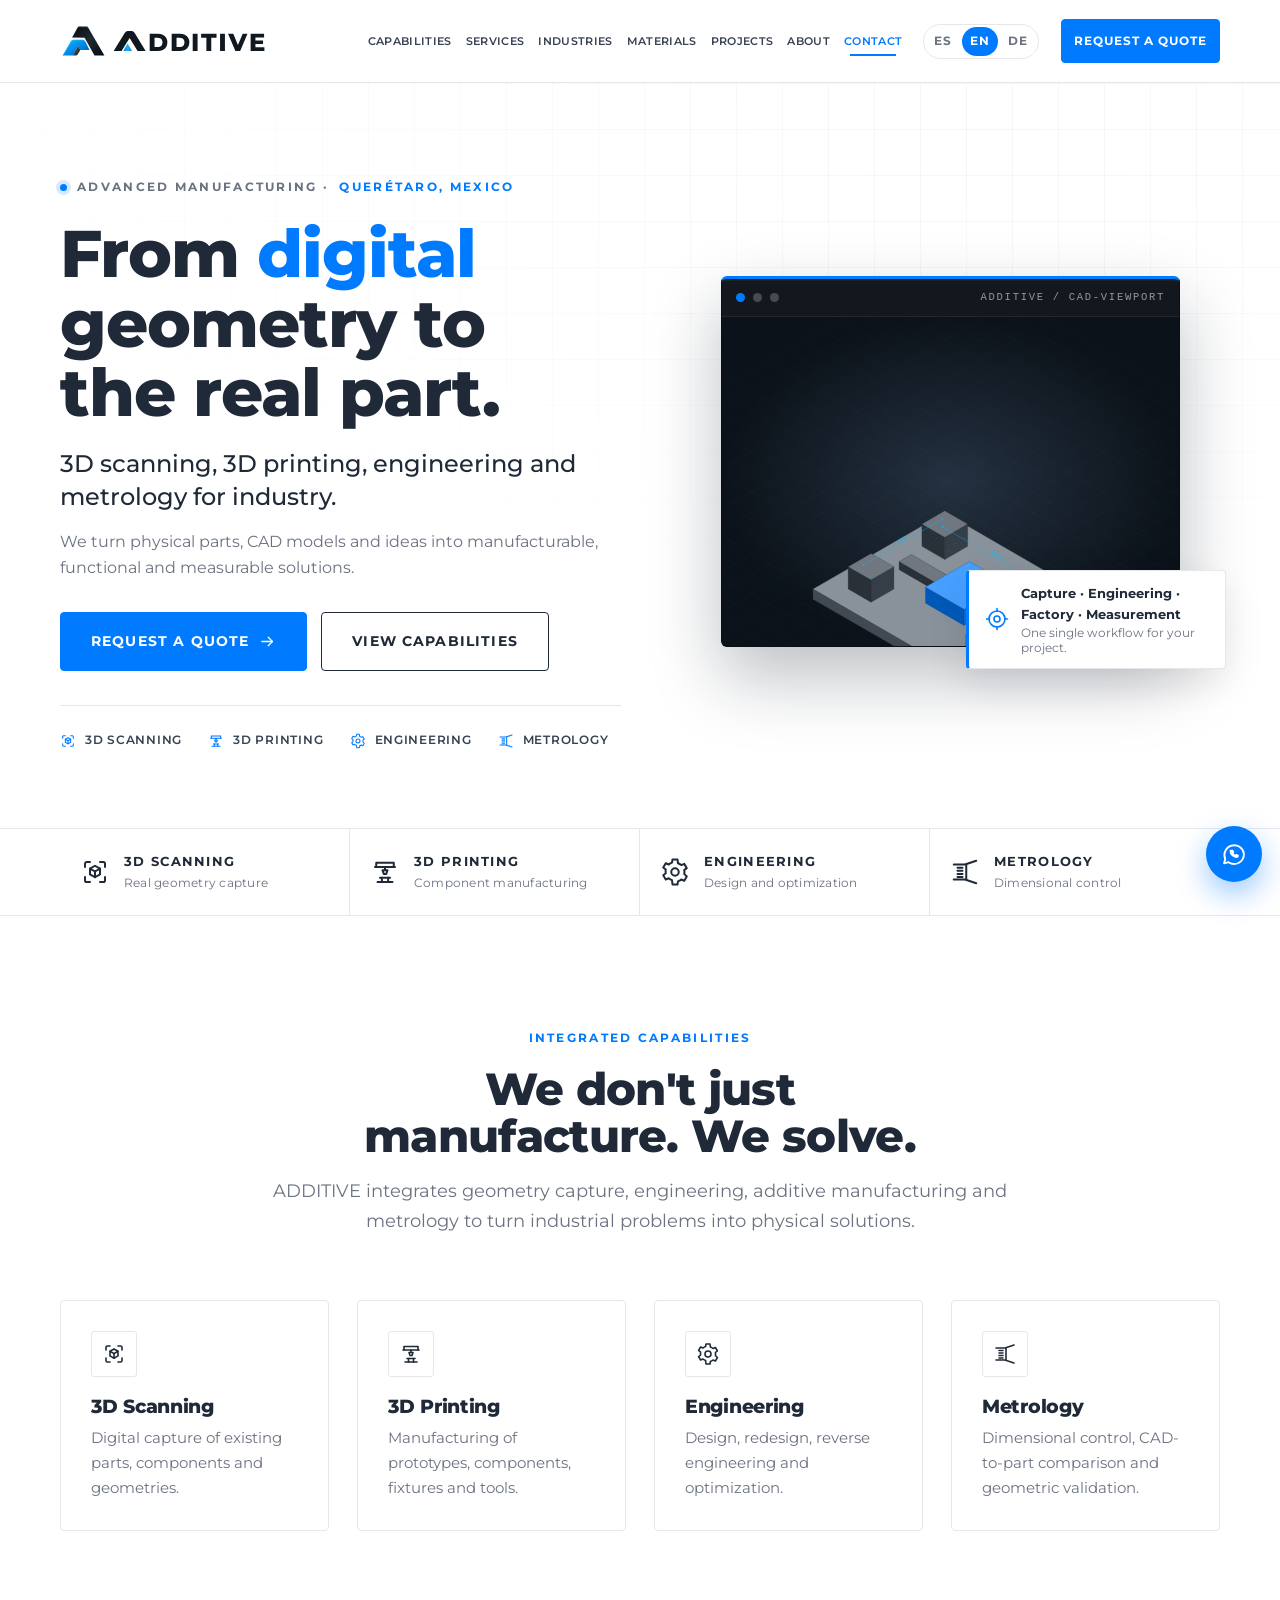
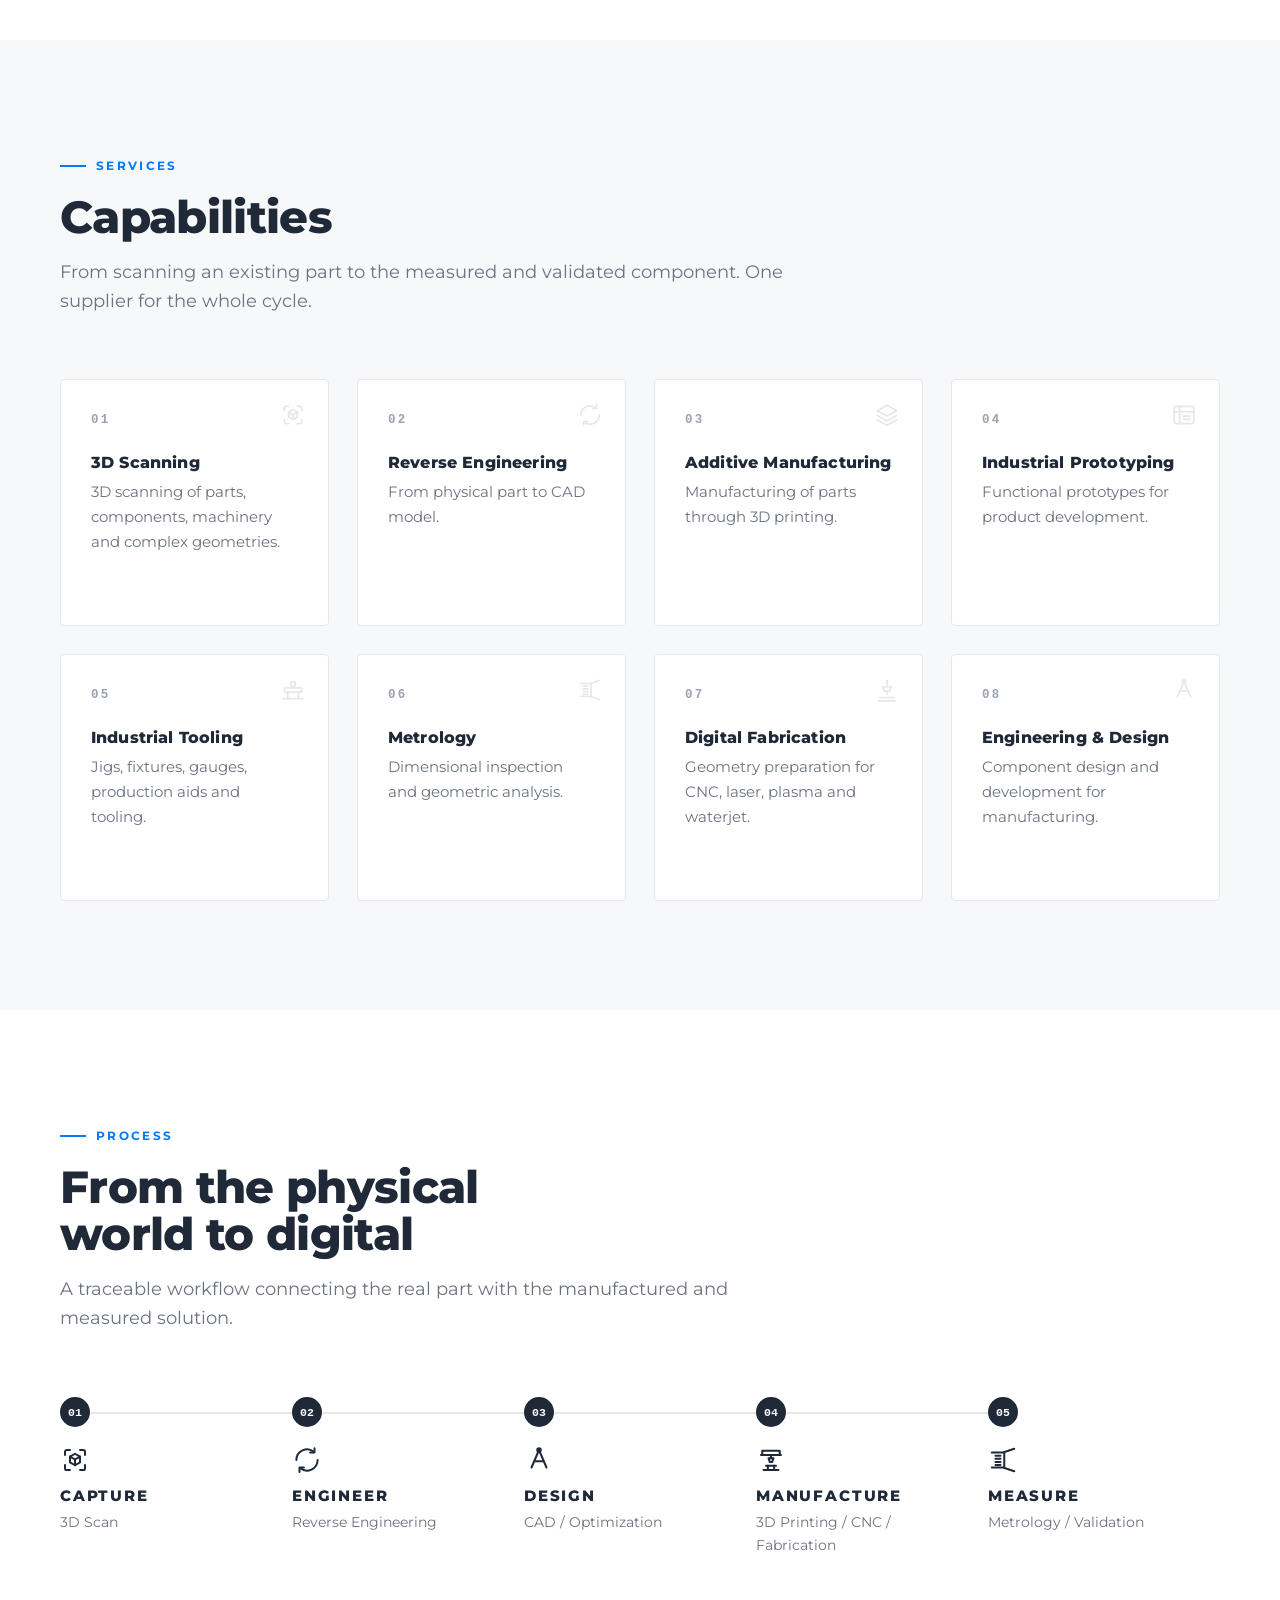
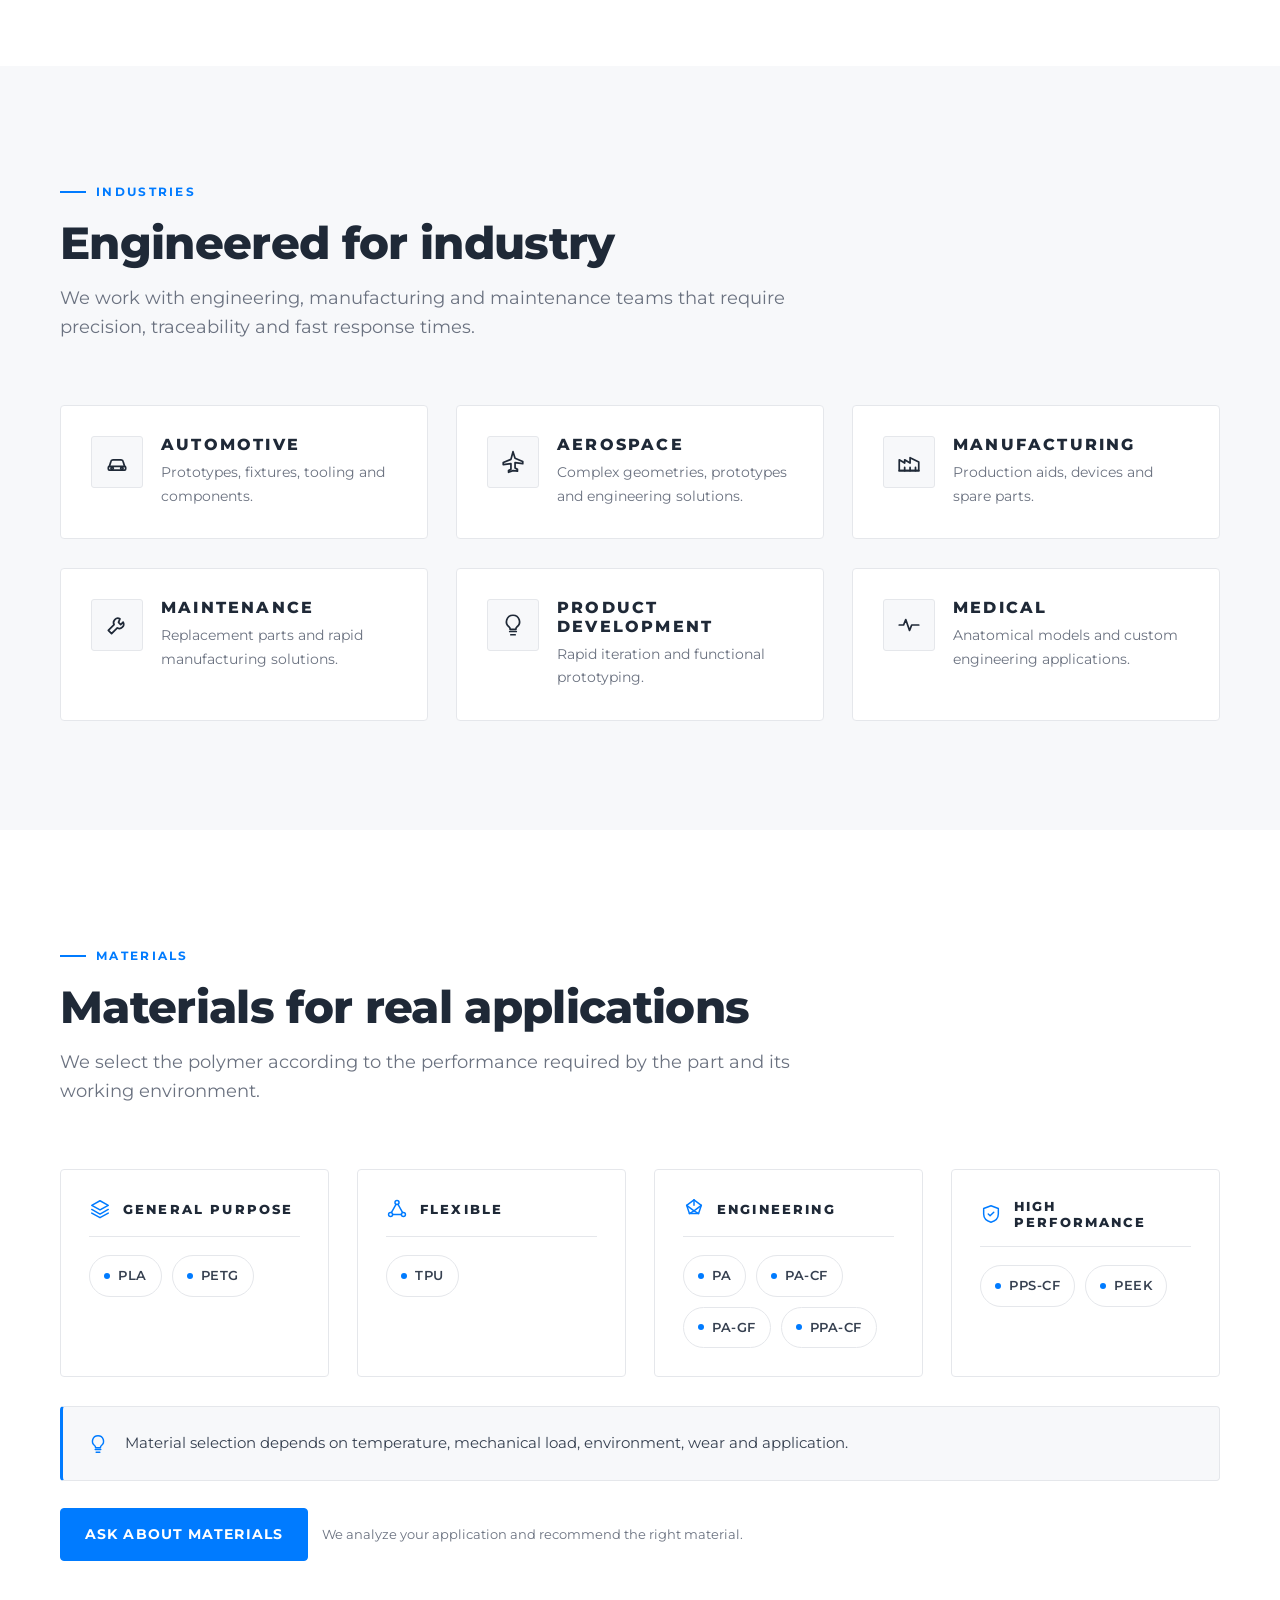
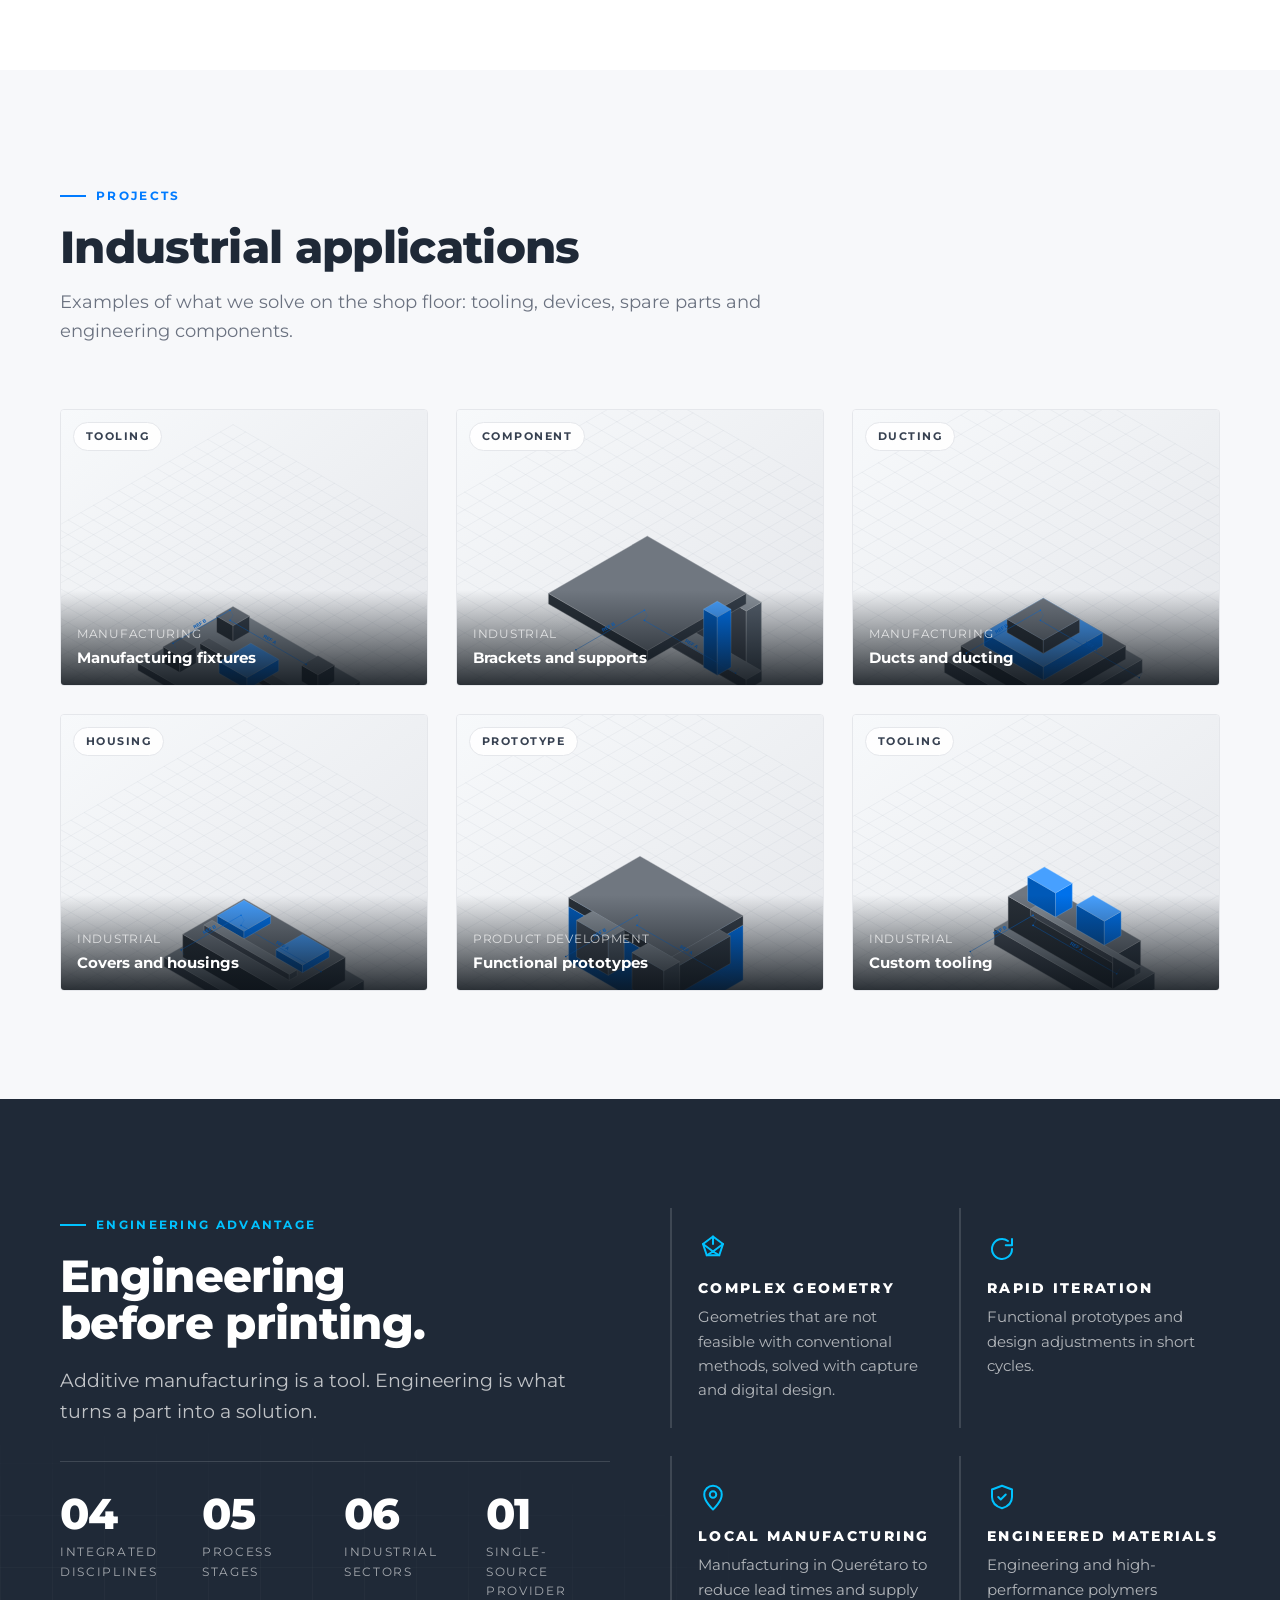
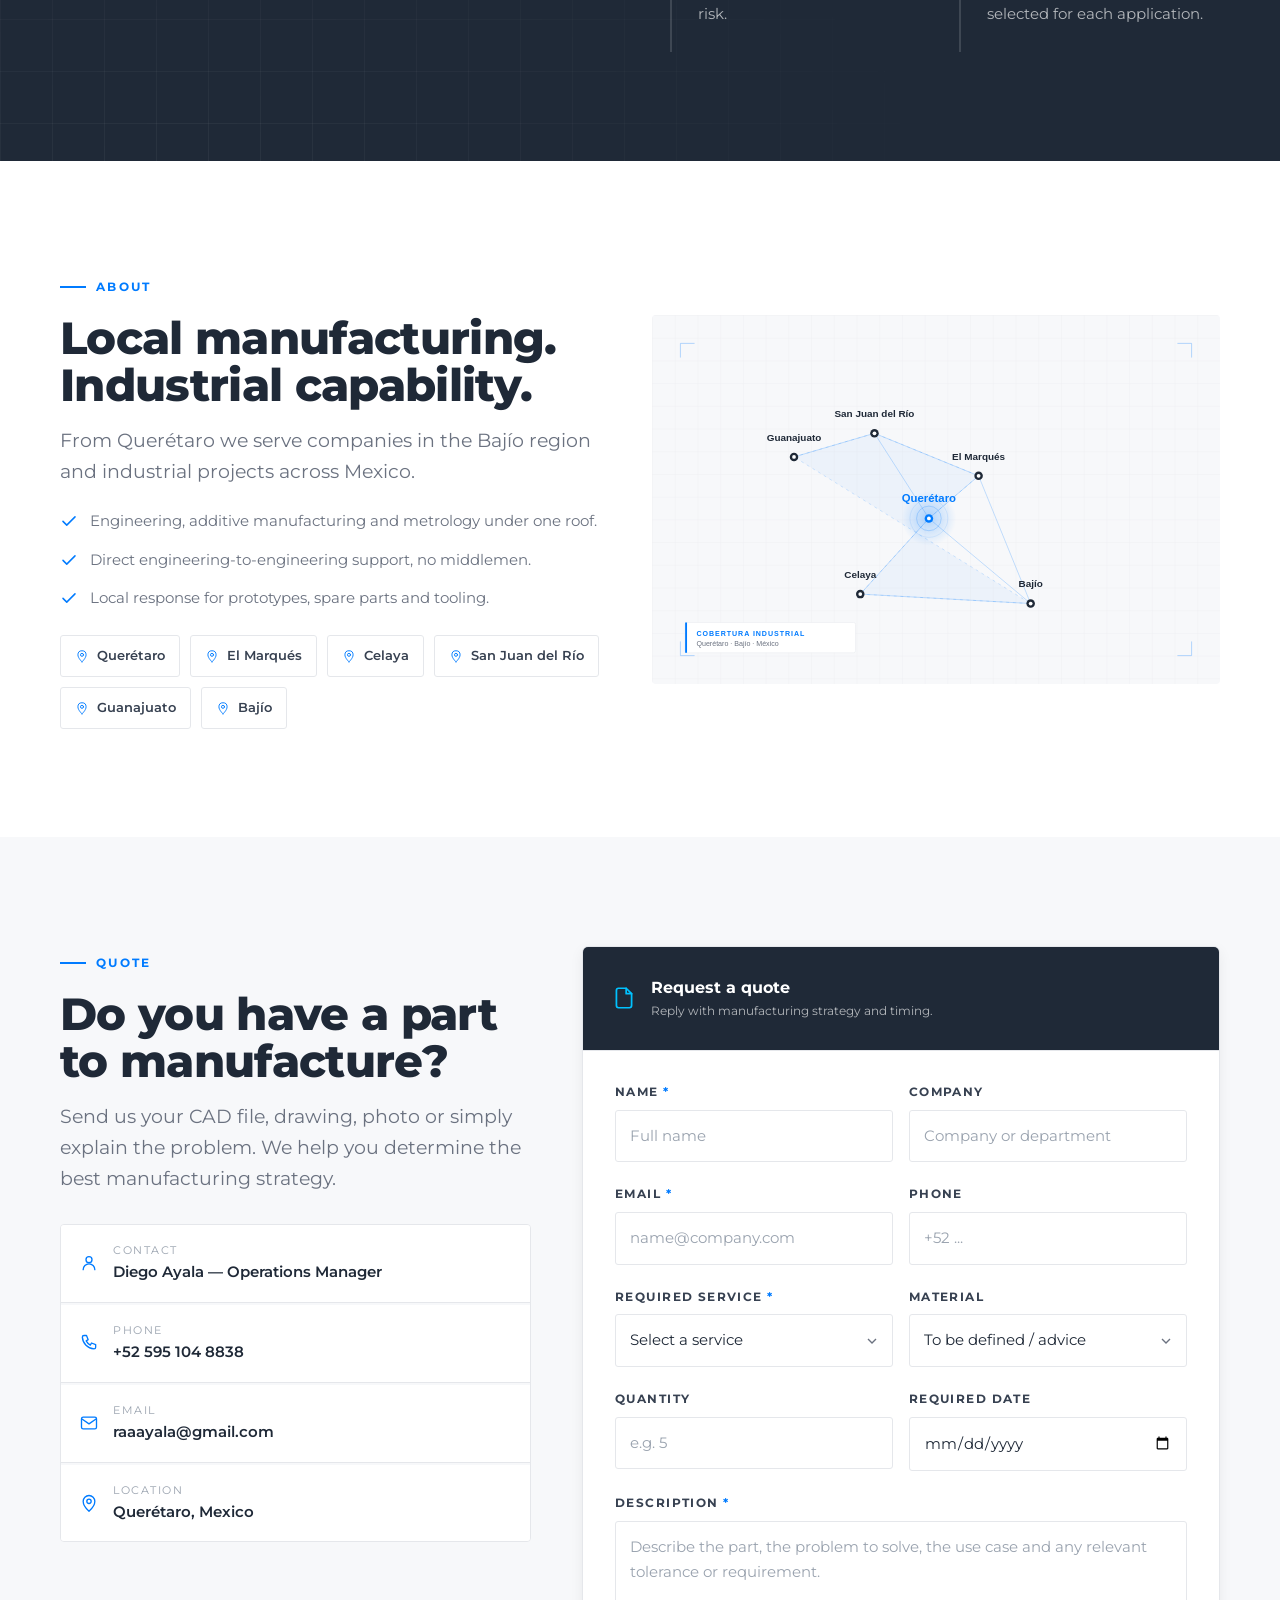
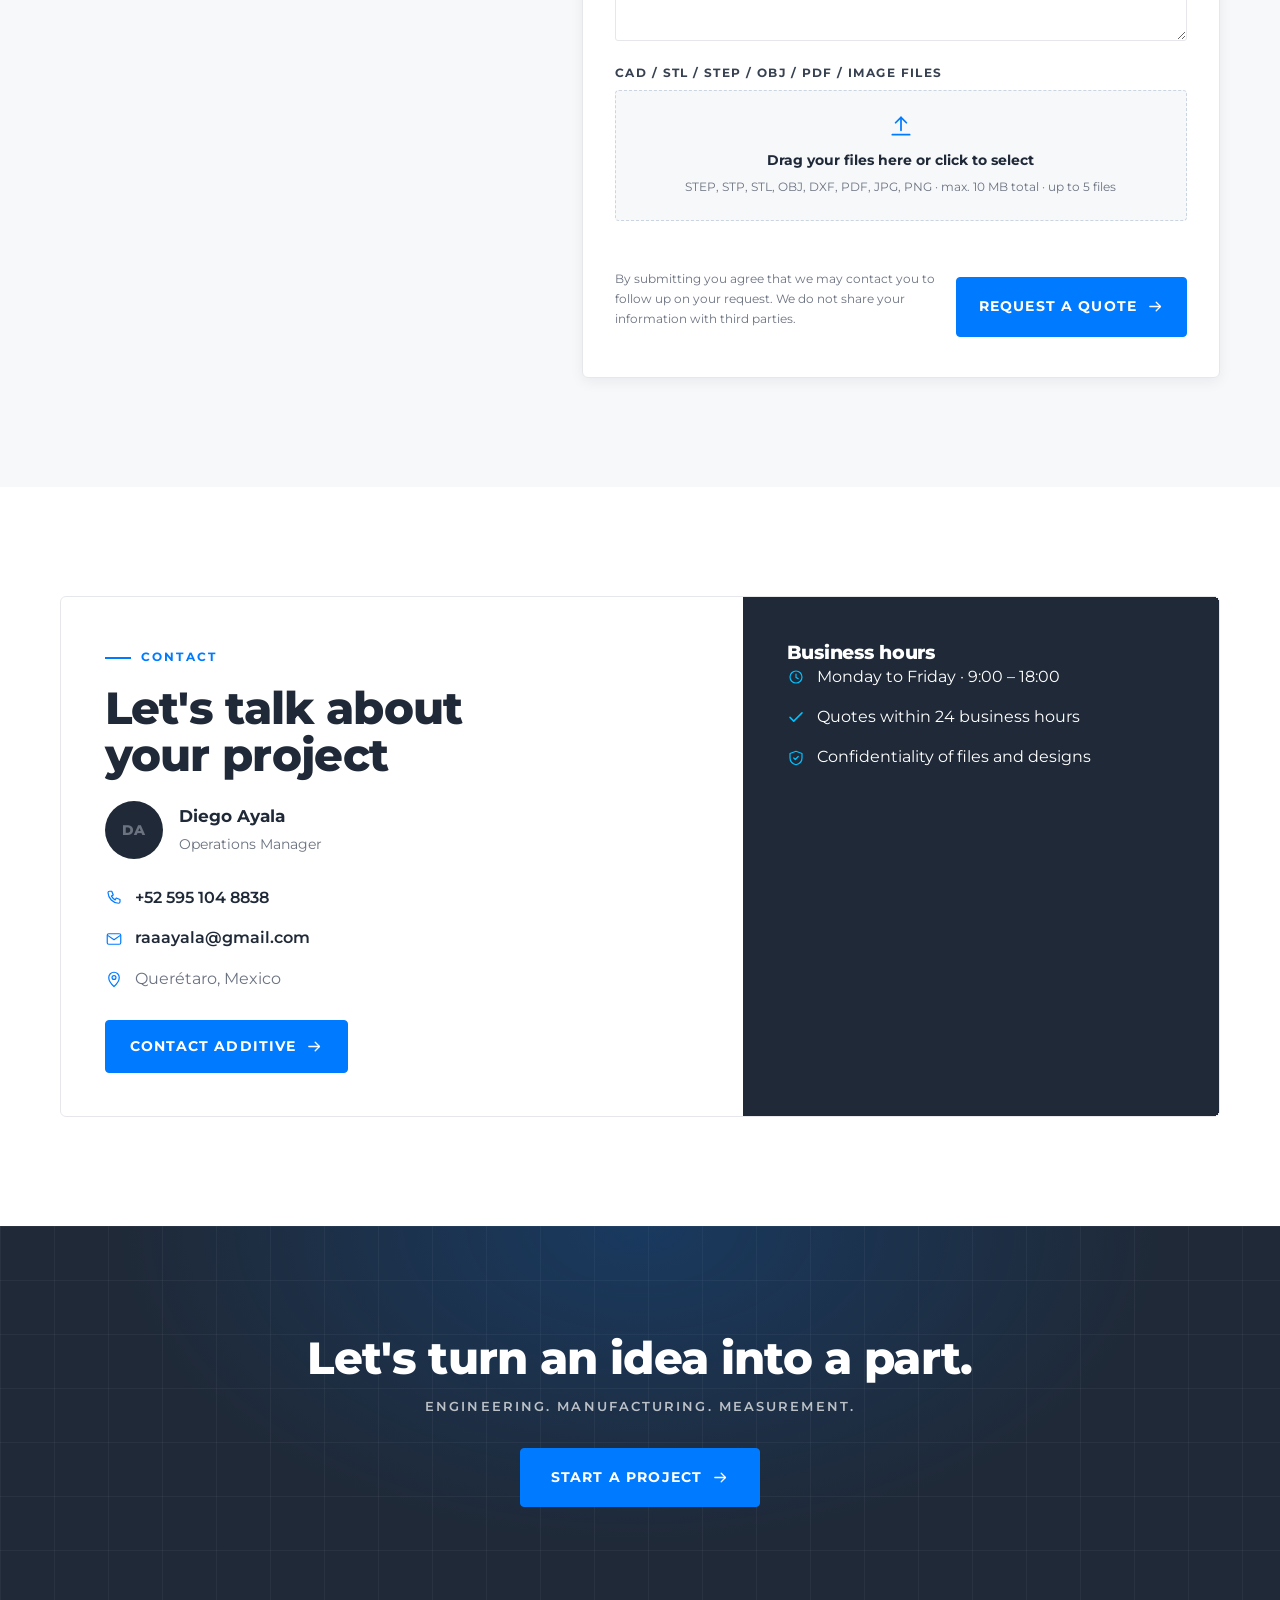
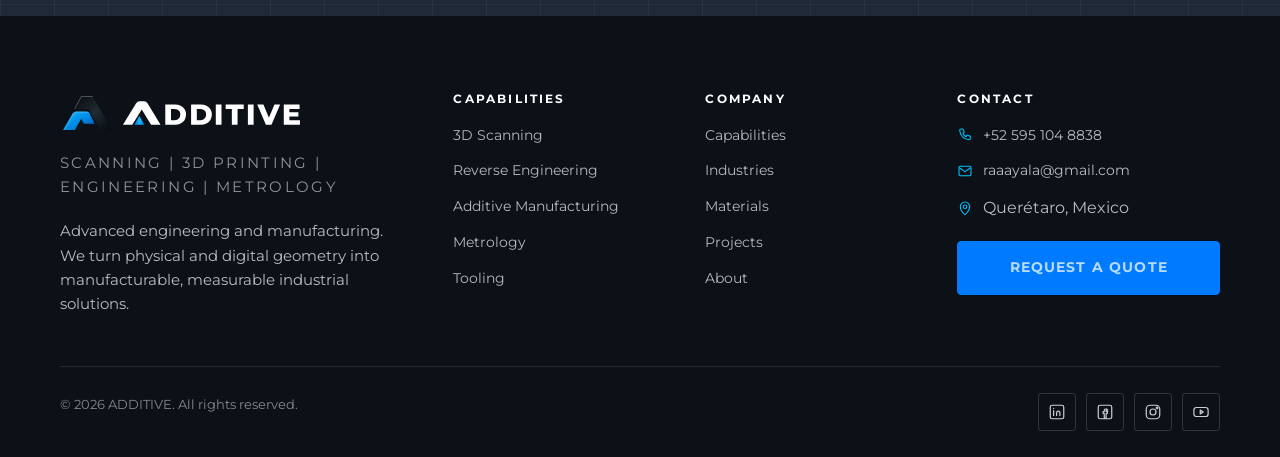
<file: en.html>
<!DOCTYPE html>
<html lang="en">
<head>
<meta charset="utf-8">
<meta name="viewport" content="width=device-width, initial-scale=1, viewport-fit=cover">
<title>ADDITIVE | Additive Manufacturing, 3D Scanning & Engineering</title>
<meta name="description" content="ADDITIVE integrates 3D scanning, 3D printing, engineering and metrology to deliver industrial manufacturing solutions in Querétaro and Mexico.">
<meta name="keywords" content="additive manufacturing Querétaro, industrial 3D printing Querétaro, industrial 3D printing Mexico, 3D scanning Querétaro, reverse engineering Querétaro, 3D metrology Querétaro, industrial prototyping Querétaro, industrial fixtures Querétaro, advanced manufacturing Querétaro">
<meta name="author" content="ADDITIVE">
<meta name="robots" content="index, follow, max-image-preview:large">
<meta name="theme-color" content="#1F2937">
<meta name="format-detection" content="telephone=no">
<link rel="canonical" href="https://additive.mx/en.html">
<link rel="alternate" hreflang="es-MX" href="https://additive.mx/">
<link rel="alternate" hreflang="en" href="https://additive.mx/en.html">
<link rel="alternate" hreflang="de" href="https://additive.mx/de.html">
<link rel="alternate" hreflang="x-default" href="https://additive.mx/">

<!-- Open Graph -->
<meta property="og:type" content="website">
<meta property="og:site_name" content="ADDITIVE">
<meta property="og:locale" content="en_US">
<meta property="og:locale:alternate" content="es_MX">
<meta property="og:locale:alternate" content="de_DE">
<meta property="og:title" content="ADDITIVE | Additive Manufacturing, 3D Scanning & Engineering">
<meta property="og:description" content="3D scanning, 3D printing, engineering and metrology for industry. From digital geometry to the real part.">
<meta property="og:url" content="https://additive.mx/en.html">
<meta property="og:image" content="https://additive.mx/assets/img/og-image.png">
<meta property="og:image:width" content="1200">
<meta property="og:image:height" content="630">
<meta property="og:image:alt" content="ADDITIVE — 3D Scanning, 3D Printing, Engineering and Metrology">

<!-- Twitter -->
<meta name="twitter:card" content="summary_large_image">
<meta name="twitter:title" content="ADDITIVE | Additive Manufacturing, 3D Scanning & Engineering">
<meta name="twitter:description" content="3D scanning, 3D printing, engineering and metrology for industry in Querétaro and Mexico.">
<meta name="twitter:image" content="https://additive.mx/assets/img/og-image.png">

<!-- Icons / manifest -->
<link rel="icon" href="assets/img/favicon-32.png" sizes="32x32" type="image/png">
<link rel="icon" href="assets/img/favicon-16.png" sizes="16x16" type="image/png">
<link rel="icon" href="assets/img/additive-mark.svg" type="image/svg+xml">
<link rel="apple-touch-icon" href="assets/img/apple-touch-icon.png">
<link rel="manifest" href="site.webmanifest">

<!-- Fonts -->
<link rel="preload" href="assets/fonts/montserrat-latin.woff2" as="font" type="font/woff2" crossorigin>
<link rel="preload" href="assets/fonts/montserrat-latin-ext.woff2" as="font" type="font/woff2" crossorigin>
<link rel="stylesheet" href="assets/css/styles.css">

<!-- Preload hero visual (LCP candidate) -->
<link rel="preload" href="assets/img/hero-visual.svg" as="image" type="image/svg+xml">

<!-- Structured data -->
<script type="application/ld+json">
{
  "@context": "https://schema.org",
  "@type": "ProfessionalService",
  "name": "ADDITIVE",
  "description": "3D scanning, 3D printing, engineering and metrology for industry. Additive manufacturing and advanced manufacturing in Querétaro, Mexico.",
  "slogan": "From digital geometry to the real part.",
  "url": "https://additive.mx/en.html",
  "logo": "https://additive.mx/assets/img/additive-logo-horizontal.png",
  "image": "https://additive.mx/assets/img/og-image.png",
  "telephone": "+525951048838",
  "email": "raaayala@gmail.com",
  "areaServed": ["Querétaro", "El Marqués", "Celaya", "San Juan del Río", "Guanajuato", "Bajío", "México"],
  "address": { "@type": "PostalAddress", "addressLocality": "Querétaro", "addressRegion": "QRO", "addressCountry": "MX" },
  "knowsAbout": ["3D Scanning","Reverse Engineering","Additive Manufacturing","Industrial 3D Printing","3D Metrology","Industrial Prototyping","Tooling and fixtures","Digital fabrication"],
  "makesOffer": [
    { "@type": "Offer", "itemOffered": { "@type": "Service", "name": "3D Scanning" } },
    { "@type": "Offer", "itemOffered": { "@type": "Service", "name": "Reverse Engineering" } },
    { "@type": "Offer", "itemOffered": { "@type": "Service", "name": "Additive Manufacturing" } },
    { "@type": "Offer", "itemOffered": { "@type": "Service", "name": "Metrology" } }
  ]
}
</script>
</head>
<body>

<a class="skip" href="#inicio">Skip to content</a>

<!-- ================= ICON SPRITE ================= -->
<svg xmlns="http://www.w3.org/2000/svg" style="position:absolute;width:0;height:0;overflow:hidden" aria-hidden="true" focusable="false">
  <defs>
    <g id="_stroke" fill="none" stroke="currentColor" stroke-width="1.6" stroke-linecap="round" stroke-linejoin="round"></g>
  </defs>

  <symbol id="i-scan" viewBox="0 0 24 24" fill="none" stroke="currentColor" stroke-width="1.6" stroke-linecap="round" stroke-linejoin="round">
    <path d="M4 8V5.5A1.5 1.5 0 0 1 5.5 4H8"/><path d="M16 4h2.5A1.5 1.5 0 0 1 20 5.5V8"/>
    <path d="M20 16v2.5a1.5 1.5 0 0 1-1.5 1.5H16"/><path d="M8 20H5.5A1.5 1.5 0 0 1 4 18.5V16"/>
    <path d="M12 7l4 2.3v4.6L12 16.2l-4-2.3V9.3z"/><path d="M8 9.3l4 2.3 4-2.3"/><path d="M12 11.6v4.6"/>
  </symbol>

  <symbol id="i-print" viewBox="0 0 24 24" fill="none" stroke="currentColor" stroke-width="1.6" stroke-linecap="round" stroke-linejoin="round">
    <path d="M5 8V4.5h14V8"/><path d="M4 8h16"/><path d="M12 8v2.5"/>
    <path d="M10 10.5h4l-1 3h-2z"/><path d="M6 20h12"/><path d="M8 16.5h8"/><path d="M9.5 20v-3.5M14.5 20v-3.5"/>
  </symbol>

  <symbol id="i-gear" viewBox="0 0 24 24" fill="none" stroke="currentColor" stroke-width="1.6" stroke-linecap="round" stroke-linejoin="round">
    <path d="M19.4 13.5a7.5 7.5 0 0 0 0-3l2-1.6-2-3.4-2.4 1a7.5 7.5 0 0 0-2.6-1.5L14 2h-4l-.4 2.5A7.5 7.5 0 0 0 7 6L4.6 5l-2 3.4 2 1.6a7.5 7.5 0 0 0 0 3l-2 1.6 2 3.4 2.4-1a7.5 7.5 0 0 0 2.6 1.5L10 22h4l.4-2.5a7.5 7.5 0 0 0 2.6-1.5l2.4 1 2-3.4z"/>
    <circle cx="12" cy="12" r="3"/>
  </symbol>

  <symbol id="i-caliper" viewBox="0 0 24 24" fill="none" stroke="currentColor" stroke-width="1.6" stroke-linecap="round" stroke-linejoin="round">
    <path d="M3 6h9l9-3"/><path d="M3 18h9l9 3"/><path d="M13 6v12"/><path d="M6 8.5h4M6 11h4M6 13.5h4M6 16h4"/>
  </symbol>

  <symbol id="i-reverse" viewBox="0 0 24 24" fill="none" stroke="currentColor" stroke-width="1.6" stroke-linecap="round" stroke-linejoin="round">
    <path d="M3.5 12a8.5 8.5 0 0 1 14-6.4"/><path d="M18 2.5V6h-3.5"/>
    <path d="M20.5 12a8.5 8.5 0 0 1-14 6.4"/><path d="M6 21.5V18h3.5"/>
  </symbol>

  <symbol id="i-layers" viewBox="0 0 24 24" fill="none" stroke="currentColor" stroke-width="1.6" stroke-linecap="round" stroke-linejoin="round">
    <path d="M12 3l9 5-9 5-9-5z"/><path d="M3 12.5l9 5 9-5"/><path d="M3 16.5l9 5 9-5"/>
  </symbol>

  <symbol id="i-blueprint" viewBox="0 0 24 24" fill="none" stroke="currentColor" stroke-width="1.6" stroke-linecap="round" stroke-linejoin="round">
    <rect x="3" y="4" width="18" height="16" rx="1.5"/><path d="M3 9h18"/><path d="M8 9v11"/>
    <path d="M11.5 13h6M11.5 16h6"/><path d="M8 4v5"/>
  </symbol>

  <symbol id="i-jig" viewBox="0 0 24 24" fill="none" stroke="currentColor" stroke-width="1.6" stroke-linecap="round" stroke-linejoin="round">
    <rect x="4" y="10" width="16" height="4" rx="1"/><path d="M7 14v6M17 14v6"/><path d="M3 20h18"/><circle cx="12" cy="6.5" r="2.2"/>
  </symbol>

  <symbol id="i-cnc" viewBox="0 0 24 24" fill="none" stroke="currentColor" stroke-width="1.6" stroke-linecap="round" stroke-linejoin="round">
    <path d="M12 3v6"/><path d="M8 9h8l-1.6 4h-4.8z"/><path d="M12 13v3"/>
    <path d="M5 19h14"/><path d="M4 22h16"/>
  </symbol>

  <symbol id="i-compass" viewBox="0 0 24 24" fill="none" stroke="currentColor" stroke-width="1.6" stroke-linecap="round" stroke-linejoin="round">
    <path d="M12 4l6 14"/><path d="M12 4L6 18"/><path d="M8.4 13h7.2"/><circle cx="12" cy="4" r="1.4"/>
  </symbol>

  <symbol id="i-car" viewBox="0 0 24 24" fill="none" stroke="currentColor" stroke-width="1.6" stroke-linecap="round" stroke-linejoin="round">
    <path d="M5 16l1.3-4.3A2 2 0 0 1 8.2 10h7.6a2 2 0 0 1 1.9 1.7L19 16"/>
    <rect x="4" y="16" width="16" height="3.5" rx="1"/><circle cx="7.5" cy="17.8" r="1.1"/><circle cx="16.5" cy="17.8" r="1.1"/>
  </symbol>

  <symbol id="i-plane" viewBox="0 0 24 24" fill="none" stroke="currentColor" stroke-width="1.6" stroke-linecap="round" stroke-linejoin="round">
    <path d="M12 2.5l1.9 6.1 7.1 2.9v2l-7.1-1v5.1l2.2 1.2v1.7L12 20l-4.1 1.5v-1.7l2.2-1.2v-5.1l-7.1 1v-2l7.1-2.9z"/>
  </symbol>

  <symbol id="i-factory" viewBox="0 0 24 24" fill="none" stroke="currentColor" stroke-width="1.6" stroke-linecap="round" stroke-linejoin="round">
    <path d="M3 20V10l5 3V10l5 3V8l8 4v8z"/><path d="M3 20h18"/><path d="M8 20v-3M13 20v-3M18 20v-3"/>
  </symbol>

  <symbol id="i-wrench" viewBox="0 0 24 24" fill="none" stroke="currentColor" stroke-width="1.6" stroke-linecap="round" stroke-linejoin="round">
    <path d="M14.7 6.3a4 4 0 0 0-5.4 5.4L4 17l3 3 5.3-5.3a4 4 0 0 0 5.4-5.4l-2.3 2.3-2-2z"/>
  </symbol>

  <symbol id="i-bulb" viewBox="0 0 24 24" fill="none" stroke="currentColor" stroke-width="1.6" stroke-linecap="round" stroke-linejoin="round">
    <path d="M9 18h6"/><path d="M10 21h4"/><path d="M12 3a6 6 0 0 1 3.5 10.9c-.5.4-.8 1-.8 1.6V16h-5.4v-.5c0-.6-.3-1.2-.8-1.6A6 6 0 0 1 12 3z"/>
  </symbol>

  <symbol id="i-ecg" viewBox="0 0 24 24" fill="none" stroke="currentColor" stroke-width="1.6" stroke-linecap="round" stroke-linejoin="round">
    <path d="M3 12h4l2-5 3.5 10 2-5H21"/>
  </symbol>

  <symbol id="i-solid" viewBox="0 0 24 24" fill="none" stroke="currentColor" stroke-width="1.6" stroke-linecap="round" stroke-linejoin="round">
    <path d="M12 2l8 6-3 9H7L4 8z"/><path d="M12 2v6M4 8l8 6M20 8l-8 6M7 17l5-3 5 3"/>
  </symbol>

  <symbol id="i-iteration" viewBox="0 0 24 24" fill="none" stroke="currentColor" stroke-width="1.6" stroke-linecap="round" stroke-linejoin="round">
    <path d="M20 12a8 8 0 1 1-3.2-6.4"/><path d="M20 4v5h-5"/>
  </symbol>

  <symbol id="i-pin" viewBox="0 0 24 24" fill="none" stroke="currentColor" stroke-width="1.6" stroke-linecap="round" stroke-linejoin="round">
    <path d="M12 22s7-6.2 7-12a7 7 0 1 0-14 0c0 5.8 7 12 7 12z"/><circle cx="12" cy="10" r="2.6"/>
  </symbol>

  <symbol id="i-molecule" viewBox="0 0 24 24" fill="none" stroke="currentColor" stroke-width="1.6" stroke-linecap="round" stroke-linejoin="round">
    <circle cx="12" cy="5" r="2.2"/><circle cx="5" cy="18" r="2.2"/><circle cx="19" cy="18" r="2.2"/>
    <path d="M10.9 6.9L6 15.7M13.1 6.9L18 15.7M7.2 18h9.6"/>
  </symbol>

  <symbol id="i-target" viewBox="0 0 24 24" fill="none" stroke="currentColor" stroke-width="1.6" stroke-linecap="round" stroke-linejoin="round">
    <circle cx="12" cy="12" r="8"/><circle cx="12" cy="12" r="3"/>
    <path d="M12 1.5v3M12 19.5v3M1.5 12h3M19.5 12h3"/>
  </symbol>

  <symbol id="i-shield" viewBox="0 0 24 24" fill="none" stroke="currentColor" stroke-width="1.6" stroke-linecap="round" stroke-linejoin="round">
    <path d="M12 3l8 3v6c0 4.5-3.2 7.6-8 9-4.8-1.4-8-4.5-8-9V6z"/><path d="M9 12l2 2 4-4"/>
  </symbol>

  <symbol id="i-upload" viewBox="0 0 24 24" fill="none" stroke="currentColor" stroke-width="1.6" stroke-linecap="round" stroke-linejoin="round">
    <path d="M12 16V4"/><path d="M7 9l5-5 5 5"/><path d="M4 20h16"/>
  </symbol>

  <symbol id="i-file" viewBox="0 0 24 24" fill="none" stroke="currentColor" stroke-width="1.6" stroke-linecap="round" stroke-linejoin="round">
    <path d="M14 3H7a2 2 0 0 0-2 2v14a2 2 0 0 0 2 2h10a2 2 0 0 0 2-2V8z"/><path d="M14 3v5h5"/>
  </symbol>

  <symbol id="i-x" viewBox="0 0 24 24" fill="none" stroke="currentColor" stroke-width="2" stroke-linecap="round" stroke-linejoin="round"><path d="M6 6l12 12M18 6L6 18"/></symbol>
  <symbol id="i-arrow" viewBox="0 0 24 24" fill="none" stroke="currentColor" stroke-width="1.8" stroke-linecap="round" stroke-linejoin="round"><path d="M4 12h15"/><path d="M13 6l6 6-6 6"/></symbol>
  <symbol id="i-check" viewBox="0 0 24 24" fill="none" stroke="currentColor" stroke-width="2" stroke-linecap="round" stroke-linejoin="round"><path d="M4 12.5l5 5L20 6.5"/></symbol>
  <symbol id="i-phone" viewBox="0 0 24 24" fill="none" stroke="currentColor" stroke-width="1.6" stroke-linecap="round" stroke-linejoin="round"><path d="M6 3h3l2 5-2.4 1.5a12 12 0 0 0 5 5L15 12l5 2v3a2 2 0 0 1-2 2A15 15 0 0 1 4 5a2 2 0 0 1 2-2z"/></symbol>
  <symbol id="i-mail" viewBox="0 0 24 24" fill="none" stroke="currentColor" stroke-width="1.6" stroke-linecap="round" stroke-linejoin="round"><rect x="3" y="5" width="18" height="14" rx="2"/><path d="M4 7.5l8 5.5 8-5.5"/></symbol>
  <symbol id="i-clock" viewBox="0 0 24 24" fill="none" stroke="currentColor" stroke-width="1.6" stroke-linecap="round" stroke-linejoin="round"><circle cx="12" cy="12" r="8"/><path d="M12 8v4.5l3 1.8"/></symbol>
  <symbol id="i-user" viewBox="0 0 24 24" fill="none" stroke="currentColor" stroke-width="1.6" stroke-linecap="round" stroke-linejoin="round"><circle cx="12" cy="8" r="3.6"/><path d="M5 20a7 7 0 0 1 14 0"/></symbol>
  <symbol id="i-wa" viewBox="0 0 24 24" fill="none" stroke="currentColor" stroke-width="1.6" stroke-linecap="round" stroke-linejoin="round"><path d="M20.5 11.7A8.4 8.4 0 0 1 7.3 19L3.5 20l1-3.7A8.4 8.4 0 1 1 20.5 11.7z"/><path d="M9 9.2c0 3 2.4 5.4 5.4 5.4.6 0 1-.4 1-1l-1.5-.8-1 .7c-1-.4-1.8-1.2-2.2-2.2l.7-1L10.6 9c-.6 0-1 .4-1 .9z"/></symbol>
  <symbol id="i-linkedin" viewBox="0 0 24 24" fill="none" stroke="currentColor" stroke-width="1.6" stroke-linecap="round" stroke-linejoin="round"><rect x="3" y="3" width="18" height="18" rx="2.5"/><path d="M7.5 10v6.5M7.5 7.2v.01M11.5 16.5V13a2.2 2.2 0 0 1 4.4 0v3.5"/></symbol>
  <symbol id="i-facebook" viewBox="0 0 24 24" fill="none" stroke="currentColor" stroke-width="1.6" stroke-linecap="round" stroke-linejoin="round"><rect x="3" y="3" width="18" height="18" rx="2.5"/><path d="M14.5 8H13a2 2 0 0 0-2 2v1.5H9.5V14H11v6h2.5v-6H15l.5-2.5h-2V10a.5.5 0 0 1 .5-.5h1.5z"/></symbol>
  <symbol id="i-instagram" viewBox="0 0 24 24" fill="none" stroke="currentColor" stroke-width="1.6" stroke-linecap="round" stroke-linejoin="round"><rect x="3" y="3" width="18" height="18" rx="5"/><circle cx="12" cy="12" r="4"/><circle cx="17.4" cy="6.6" r="1"/></symbol>
  <symbol id="i-youtube" viewBox="0 0 24 24" fill="none" stroke="currentColor" stroke-width="1.6" stroke-linecap="round" stroke-linejoin="round"><rect x="2.5" y="6" width="19" height="12" rx="3.5"/><path d="M11 9.5l4 2.5-4 2.5z"/></symbol>
  <symbol id="i-chevron" viewBox="0 0 24 24" fill="none" stroke="currentColor" stroke-width="1.8" stroke-linecap="round" stroke-linejoin="round"><path d="M9 6l6 6-6 6"/></symbol>
</svg>

<!-- ================= HEADER ================= -->
<header class="header" id="header">
  <div class="container header__inner">
    <a class="header__logo" href="#inicio" aria-label="ADDITIVE — home">
      <img src="assets/img/additive-logo-horizontal.svg" alt="ADDITIVE — 3D Scanning, 3D Printing, Engineering and Metrology" width="207" height="34">
    </a>

    <nav class="nav" aria-label="Main navigation">
      <ul class="nav__list">
        <li><a class="nav__link" href="#capacidades">Capabilities</a></li>
        <li><a class="nav__link" href="#servicios">Services</a></li>
        <li><a class="nav__link" href="#industrias">Industries</a></li>
        <li><a class="nav__link" href="#materiales">Materials</a></li>
        <li><a class="nav__link" href="#proyectos">Projects</a></li>
        <li><a class="nav__link" href="#nosotros">About</a></li>
        <li><a class="nav__link" href="#contacto">Contact</a></li>
      </ul>
    </nav>

    <div class="lang" role="group" aria-label="Idioma / Language / Sprache">
      <a class="lang__opt" href="index.html" hreflang="es">ES</a>
      <a class="lang__opt is-active" href="en.html" hreflang="en" aria-current="true">EN</a>
      <a class="lang__opt" href="de.html" hreflang="de">DE</a>
    </div>

    <a class="btn btn--primary header__cta" href="#cotizacion">Request a quote</a>

    <button class="burger" type="button" aria-label="Open menu" aria-expanded="false" aria-controls="drawer">
      <span></span>
    </button>
  </div>
</header>

<!-- Mobile drawer -->
<div class="drawer" id="drawer" role="dialog" aria-modal="true" aria-label="Navigation menu">
  <nav class="drawer__nav" aria-label="Mobile navigation">
    <a class="drawer__link" href="#capacidades">Capabilities <svg><use href="#i-chevron"/></svg></a>
    <a class="drawer__link" href="#servicios">Services <svg><use href="#i-chevron"/></svg></a>
    <a class="drawer__link" href="#industrias">Industries <svg><use href="#i-chevron"/></svg></a>
    <a class="drawer__link" href="#materiales">Materials <svg><use href="#i-chevron"/></svg></a>
    <a class="drawer__link" href="#proyectos">Projects <svg><use href="#i-chevron"/></svg></a>
    <a class="drawer__link" href="#nosotros">About <svg><use href="#i-chevron"/></svg></a>
    <a class="drawer__link" href="#contacto">Contact <svg><use href="#i-chevron"/></svg></a>
  </nav>
  <div class="drawer__foot">
    <a class="btn btn--primary btn--block" href="#cotizacion">Request a quote</a>
    <div class="lang lang--drawer" role="group" aria-label="Idioma / Language / Sprache">
      <a class="lang__opt" href="index.html" hreflang="es">ES</a>
      <a class="lang__opt is-active" href="en.html" hreflang="en" aria-current="true">EN</a>
      <a class="lang__opt" href="de.html" hreflang="de">DE</a>
    </div>
    <div class="drawer__meta">
      <a href="tel:+525951048838">+52 595 104 8838</a> · <a href="mailto:raaayala@gmail.com">raaayala@gmail.com</a>
    </div>
  </div>
</div>

<main id="inicio">

  <!-- ================= HERO ================= -->
  <section class="hero" aria-labelledby="hero-title">
    <div class="container hero__inner">
      <div class="hero__copy">
        <span class="hero__eyebrow"><span class="hero__dot" aria-hidden="true"></span> Advanced manufacturing · <b>Querétaro, Mexico</b></span>
        <h1 id="hero-title">From <span class="hl">digital</span> geometry to the real part.</h1>
        <p class="hero__sub">3D scanning, 3D printing, engineering and metrology for industry.</p>
        <p class="hero__support">We turn physical parts, CAD models and ideas into manufacturable, functional and measurable solutions.</p>

        <div class="btn-row hero__cta">
          <a class="btn btn--primary btn--lg" href="#cotizacion">Request a quote <svg aria-hidden="true"><use href="#i-arrow"/></svg></a>
          <a class="btn btn--secondary btn--lg" href="#capacidades">View capabilities</a>
        </div>

        <ul class="hero__meta">
          <li class="hero__meta-item"><svg aria-hidden="true"><use href="#i-scan"/></svg> 3D Scanning</li>
          <li class="hero__meta-item"><svg aria-hidden="true"><use href="#i-print"/></svg> 3D Printing</li>
          <li class="hero__meta-item"><svg aria-hidden="true"><use href="#i-gear"/></svg> Engineering</li>
          <li class="hero__meta-item"><svg aria-hidden="true"><use href="#i-caliper"/></svg> Metrology</li>
        </ul>
      </div>

      <div class="hero__visual reveal">
        <figure class="viewport viewport--hero" aria-label="Technical view of an engineering component scanned and prepared for manufacturing">
          <div class="viewport__bar" aria-hidden="true"><i></i><i></i><i></i><span>additive / cad-viewport</span></div>
          <img src="assets/img/hero-visual.svg" alt="Technical render of an industrial fixture with point cloud and reference planes" width="1600" height="1150" fetchpriority="high" decoding="async">
        </figure>
        <div class="hero__badge">
          <svg aria-hidden="true"><use href="#i-target"/></svg>
          <div><b>Capture · Engineering · Factory · Measurement</b><small>One single workflow for your project.</small></div>
        </div>
      </div>
    </div>
  </section>

  <!-- ================= QUICK CAPABILITIES BAR ================= -->
  <section class="capbar" aria-label="Core capabilities">
    <div class="container">
      <div class="capbar__grid">
        <a class="capbar__item" href="#servicios"><svg aria-hidden="true"><use href="#i-scan"/></svg><span><b>3D Scanning</b><small>Real geometry capture</small></span></a>
        <a class="capbar__item" href="#servicios"><svg aria-hidden="true"><use href="#i-print"/></svg><span><b>3D Printing</b><small>Component manufacturing</small></span></a>
        <a class="capbar__item" href="#servicios"><svg aria-hidden="true"><use href="#i-gear"/></svg><span><b>Engineering</b><small>Design and optimization</small></span></a>
        <a class="capbar__item" href="#servicios"><svg aria-hidden="true"><use href="#i-caliper"/></svg><span><b>Metrology</b><small>Dimensional control</small></span></a>
      </div>
    </div>
  </section>

  <!-- ================= VALUE PROPOSITION ================= -->
  <section class="section" id="capacidades" aria-labelledby="value-title">
    <div class="container">
      <div class="section-head section-head--center reveal">
        <span class="eyebrow eyebrow--plain">Integrated capabilities</span>
        <h2 id="value-title">We don't just manufacture. We solve.</h2>
        <p>ADDITIVE integrates geometry capture, engineering, additive manufacturing and metrology to turn industrial problems into physical solutions.</p>
      </div>

      <div class="grid grid--4">
        <article class="card reveal" data-delay="1">
          <div class="card__icon"><svg aria-hidden="true"><use href="#i-scan"/></svg></div>
          <h3>3D Scanning</h3>
          <p>Digital capture of existing parts, components and geometries.</p>
        </article>
        <article class="card reveal" data-delay="2">
          <div class="card__icon"><svg aria-hidden="true"><use href="#i-print"/></svg></div>
          <h3>3D Printing</h3>
          <p>Manufacturing of prototypes, components, fixtures and tools.</p>
        </article>
        <article class="card reveal" data-delay="3">
          <div class="card__icon"><svg aria-hidden="true"><use href="#i-gear"/></svg></div>
          <h3>Engineering</h3>
          <p>Design, redesign, reverse engineering and optimization.</p>
        </article>
        <article class="card reveal" data-delay="4">
          <div class="card__icon"><svg aria-hidden="true"><use href="#i-caliper"/></svg></div>
          <h3>Metrology</h3>
          <p>Dimensional control, CAD-to-part comparison and geometric validation.</p>
        </article>
      </div>
    </div>
  </section>

  <!-- ================= SERVICES / CAPACIDADES ================= -->
  <section class="section section--soft" id="servicios" aria-labelledby="services-title">
    <div class="container">
      <div class="section-head reveal">
        <span class="eyebrow">Services</span>
        <h2 id="services-title">Capabilities</h2>
        <p>From scanning an existing part to the measured and validated component. One supplier for the whole cycle.</p>
      </div>

      <div class="grid services-grid">
        <article class="card service reveal" data-delay="1">
          <span class="service__num">01</span>
          <svg class="service__icon" aria-hidden="true"><use href="#i-scan"/></svg>
          <h3>3D Scanning</h3>
          <p>3D scanning of parts, components, machinery and complex geometries.</p>
          <a class="service__link" href="#cotizacion">Get a quote <svg aria-hidden="true"><use href="#i-arrow"/></svg></a>
        </article>
        <article class="card service reveal" data-delay="2">
          <span class="service__num">02</span>
          <svg class="service__icon" aria-hidden="true"><use href="#i-reverse"/></svg>
          <h3>Reverse Engineering</h3>
          <p>From physical part to CAD model.</p>
          <a class="service__link" href="#cotizacion">Get a quote <svg aria-hidden="true"><use href="#i-arrow"/></svg></a>
        </article>
        <article class="card service reveal" data-delay="3">
          <span class="service__num">03</span>
          <svg class="service__icon" aria-hidden="true"><use href="#i-layers"/></svg>
          <h3>Additive Manufacturing</h3>
          <p>Manufacturing of parts through 3D printing.</p>
          <a class="service__link" href="#cotizacion">Get a quote <svg aria-hidden="true"><use href="#i-arrow"/></svg></a>
        </article>
        <article class="card service reveal" data-delay="4">
          <span class="service__num">04</span>
          <svg class="service__icon" aria-hidden="true"><use href="#i-blueprint"/></svg>
          <h3>Industrial Prototyping</h3>
          <p>Functional prototypes for product development.</p>
          <a class="service__link" href="#cotizacion">Get a quote <svg aria-hidden="true"><use href="#i-arrow"/></svg></a>
        </article>
        <article class="card service reveal" data-delay="1">
          <span class="service__num">05</span>
          <svg class="service__icon" aria-hidden="true"><use href="#i-jig"/></svg>
          <h3>Industrial Tooling</h3>
          <p>Jigs, fixtures, gauges, production aids and tooling.</p>
          <a class="service__link" href="#cotizacion">Get a quote <svg aria-hidden="true"><use href="#i-arrow"/></svg></a>
        </article>
        <article class="card service reveal" data-delay="2">
          <span class="service__num">06</span>
          <svg class="service__icon" aria-hidden="true"><use href="#i-caliper"/></svg>
          <h3>Metrology</h3>
          <p>Dimensional inspection and geometric analysis.</p>
          <a class="service__link" href="#cotizacion">Get a quote <svg aria-hidden="true"><use href="#i-arrow"/></svg></a>
        </article>
        <article class="card service reveal" data-delay="3">
          <span class="service__num">07</span>
          <svg class="service__icon" aria-hidden="true"><use href="#i-cnc"/></svg>
          <h3>Digital Fabrication</h3>
          <p>Geometry preparation for CNC, laser, plasma and waterjet.</p>
          <a class="service__link" href="#cotizacion">Get a quote <svg aria-hidden="true"><use href="#i-arrow"/></svg></a>
        </article>
        <article class="card service reveal" data-delay="4">
          <span class="service__num">08</span>
          <svg class="service__icon" aria-hidden="true"><use href="#i-compass"/></svg>
          <h3>Engineering &amp; Design</h3>
          <p>Component design and development for manufacturing.</p>
          <a class="service__link" href="#cotizacion">Get a quote <svg aria-hidden="true"><use href="#i-arrow"/></svg></a>
        </article>
      </div>
    </div>
  </section>

  <!-- ================= PROCESS ================= -->
  <section class="section" id="proceso" aria-labelledby="process-title">
    <div class="container">
      <div class="section-head reveal">
        <span class="eyebrow">Process</span>
        <h2 id="process-title">From the physical world to digital</h2>
        <p>A traceable workflow connecting the real part with the manufactured and measured solution.</p>
      </div>

      <ol class="process__track">
        <li class="step reveal" data-delay="1">
          <span class="step__num">01</span><span class="step__line" aria-hidden="true"></span>
          <svg class="step__icon" aria-hidden="true"><use href="#i-scan"/></svg>
          <h3>Capture</h3><p>3D Scan</p>
        </li>
        <li class="step reveal" data-delay="2">
          <span class="step__num">02</span><span class="step__line" aria-hidden="true"></span>
          <svg class="step__icon" aria-hidden="true"><use href="#i-reverse"/></svg>
          <h3>Engineer</h3><p>Reverse Engineering</p>
        </li>
        <li class="step reveal" data-delay="3">
          <span class="step__num">03</span><span class="step__line" aria-hidden="true"></span>
          <svg class="step__icon" aria-hidden="true"><use href="#i-compass"/></svg>
          <h3>Design</h3><p>CAD / Optimization</p>
        </li>
        <li class="step reveal" data-delay="4">
          <span class="step__num">04</span><span class="step__line" aria-hidden="true"></span>
          <svg class="step__icon" aria-hidden="true"><use href="#i-print"/></svg>
          <h3>Manufacture</h3><p>3D Printing / CNC / Fabrication</p>
        </li>
        <li class="step reveal" data-delay="5">
          <span class="step__num">05</span><span class="step__line" aria-hidden="true"></span>
          <svg class="step__icon" aria-hidden="true"><use href="#i-caliper"/></svg>
          <h3>Measure</h3><p>Metrology / Validation</p>
        </li>
      </ol>
    </div>
  </section>

  <!-- ================= INDUSTRIES ================= -->
  <section class="section section--soft" id="industrias" aria-labelledby="industries-title">
    <div class="container">
      <div class="section-head reveal">
        <span class="eyebrow">Industries</span>
        <h2 id="industries-title">Engineered for industry</h2>
        <p>We work with engineering, manufacturing and maintenance teams that require precision, traceability and fast response times.</p>
      </div>

      <div class="grid grid--3">
        <article class="card industry reveal" data-delay="1">
          <span class="industry__icon"><svg aria-hidden="true"><use href="#i-car"/></svg></span>
          <div><h3>Automotive</h3><p>Prototypes, fixtures, tooling and components.</p></div>
        </article>
        <article class="card industry reveal" data-delay="2">
          <span class="industry__icon"><svg aria-hidden="true"><use href="#i-plane"/></svg></span>
          <div><h3>Aerospace</h3><p>Complex geometries, prototypes and engineering solutions.</p></div>
        </article>
        <article class="card industry reveal" data-delay="3">
          <span class="industry__icon"><svg aria-hidden="true"><use href="#i-factory"/></svg></span>
          <div><h3>Manufacturing</h3><p>Production aids, devices and spare parts.</p></div>
        </article>
        <article class="card industry reveal" data-delay="1">
          <span class="industry__icon"><svg aria-hidden="true"><use href="#i-wrench"/></svg></span>
          <div><h3>Maintenance</h3><p>Replacement parts and rapid manufacturing solutions.</p></div>
        </article>
        <article class="card industry reveal" data-delay="2">
          <span class="industry__icon"><svg aria-hidden="true"><use href="#i-bulb"/></svg></span>
          <div><h3>Product Development</h3><p>Rapid iteration and functional prototyping.</p></div>
        </article>
        <article class="card industry reveal" data-delay="3">
          <span class="industry__icon"><svg aria-hidden="true"><use href="#i-ecg"/></svg></span>
          <div><h3>Medical</h3><p>Anatomical models and custom engineering applications.</p></div>
        </article>
      </div>
    </div>
  </section>

  <!-- ================= MATERIALS ================= -->
  <section class="section" id="materiales" aria-labelledby="materials-title">
    <div class="container">
      <div class="section-head reveal">
        <span class="eyebrow">Materials</span>
        <h2 id="materials-title">Materials for real applications</h2>
        <p>We select the polymer according to the performance required by the part and its working environment.</p>
      </div>

      <div class="grid grid--4">
        <div class="mat-group reveal" data-delay="1">
          <div class="mat-group__head"><svg aria-hidden="true"><use href="#i-layers"/></svg><h3>General Purpose</h3></div>
          <div class="mat-chips"><span class="chip">PLA</span><span class="chip">PETG</span></div>
        </div>
        <div class="mat-group reveal" data-delay="2">
          <div class="mat-group__head"><svg aria-hidden="true"><use href="#i-molecule"/></svg><h3>Flexible</h3></div>
          <div class="mat-chips"><span class="chip">TPU</span></div>
        </div>
        <div class="mat-group reveal" data-delay="3">
          <div class="mat-group__head"><svg aria-hidden="true"><use href="#i-solid"/></svg><h3>Engineering</h3></div>
          <div class="mat-chips"><span class="chip">PA</span><span class="chip">PA-CF</span><span class="chip">PA-GF</span><span class="chip">PPA-CF</span></div>
        </div>
        <div class="mat-group reveal" data-delay="4">
          <div class="mat-group__head"><svg aria-hidden="true"><use href="#i-shield"/></svg><h3>High Performance</h3></div>
          <div class="mat-chips"><span class="chip">PPS-CF</span><span class="chip">PEEK</span></div>
        </div>
      </div>

      <div class="mat-note reveal">
        <svg aria-hidden="true"><use href="#i-bulb"/></svg>
        <p>Material selection depends on temperature, mechanical load, environment, wear and application.</p>
      </div>

      <div class="mat-actions reveal">
        <a class="btn btn--primary" href="#cotizacion">Ask about materials</a>
        <small>We analyze your application and recommend the right material.</small>
      </div>
    </div>
  </section>

  <!-- ================= APPLICATIONS / PROYECTOS ================= -->
  <section class="section section--soft" id="proyectos" aria-labelledby="apps-title">
    <div class="container">
      <div class="section-head reveal">
        <span class="eyebrow">Projects</span>
        <h2 id="apps-title">Industrial applications</h2>
        <p>Examples of what we solve on the shop floor: tooling, devices, spare parts and engineering components.</p>
      </div>

      <div class="gallery">
        <article class="shot reveal" data-delay="1">
          <div class="shot__media"><span class="shot__tag">Tooling</span><img src="assets/img/app-fixture.svg" alt="Manufacturing fixture with base plate, stops and clamping elements" width="1000" height="750" loading="lazy" decoding="async"></div>
          <div class="shot__cap"><small>Manufacturing</small><b>Manufacturing fixtures</b></div>
        </article>
        <article class="shot reveal" data-delay="2">
          <div class="shot__media"><span class="shot__tag">Component</span><img src="assets/img/app-bracket.svg" alt="Structural angle bracket with reinforcement ribs" width="1000" height="750" loading="lazy" decoding="async"></div>
          <div class="shot__cap"><small>Industrial</small><b>Brackets and supports</b></div>
        </article>
        <article class="shot reveal" data-delay="3">
          <div class="shot__media"><span class="shot__tag">Ducting</span><img src="assets/img/app-duct.svg" alt="Stepped duct for flow handling" width="1000" height="750" loading="lazy" decoding="async"></div>
          <div class="shot__cap"><small>Manufacturing</small><b>Ducts and ducting</b></div>
        </article>
        <article class="shot reveal" data-delay="1">
          <div class="shot__media"><span class="shot__tag">Housing</span><img src="assets/img/app-cover.svg" alt="Technical cover with mounting bosses and reinforcements" width="1000" height="750" loading="lazy" decoding="async"></div>
          <div class="shot__cap"><small>Industrial</small><b>Covers and housings</b></div>
        </article>
        <article class="shot reveal" data-delay="2">
          <div class="shot__media"><span class="shot__tag">Prototype</span><img src="assets/img/app-prototype.svg" alt="Functional prototype of a technical housing" width="1000" height="750" loading="lazy" decoding="async"></div>
          <div class="shot__cap"><small>Product development</small><b>Functional prototypes</b></div>
        </article>
        <article class="shot reveal" data-delay="3">
          <div class="shot__media"><span class="shot__tag">Tooling</span><img src="assets/img/app-tooling.svg" alt="Tooling device with guides and positioning elements" width="1000" height="750" loading="lazy" decoding="async"></div>
          <div class="shot__cap"><small>Industrial</small><b>Custom tooling</b></div>
        </article>
      </div>
    </div>
  </section>

  <!-- ================= ENGINEERING ADVANTAGE (dark) ================= -->
  <section class="section section--dark adv-dark" aria-labelledby="adv-title">
    <div class="container">
      <div class="adv-dark__grid">
        <div class="reveal">
          <span class="eyebrow">Engineering advantage</span>
          <h2 id="adv-title">Engineering before printing.</h2>
          <p class="lead" style="color:rgba(255,255,255,.72); margin-top:18px">Additive manufacturing is a tool. Engineering is what turns a part into a solution.</p>

          <div class="stat-row">
            <div class="stat"><b data-counter="4" data-pad="2">00</b><span>Integrated disciplines</span></div>
            <div class="stat"><b data-counter="5" data-pad="2">00</b><span>Process stages</span></div>
            <div class="stat"><b data-counter="6" data-pad="2">00</b><span>Industrial sectors</span></div>
            <div class="stat"><b data-counter="1" data-pad="2">00</b><span>Single-source provider</span></div>
          </div>
        </div>

        <div class="adv">
          <div class="adv__item reveal" data-delay="1">
            <svg aria-hidden="true"><use href="#i-solid"/></svg>
            <h3>Complex Geometry</h3>
            <p>Geometries that are not feasible with conventional methods, solved with capture and digital design.</p>
          </div>
          <div class="adv__item reveal" data-delay="2">
            <svg aria-hidden="true"><use href="#i-iteration"/></svg>
            <h3>Rapid Iteration</h3>
            <p>Functional prototypes and design adjustments in short cycles.</p>
          </div>
          <div class="adv__item reveal" data-delay="3">
            <svg aria-hidden="true"><use href="#i-pin"/></svg>
            <h3>Local Manufacturing</h3>
            <p>Manufacturing in Querétaro to reduce lead times and supply risk.</p>
          </div>
          <div class="adv__item reveal" data-delay="4">
            <svg aria-hidden="true"><use href="#i-shield"/></svg>
            <h3>Engineered Materials</h3>
            <p>Engineering and high-performance polymers selected for each application.</p>
          </div>
        </div>
      </div>
    </div>
  </section>

  <!-- ================= QUERÉTARO / BAJÍO ================= -->
  <section class="section" id="nosotros" aria-labelledby="region-title">
    <div class="container">
      <div class="region">
        <div class="reveal">
          <span class="eyebrow">About</span>
          <h2 id="region-title">Local manufacturing. Industrial capability.</h2>
          <p class="lead" style="margin-top:16px">From Querétaro we serve companies in the Bajío region and industrial projects across Mexico.</p>

          <ul class="region__list">
            <li><svg aria-hidden="true"><use href="#i-check"/></svg> Engineering, additive manufacturing and metrology under one roof.</li>
            <li><svg aria-hidden="true"><use href="#i-check"/></svg> Direct engineering-to-engineering support, no middlemen.</li>
            <li><svg aria-hidden="true"><use href="#i-check"/></svg> Local response for prototypes, spare parts and tooling.</li>
          </ul>

          <div class="region__cities" aria-label="Coverage areas">
            <span class="city"><svg aria-hidden="true"><use href="#i-pin"/></svg> Querétaro</span>
            <span class="city"><svg aria-hidden="true"><use href="#i-pin"/></svg> El Marqués</span>
            <span class="city"><svg aria-hidden="true"><use href="#i-pin"/></svg> Celaya</span>
            <span class="city"><svg aria-hidden="true"><use href="#i-pin"/></svg> San Juan del Río</span>
            <span class="city"><svg aria-hidden="true"><use href="#i-pin"/></svg> Guanajuato</span>
            <span class="city"><svg aria-hidden="true"><use href="#i-pin"/></svg> Bajío</span>
          </div>
        </div>

        <div class="region__map reveal" data-delay="2">
          <img src="assets/img/region-map.svg" alt="Abstract technical map of industrial coverage in Querétaro and the Bajío" width="1200" height="780" loading="lazy" decoding="async">
        </div>
      </div>
    </div>
  </section>

  <!-- ================= QUOTE / LEAD FORM ================= -->
  <section class="section section--soft" id="cotizacion" aria-labelledby="quote-title">
    <div class="container">
      <div class="quote">
        <div class="quote__aside reveal">
          <span class="eyebrow">Quote</span>
          <h2 id="quote-title">Do you have a part to manufacture?</h2>
          <p class="lead">Send us your CAD file, drawing, photo or simply explain the problem. We help you determine the best manufacturing strategy.</p>

          <div class="contact-mini">
            <div class="contact-mini__row">
              <svg aria-hidden="true"><use href="#i-user"/></svg>
              <div><small>Contact</small><b>Diego Ayala — Operations Manager</b></div>
            </div>
            <div class="contact-mini__row">
              <svg aria-hidden="true"><use href="#i-phone"/></svg>
              <div><small>Phone</small><a href="tel:+525951048838">+52 595 104 8838</a></div>
            </div>
            <div class="contact-mini__row">
              <svg aria-hidden="true"><use href="#i-mail"/></svg>
              <div><small>Email</small><a href="mailto:raaayala@gmail.com">raaayala@gmail.com</a></div>
            </div>
            <div class="contact-mini__row">
              <svg aria-hidden="true"><use href="#i-pin"/></svg>
              <div><small>Location</small><b>Querétaro, Mexico</b></div>
            </div>
          </div>
        </div>

        <div class="form-card reveal" data-delay="1">
          <div class="form-card__head">
            <svg aria-hidden="true"><use href="#i-file"/></svg>
            <div><b>Request a quote</b><small>Reply with manufacturing strategy and timing.</small></div>
          </div>
          <div class="form-card__body">
            <form id="quote-form" class="quote-form" novalidate method="POST" action="https://formsubmit.co/raaayala@gmail.com" enctype="multipart/form-data" data-endpoint="https://formsubmit.co/ajax/raaayala@gmail.com">
              <div class="form-grid">
                <div class="field">
                  <label for="q-nombre">Name <span class="req" aria-hidden="true">*</span></label>
                  <input id="q-nombre" name="nombre" type="text" autocomplete="name" placeholder="Full name" required>
                  <span class="field__err" data-err-for="q-nombre"></span>
                </div>
                <div class="field">
                  <label for="q-empresa">Company</label>
                  <input id="q-empresa" name="empresa" type="text" autocomplete="organization" placeholder="Company or department">
                  <span class="field__err" data-err-for="q-empresa"></span>
                </div>
                <div class="field">
                  <label for="q-correo">Email <span class="req" aria-hidden="true">*</span></label>
                  <input id="q-correo" name="email" type="email" autocomplete="email" inputmode="email" placeholder="name@company.com" required>
                  <span class="field__err" data-err-for="q-correo"></span>
                </div>
                <div class="field">
                  <label for="q-telefono">Phone</label>
                  <input id="q-telefono" name="telefono" type="tel" autocomplete="tel" inputmode="tel" placeholder="+52 ...">
                  <span class="field__err" data-err-for="q-telefono"></span>
                </div>
                <div class="field">
                  <label for="q-servicio">Required service <span class="req" aria-hidden="true">*</span></label>
                  <select id="q-servicio" name="servicio" required>
                    <option value="" selected disabled>Select a service</option>
                    <option>3D Scanning</option>
                    <option>Reverse Engineering</option>
                    <option>Additive manufacturing (3D printing)</option>
                    <option>Industrial prototyping</option>
                    <option>Tooling / fixtures</option>
                    <option>Metrology</option>
                    <option>Digital fabrication (CNC / laser / plasma / waterjet)</option>
                    <option>Engineering and design</option>
                    <option>Other / to be defined</option>
                  </select>
                  <span class="field__err" data-err-for="q-servicio"></span>
                </div>
                <div class="field">
                  <label for="q-material">Material</label>
                  <select id="q-material" name="material">
                    <option value="" selected>To be defined / advice</option>
                    <option>PLA</option><option>PETG</option><option>TPU</option>
                    <option>PA</option><option>PA-CF</option><option>PA-GF</option>
                    <option>PPA-CF</option><option>PPS-CF</option><option>PEEK</option>
                  </select>
                  <span class="field__err" data-err-for="q-material"></span>
                </div>
                <div class="field">
                  <label for="q-cantidad">Quantity</label>
                  <input id="q-cantidad" name="cantidad" type="number" min="1" step="1" inputmode="numeric" placeholder="e.g. 5">
                  <span class="field__err" data-err-for="q-cantidad"></span>
                </div>
                <div class="field">
                  <label for="q-fecha">Required date</label>
                  <input id="q-fecha" name="fecha" type="date">
                  <span class="field__err" data-err-for="q-fecha"></span>
                </div>
                <div class="field field--full">
                  <label for="q-descripcion">Description <span class="req" aria-hidden="true">*</span></label>
                  <textarea id="q-descripcion" name="descripcion" placeholder="Describe the part, the problem to solve, the use case and any relevant tolerance or requirement." required></textarea>
                  <span class="field__err" data-err-for="q-descripcion"></span>
                </div>

                <div class="field field--full">
                  <label id="file-label">CAD / STL / STEP / OBJ / PDF / image files</label>
                  <div class="drop" id="drop" role="button" tabindex="0" aria-labelledby="file-label">
                    <svg aria-hidden="true"><use href="#i-upload"/></svg>
                    <b>Drag your files here or click to select</b>
                    <small>STEP, STP, STL, OBJ, DXF, PDF, JPG, PNG · max. 10&nbsp;MB total · up to 5 files</small>
                    <input id="q-archivos" name="archivos" type="file" multiple accept=".step,.stp,.stl,.obj,.dxf,.pdf,.jpg,.jpeg,.png">
                  </div>
                  <div class="file-list" id="file-list" aria-live="polite"></div>
                  <span class="field__err" data-err-for="q-archivos"></span>
                </div>
              </div>

              <input class="hp" type="text" name="_gotcha" tabindex="-1" autocomplete="off" aria-hidden="true">
              <input class="hp" type="text" name="_honey" tabindex="-1" autocomplete="off" aria-hidden="true">
              <input type="hidden" name="_subject" value="New quote request — ADDITIVE">
              <input type="hidden" name="_template" value="table">
              <input type="hidden" name="_captcha" value="false">
              <input type="hidden" name="_next" value="https://additive.mx/en.html#contacto">

              <div class="form-actions">
                <p class="form-consent">By submitting you agree that we may contact you to follow up on your request. We do not share your information with third parties.</p>
                <button class="btn btn--primary btn--lg" type="submit">Request a quote <svg aria-hidden="true"><use href="#i-arrow"/></svg></button>
              </div>

              <div class="form-status" id="form-status" role="status" aria-live="polite"></div>
            </form>
          </div>
        </div>
      </div>
    </div>
  </section>

  <!-- ================= CONTACT ================= -->
  <section class="section" id="contacto" aria-labelledby="contact-title">
    <div class="container">
      <div class="contact-card reveal">
        <div class="contact-card__main">
          <span class="eyebrow">Contact</span>
          <h2 id="contact-title">Let's talk about your project</h2>
          <div class="person">
            <span class="person__avatar" aria-hidden="true">DA</span>
            <div><b>Diego Ayala</b><span>Operations Manager</span></div>
          </div>
          <div class="contact-lines">
            <a href="tel:+525951048838"><svg aria-hidden="true"><use href="#i-phone"/></svg> +52 595 104 8838</a>
            <a href="mailto:raaayala@gmail.com"><svg aria-hidden="true"><use href="#i-mail"/></svg> raaayala@gmail.com</a>
            <span style="display:flex;gap:12px;align-items:center;color:var(--muted)"><svg aria-hidden="true" style="color:var(--blue)"><use href="#i-pin"/></svg> Querétaro, Mexico</span>
          </div>
          <div class="btn-row" style="margin-top:28px">
            <a class="btn btn--primary" href="https://wa.me/525951048838" target="_blank" rel="noopener">Contact ADDITIVE <svg aria-hidden="true"><use href="#i-arrow"/></svg></a>
          </div>
        </div>
        <div class="contact-card__side">
          <h3>Business hours</h3>
          <div class="contact-lines">
            <span style="display:flex;gap:12px;align-items:center"><svg aria-hidden="true"><use href="#i-clock"/></svg> Monday to Friday · 9:00 – 18:00</span>
            <span style="display:flex;gap:12px;align-items:center"><svg aria-hidden="true"><use href="#i-check"/></svg> Quotes within 24 business hours</span>
            <span style="display:flex;gap:12px;align-items:center"><svg aria-hidden="true"><use href="#i-shield"/></svg> Confidentiality of files and designs</span>
          </div>
        </div>
      </div>
    </div>
  </section>

  <!-- ================= FINAL CTA ================= -->
  <section class="section final" aria-labelledby="final-title">
    <div class="container">
      <div class="reveal">
        <h2 id="final-title">Let's turn an idea into a part.</h2>
        <p>Engineering. Manufacturing. Measurement.</p>
        <div class="btn-row">
          <a class="btn btn--primary btn--lg" href="#cotizacion">Start a project <svg aria-hidden="true"><use href="#i-arrow"/></svg></a>
        </div>
      </div>
    </div>
  </section>

</main>

<!-- ================= FOOTER ================= -->
<footer class="footer">
  <div class="container">
    <div class="footer__top">
      <div class="footer__brand">
        <img src="assets/img/additive-logo-horizontal-white.svg" alt="ADDITIVE" width="207" height="34">
        <p class="footer__desc">Scanning | 3D Printing | Engineering | Metrology</p>
        <p>Advanced engineering and manufacturing. We turn physical and digital geometry into manufacturable, measurable industrial solutions.</p>
      </div>

      <div>
        <h4>Capabilities</h4>
        <div class="footer__links">
          <a href="#servicios">3D Scanning</a>
          <a href="#servicios">Reverse Engineering</a>
          <a href="#servicios">Additive Manufacturing</a>
          <a href="#servicios">Metrology</a>
          <a href="#servicios">Tooling</a>
        </div>
      </div>

      <div>
        <h4>Company</h4>
        <div class="footer__links">
          <a href="#capacidades">Capabilities</a>
          <a href="#industrias">Industries</a>
          <a href="#materiales">Materials</a>
          <a href="#proyectos">Projects</a>
          <a href="#nosotros">About</a>
        </div>
      </div>

      <div>
        <h4>Contact</h4>
        <div class="footer__contact">
          <a href="tel:+525951048838"><svg aria-hidden="true"><use href="#i-phone"/></svg> +52 595 104 8838</a>
          <a href="mailto:raaayala@gmail.com"><svg aria-hidden="true"><use href="#i-mail"/></svg> raaayala@gmail.com</a>
          <span style="display:flex;gap:10px;align-items:center;color:rgba(255,255,255,.72)"><svg aria-hidden="true"><use href="#i-pin"/></svg> Querétaro, Mexico</span>
          <a href="#cotizacion" class="btn btn--primary" style="margin-top:8px;align-self:flex-start">Request a quote</a>
        </div>
      </div>
    </div>

    <div class="footer__bottom">
      <p class="footer__legal">© 2026 ADDITIVE. All rights reserved.</p>
      <div class="socials" aria-label="Social media">
        <a href="#" aria-label="ADDITIVE on LinkedIn" rel="noopener"><svg aria-hidden="true"><use href="#i-linkedin"/></svg></a>
        <a href="#" aria-label="ADDITIVE on Facebook" rel="noopener"><svg aria-hidden="true"><use href="#i-facebook"/></svg></a>
        <a href="#" aria-label="ADDITIVE on Instagram" rel="noopener"><svg aria-hidden="true"><use href="#i-instagram"/></svg></a>
        <a href="#" aria-label="ADDITIVE on YouTube" rel="noopener"><svg aria-hidden="true"><use href="#i-youtube"/></svg></a>
      </div>
    </div>
  </div>
</footer>

<!-- Floating WhatsApp -->
<a class="wa-float" href="https://wa.me/525951048838" target="_blank" rel="noopener" aria-label="Contact ADDITIVE on WhatsApp">
  <span>Contact ADDITIVE</span>
  <svg aria-hidden="true"><use href="#i-wa"/></svg>
</a>

<script src="assets/js/main.js" defer></script>
</body>
</html>
</file>
<file: assets/css/styles.css>
/* ==========================================================================
   ADDITIVE — additive.mx
   Design system & stylesheet
   Single visual source of truth: ADDITIVE brand identity guide.
   Palette: #007BFF | #00C2FF | #1F2937 | #E5E7EB | #FFFFFF
   Typeface: Montserrat (400 / 500 / 600 / 700 / 800)
   ========================================================================== */

/* ---------- Fonts (self-hosted, variable 400–800) ------------------------ */
@font-face {
  font-family: "Montserrat";
  font-style: normal;
  font-weight: 400 800;
  font-display: swap;
  src: url("../fonts/montserrat-latin-ext.woff2") format("woff2");
  unicode-range: U+0100-02BA, U+02BD-02C5, U+02C7-02CC, U+02CE-02D7, U+02DD-02FF, U+0304, U+0308, U+0329, U+1D00-1DBF, U+1E00-1E9F, U+1EF2-1EFF, U+2020, U+20A0-20AB, U+20AD-20C4, U+2113, U+2C60-2C7F, U+A720-A7FF;
}
@font-face {
  font-family: "Montserrat";
  font-style: normal;
  font-weight: 400 800;
  font-display: swap;
  src: url("../fonts/montserrat-latin.woff2") format("woff2");
  unicode-range: U+0000-00FF, U+0131, U+0152-0153, U+02BB-02BC, U+02C6, U+02DA, U+02DC, U+0304, U+0308, U+0329, U+2000-206F, U+20AC, U+2122, U+2191, U+2193, U+2212, U+2215, U+FEFF, U+FFFD;
}

/* ---------- Tokens ------------------------------------------------------- */
:root {
  /* Brand */
  --blue: #007BFF;
  --blue-dark: #0064D2;
  --lblue: #00C2FF;
  --carbon: #1F2937;
  --gray: #E5E7EB;
  --white: #FFFFFF;

  /* Neutrals derived from carbon/gray */
  --ink: #1F2937;
  --ink-2: #374151;
  --muted: #6B7280;
  --muted-2: #9AA3AF;
  --line: #E5E7EB;
  --line-2: #EEF1F4;
  --bg: #FFFFFF;
  --bg-soft: #F7F8FA;
  --bg-soft-2: #F1F3F6;

  /* Dark surfaces */
  --carbon-900: #0B1117;
  --carbon-800: #111A24;
  --carbon-700: #1A2430;

  /* Layout */
  --container: 1240px;
  --container-narrow: 980px;
  --radius: 4px;
  --radius-sm: 3px;
  --radius-lg: 6px;

  /* Spacing */
  --section-y: clamp(64px, 8.5vw, 124px);
  --gap: clamp(16px, 2.2vw, 28px);

  /* Effects */
  --shadow-xs: 0 1px 2px rgba(16, 24, 40, .05);
  --shadow-sm: 0 4px 14px rgba(16, 24, 40, .06);
  --shadow-md: 0 14px 40px rgba(16, 24, 40, .10);
  --shadow-blue: 0 10px 30px rgba(0, 123, 255, .28);

  --ease: cubic-bezier(.22, .61, .36, 1);
  --header-h: 78px;
}

/* ---------- Reset / base ------------------------------------------------- */
*, *::before, *::after { box-sizing: border-box; }
html { -webkit-text-size-adjust: 100%; scroll-behavior: smooth; }
@media (prefers-reduced-motion: reduce) { html { scroll-behavior: auto; } }

/* Anchored sections clear the sticky header when jumped to */
main section[id], #inicio { scroll-margin-top: calc(var(--header-h) + 16px); }

body {
  margin: 0;
  background: var(--bg);
  color: var(--ink);
  font-family: "Montserrat", system-ui, -apple-system, "Segoe UI", Arial, sans-serif;
  font-weight: 400;
  font-size: 16px;
  line-height: 1.65;
  -webkit-font-smoothing: antialiased;
  -moz-osx-font-smoothing: grayscale;
  text-rendering: optimizeLegibility;
  overflow-x: hidden;
}

img, svg, video { max-width: 100%; display: block; }
a { color: inherit; text-decoration: none; }
button, input, select, textarea { font: inherit; color: inherit; }
ul, ol { margin: 0; padding: 0; list-style: none; }
:focus-visible { outline: 2px solid var(--blue); outline-offset: 2px; border-radius: 2px; }

h1, h2, h3, h4, h5 {
  margin: 0;
  font-weight: 800;
  line-height: 1.05;
  letter-spacing: -.015em;
  color: var(--ink);
  text-wrap: balance;
}
h1 { font-size: clamp(2.15rem, 5.4vw, 4.15rem); }
h2 { font-size: clamp(1.65rem, 3.5vw, 2.85rem); }
h3 { font-size: clamp(1.05rem, 1.5vw, 1.3rem); line-height: 1.2; }
p { margin: 0 0 1rem; }
p:last-child { margin-bottom: 0; }

::selection { background: var(--blue); color: #fff; }

/* ---------- Layout helpers ---------------------------------------------- */
.container { width: 100%; max-width: var(--container); margin-inline: auto; padding-inline: clamp(18px, 4vw, 40px); }
.container--narrow { max-width: var(--container-narrow); }
.section { padding-block: var(--section-y); position: relative; }
.section--soft { background: var(--bg-soft); }
.section--dark { background: var(--carbon); color: #fff; }
.section--dark h1, .section--dark h2, .section--dark h3 { color: #fff; }

.section-head { max-width: 760px; margin-bottom: clamp(38px, 5vw, 64px); }
.section-head--center { margin-inline: auto; text-align: center; }
.section-head p { color: var(--muted); font-size: clamp(1rem, 1.4vw, 1.12rem); margin-top: 16px; }
.section--dark .section-head p { color: rgba(255,255,255,.72); }

.eyebrow {
  display: inline-flex; align-items: center; gap: 10px;
  font-size: .72rem; font-weight: 700; letter-spacing: .2em; text-transform: uppercase;
  color: var(--blue); margin-bottom: 18px;
}
.eyebrow::before { content: ""; width: 26px; height: 2px; background: var(--blue); display: block; }
.section--dark .eyebrow { color: var(--lblue); }
.section--dark .eyebrow::before { background: var(--lblue); }
.eyebrow--plain::before { display: none; }

.lead { font-size: clamp(1.02rem, 1.5vw, 1.18rem); color: var(--muted); font-weight: 400; }
.text-blue { color: var(--blue); }
.text-lblue { color: var(--lblue); }

/* ---------- Buttons ------------------------------------------------------ */
.btn {
  --btn-bg: var(--blue);
  --btn-fg: #fff;
  --btn-bd: var(--blue);
  display: inline-flex; align-items: center; justify-content: center; gap: 10px;
  padding: 14px 24px;
  min-height: 48px;
  border: 1px solid var(--btn-bd);
  border-radius: var(--radius);
  background: var(--btn-bg);
  color: var(--btn-fg);
  font-weight: 700; font-size: .86rem; letter-spacing: .08em; text-transform: uppercase;
  cursor: pointer; white-space: nowrap;
  transition: background .25s var(--ease), border-color .25s var(--ease), color .25s var(--ease), transform .2s var(--ease), box-shadow .25s var(--ease);
}
.btn:hover { background: var(--lblue); border-color: var(--lblue); box-shadow: var(--shadow-blue); transform: translateY(-1px); }
.btn:active { transform: translateY(0); }
.btn svg { width: 17px; height: 17px; flex: none; }

.btn--primary { --btn-bg: var(--blue); --btn-fg: #fff; --btn-bd: var(--blue); }
.btn--secondary { --btn-bg: transparent; --btn-fg: var(--carbon); --btn-bd: var(--carbon); }
.btn--secondary:hover { background: var(--carbon); color: #fff; border-color: var(--carbon); box-shadow: 0 10px 26px rgba(31,41,55,.22); }
.btn--light { --btn-bg: #fff; --btn-fg: var(--carbon); --btn-bd: #fff; }
.btn--light:hover { background: var(--lblue); color: #fff; border-color: var(--lblue); }
.btn--outline-light { --btn-bg: transparent; --btn-fg: #fff; --btn-bd: rgba(255,255,255,.35); }
.btn--outline-light:hover { background: #fff; color: var(--carbon); border-color: #fff; box-shadow: none; }
.btn--lg { padding: 17px 30px; min-height: 54px; font-size: .9rem; }
.btn--block { width: 100%; }
.btn--link {
  background: none; border: 0; padding: 0; min-height: 0; color: var(--blue);
  font-weight: 700; letter-spacing: .02em; text-transform: none; font-size: .92rem;
}
.btn--link:hover { background: none; box-shadow: none; color: var(--blue-dark); transform: none; }

.btn-row { display: flex; flex-wrap: wrap; gap: 14px; }

/* ---------- Header ------------------------------------------------------- */
.header {
  position: sticky; top: 0; z-index: 1000;
  background: rgba(255,255,255,.9);
  -webkit-backdrop-filter: saturate(1.4) blur(12px);
  backdrop-filter: saturate(1.4) blur(12px);
  border-bottom: 1px solid var(--line);
  transition: background .3s var(--ease), border-color .3s var(--ease), box-shadow .3s var(--ease);
}
.header__inner {
  height: var(--header-h);
  display: flex; align-items: center; gap: 24px;
  transition: height .3s var(--ease);
}
.header.is-scrolled { box-shadow: 0 6px 24px rgba(16,24,40,.06); background: rgba(255,255,255,.96); }
.header.is-scrolled .header__inner { height: 66px; }
.header__logo { display: inline-flex; align-items: center; flex: none; }
.header__logo img, .header__logo svg { height: 34px; width: auto; transition: height .3s var(--ease); }
.header.is-scrolled .header__logo img, .header.is-scrolled .header__logo svg { height: 30px; }

.nav { margin-left: auto; display: none; }
.nav__list { display: flex; align-items: center; gap: 4px; }
.nav__link {
  position: relative; display: inline-block; padding: 10px 13px;
  font-size: .78rem; font-weight: 600; letter-spacing: .1em; text-transform: uppercase;
  color: var(--ink-2); transition: color .2s var(--ease);
}
.nav__link::after {
  content: ""; position: absolute; left: 13px; right: 13px; bottom: 4px; height: 2px;
  background: var(--blue); transform: scaleX(0); transform-origin: left; transition: transform .25s var(--ease);
}
.nav__link:hover, .nav__link.is-active { color: var(--blue); }
.nav__link:hover::after, .nav__link.is-active::after { transform: scaleX(1); }

.header__cta { margin-left: 8px; display: none; }

.burger {
  margin-left: auto; width: 46px; height: 46px; border: 1px solid var(--line);
  border-radius: var(--radius); background: #fff; display: inline-flex; align-items: center; justify-content: center;
  cursor: pointer; transition: border-color .2s var(--ease), background .2s var(--ease);
}
.burger:hover { border-color: var(--blue); }
.burger span { position: relative; display: block; width: 20px; height: 2px; background: var(--carbon); transition: transform .3s var(--ease), background .3s var(--ease); }
.burger span::before, .burger span::after { content: ""; position: absolute; left: 0; width: 20px; height: 2px; background: var(--carbon); transition: transform .3s var(--ease), top .3s var(--ease); }
.burger span::before { top: -6px; }
.burger span::after { top: 6px; }
body.menu-open { overflow: hidden; }
body.menu-open .burger span { background: transparent; }
body.menu-open .burger span::before { top: 0; transform: rotate(45deg); }
body.menu-open .burger span::after { top: 0; transform: rotate(-45deg); }

/* Mobile drawer */
.drawer {
  position: fixed; inset: 0; z-index: 999;
  background: #fff;
  display: flex; flex-direction: column;
  padding: calc(var(--header-h) + 18px) clamp(20px, 6vw, 40px) 32px;
  transform: translateY(-8px); opacity: 0; visibility: hidden; pointer-events: none;
  transition: opacity .3s var(--ease), transform .3s var(--ease), visibility .3s;
  overflow-y: auto;
}
body.menu-open .drawer { opacity: 1; visibility: visible; pointer-events: auto; transform: none; }
.drawer__nav { display: flex; flex-direction: column; border-top: 1px solid var(--line); }
.drawer__link {
  display: flex; align-items: center; justify-content: space-between;
  padding: 18px 4px; border-bottom: 1px solid var(--line);
  font-weight: 700; font-size: 1.05rem; letter-spacing: .06em; text-transform: uppercase; color: var(--ink);
}
.drawer__link svg { width: 18px; height: 18px; color: var(--muted-2); }
.drawer__link:hover { color: var(--blue); }
.drawer__foot { margin-top: 28px; display: flex; flex-direction: column; gap: 14px; }
.drawer__meta { color: var(--muted); font-size: .9rem; }
.drawer__meta a { color: var(--ink); font-weight: 600; }

/* Language switcher */
.lang { display: none; align-items: center; gap: 2px; padding: 2px; margin-left: 6px; border: 1px solid var(--line); border-radius: 999px; }
.lang__opt { display: inline-flex; align-items: center; justify-content: center; min-width: 34px; padding: 5px 8px; border-radius: 999px; font-size: .72rem; font-weight: 700; letter-spacing: .08em; text-transform: uppercase; color: var(--muted); transition: color .2s var(--ease), background .2s var(--ease); }
.lang__opt:hover { color: var(--blue); }
.lang__opt.is-active { background: var(--blue); color: #fff; }
.lang--drawer { display: inline-flex; align-self: flex-start; margin-top: 18px; }
.lang--drawer .lang__opt { padding: 8px 14px; }
@media (min-width: 1024px) { .lang { display: inline-flex; } }

/* ---------- Hero --------------------------------------------------------- */
.hero { position: relative; overflow: hidden; background: #fff; }
.hero::before {
  content: ""; position: absolute; inset: 0; pointer-events: none; z-index: 0;
  background-image:
    linear-gradient(to right, rgba(31,41,55,.045) 1px, transparent 1px),
    linear-gradient(to bottom, rgba(31,41,55,.045) 1px, transparent 1px);
  background-size: 46px 46px;
  -webkit-mask-image: radial-gradient(120% 90% at 78% 8%, #000 0%, transparent 72%);
  mask-image: radial-gradient(120% 90% at 78% 8%, #000 0%, transparent 72%);
}
.hero__inner {
  position: relative; z-index: 1;
  display: grid; gap: clamp(34px, 5vw, 60px);
  padding-block: clamp(46px, 7vw, 92px) clamp(48px, 6vw, 84px);
}
.hero__eyebrow { display: inline-flex; align-items: center; gap: 10px; font-size: .72rem; font-weight: 700; letter-spacing: .2em; text-transform: uppercase; color: var(--muted); }
.hero__eyebrow b { color: var(--blue); }
.hero__dot { width: 7px; height: 7px; background: var(--blue); border-radius: 50%; box-shadow: 0 0 0 4px rgba(0,123,255,.16); }
.hero h1 { margin: 20px 0 0; }
.hero h1 .hl { color: var(--blue); display: inline; }
.hero__sub { margin-top: 20px; font-size: clamp(1.12rem, 2.1vw, 1.5rem); font-weight: 500; color: var(--carbon); line-height: 1.35; }
.hero__support { margin-top: 14px; color: var(--muted); max-width: 54ch; }
.hero__cta { margin-top: 30px; }
.hero__meta { margin-top: 34px; display: flex; flex-wrap: wrap; gap: 12px 26px; padding-top: 24px; border-top: 1px solid var(--line); }
.hero__meta-item { display: inline-flex; align-items: center; gap: 9px; font-size: .78rem; font-weight: 600; letter-spacing: .06em; text-transform: uppercase; color: var(--ink-2); }
.hero__meta-item svg { width: 16px; height: 16px; color: var(--blue); flex: none; }

.hero__visual { position: relative; }
.viewport {
  position: relative; border-radius: var(--radius-lg); overflow: hidden;
  background: var(--carbon-900); border: 1px solid #0a0f14;
  box-shadow: 0 30px 70px rgba(16,24,40,.28), 0 2px 0 rgba(255,255,255,.04) inset;
}
.viewport img { width: 100%; height: auto; }
.viewport--hero { border-top: 3px solid var(--blue); }
.viewport__bar { display: flex; align-items: center; gap: 8px; padding: 10px 14px; background: rgba(255,255,255,.03); border-bottom: 1px solid rgba(255,255,255,.07); }
.viewport__bar i { width: 9px; height: 9px; border-radius: 50%; background: rgba(255,255,255,.22); display: block; }
.viewport__bar i:first-child { background: var(--blue); }
.viewport__bar span { margin-left: auto; font-size: .66rem; letter-spacing: .16em; text-transform: uppercase; color: rgba(255,255,255,.55); font-family: ui-monospace, "SFMono-Regular", Menlo, monospace; }
.hero__badge {
  position: absolute; right: -6px; bottom: -6px; z-index: 2;
  background: #fff; border: 1px solid var(--line); border-left: 3px solid var(--blue);
  border-radius: var(--radius); padding: 12px 16px; box-shadow: var(--shadow-md);
  display: flex; align-items: center; gap: 12px; max-width: 260px;
}
.hero__badge svg { width: 24px; height: 24px; color: var(--blue); flex: none; }
.hero__badge b { display: block; font-size: .82rem; }
.hero__badge small { color: var(--muted); font-size: .72rem; line-height: 1.3; display: block; }

/* ---------- Capability bar ---------------------------------------------- */
.capbar { background: #fff; border-top: 1px solid var(--line); border-bottom: 1px solid var(--line); }
.capbar__grid { display: grid; grid-template-columns: repeat(2, 1fr); }
.capbar__item {
  display: flex; align-items: center; gap: 14px; padding: 22px 20px;
  border-bottom: 1px solid var(--line); position: relative; transition: background .25s var(--ease);
  min-width: 0;
}
.capbar__item > span { min-width: 0; }
.capbar__item b, .capbar__item small { overflow-wrap: break-word; }
.capbar__item:hover { background: var(--bg-soft); }
.capbar__item svg { width: 30px; height: 30px; color: var(--carbon); flex: none; transition: color .25s var(--ease); }
.capbar__item:hover svg { color: var(--blue); }
.capbar__item b { display: block; font-size: .82rem; font-weight: 700; letter-spacing: .1em; text-transform: uppercase; }
.capbar__item small { display: block; color: var(--muted); font-size: .76rem; letter-spacing: .02em; }

/* ---------- Cards -------------------------------------------------------- */
.grid { display: grid; gap: var(--gap); }
.grid--2 { grid-template-columns: 1fr; }
.grid--3 { grid-template-columns: 1fr; }
.grid--4 { grid-template-columns: 1fr; }
/* Long words (e.g. German compounds) must wrap inside grid/flex children
   instead of forcing horizontal overflow. */
.grid > *,
.adv__item,
.pillar,
.step { min-width: 0; }
.grid h2, .grid h3, .grid h4, .grid p,
.adv__item h3, .adv__item p,
.pillar h3, .pillar p { overflow-wrap: break-word; }

.card {
  position: relative; background: #fff; border: 1px solid var(--line); border-radius: var(--radius);
  padding: clamp(22px, 2.4vw, 30px);
  transition: border-color .28s var(--ease), box-shadow .28s var(--ease), transform .28s var(--ease);
  height: 100%;
}
.card::before {
  content: ""; position: absolute; left: 0; top: 0; height: 100%; width: 3px;
  background: var(--blue); transform: scaleY(0); transform-origin: top; transition: transform .3s var(--ease);
}
.card:hover { border-color: #d7dde5; box-shadow: var(--shadow-sm); transform: translateY(-3px); }
.card:hover::before { transform: scaleY(1); }
.card__icon {
  width: 46px; height: 46px; border: 1px solid var(--line); border-radius: var(--radius-sm);
  display: inline-flex; align-items: center; justify-content: center; margin-bottom: 18px;
  color: var(--carbon); transition: color .25s var(--ease), border-color .25s var(--ease), background .25s var(--ease);
}
.card__icon svg { width: 24px; height: 24px; }
.card:hover .card__icon { color: var(--blue); border-color: rgba(0,123,255,.35); background: rgba(0,123,255,.05); }
.card h3 { margin-bottom: 8px; }
.card p { color: var(--muted); font-size: .94rem; margin: 0; }

/* Value proposition pillars */
.pillar { text-align: left; }
.pillar__icon {
  width: 56px; height: 56px; border-radius: var(--radius-sm); display: inline-flex; align-items: center; justify-content: center;
  background: var(--carbon); color: #fff; margin-bottom: 20px; transition: background .3s var(--ease);
}
.pillar__icon svg { width: 28px; height: 28px; }
.pillar:hover .pillar__icon { background: var(--blue); }
.pillar h3 { margin-bottom: 10px; }

/* ---------- Services ----------------------------------------------------- */
.service { position: relative; overflow: hidden; }
.service__num {
  font-family: ui-monospace, "SFMono-Regular", Menlo, monospace;
  font-size: .78rem; font-weight: 700; letter-spacing: .18em; color: var(--muted-2);
  display: block; margin-bottom: 22px; transition: color .25s var(--ease);
}
.service:hover .service__num { color: var(--blue); }
.service__icon { position: absolute; right: 22px; top: 22px; width: 26px; height: 26px; color: var(--line); transition: color .3s var(--ease), transform .3s var(--ease); }
.service:hover .service__icon { color: var(--blue); transform: translateY(-2px); }
.service h3 { font-size: 1.02rem; letter-spacing: .01em; }
.service p { margin-top: 8px; }
.service__link { display: inline-flex; align-items: center; gap: 8px; margin-top: 18px; font-size: .78rem; font-weight: 700; letter-spacing: .1em; text-transform: uppercase; color: var(--blue); opacity: 0; transform: translateY(4px); transition: opacity .28s var(--ease), transform .28s var(--ease); }
.service:hover .service__link { opacity: 1; transform: none; }
.service__link svg { width: 15px; height: 15px; }

/* ---------- Process timeline -------------------------------------------- */
.process { position: relative; }
.process__track { display: grid; gap: 0; }
.step { position: relative; padding: 0 6px 34px 44px; }
.step__num {
  position: absolute; left: 0; top: 0;
  width: 30px; height: 30px; border-radius: 50%; background: var(--carbon); color: #fff;
  display: flex; align-items: center; justify-content: center;
  font-family: ui-monospace, Menlo, monospace; font-size: .72rem; font-weight: 700;
  transition: background .3s var(--ease), box-shadow .3s var(--ease);
}
.step__line { position: absolute; left: 14px; top: 30px; bottom: 0; width: 2px; background: var(--line); }
.step:last-child .step__line { display: none; }
.step__icon { width: 30px; height: 30px; color: var(--carbon); margin-bottom: 12px; transition: color .3s var(--ease); }
.step h3 { font-size: .95rem; letter-spacing: .12em; text-transform: uppercase; margin-bottom: 6px; }
.step p { color: var(--muted); font-size: .88rem; margin: 0; }
.step:hover .step__num { background: var(--blue); box-shadow: 0 0 0 5px rgba(0,123,255,.14); }
.step:hover .step__icon { color: var(--blue); }

/* ---------- Industries --------------------------------------------------- */
.industry { display: flex; gap: 18px; align-items: flex-start; }
.industry__icon {
  flex: none; width: 52px; height: 52px; border-radius: var(--radius-sm);
  border: 1px solid var(--line); background: var(--bg-soft);
  display: inline-flex; align-items: center; justify-content: center; color: var(--carbon);
  transition: background .3s var(--ease), color .3s var(--ease), border-color .3s var(--ease);
}
.industry:hover .industry__icon { background: var(--blue); color: #fff; border-color: var(--blue); }
.industry__icon svg { width: 26px; height: 26px; }
.industry h3 { font-size: .98rem; letter-spacing: .14em; text-transform: uppercase; margin-bottom: 6px; }
.industry p { color: var(--muted); font-size: .9rem; margin: 0; }

/* ---------- Materials ---------------------------------------------------- */
.mat-group { border: 1px solid var(--line); border-radius: var(--radius); background: #fff; padding: clamp(20px,2.2vw,28px); height: 100%; }
.mat-group__head { display: flex; align-items: center; gap: 12px; padding-bottom: 16px; margin-bottom: 18px; border-bottom: 1px solid var(--line); }
.mat-group__head svg { width: 22px; height: 22px; color: var(--blue); flex: none; }
.mat-group__head h3 { font-size: .84rem; letter-spacing: .16em; text-transform: uppercase; }
.mat-chips { display: flex; flex-wrap: wrap; gap: 10px; }
.chip {
  display: inline-flex; align-items: center; gap: 8px;
  padding: 9px 14px; border: 1px solid var(--line); border-radius: 999px;
  font-size: .82rem; font-weight: 600; letter-spacing: .04em; color: var(--ink-2); background: #fff;
  transition: border-color .22s var(--ease), color .22s var(--ease), background .22s var(--ease);
}
.chip::before { content: ""; width: 6px; height: 6px; background: var(--blue); border-radius: 50%; }
.chip:hover { border-color: var(--blue); color: var(--blue); background: rgba(0,123,255,.04); }
.mat-note {
  display: flex; gap: 16px; align-items: flex-start; margin-top: var(--gap);
  border: 1px solid var(--line); border-left: 3px solid var(--blue); border-radius: var(--radius);
  background: var(--bg-soft); padding: clamp(18px,2vw,24px);
}
.mat-note svg { width: 22px; height: 22px; color: var(--blue); flex: none; margin-top: 2px; }
.mat-note p { margin: 0; color: var(--ink-2); font-size: .94rem; }
.mat-actions { margin-top: var(--gap); display: flex; flex-wrap: wrap; gap: 14px; align-items: center; }
.mat-actions small { color: var(--muted); font-size: .84rem; }

/* ---------- Applications gallery ---------------------------------------- */
.gallery { display: grid; gap: var(--gap); grid-template-columns: 1fr; }
.shot {
  position: relative; overflow: hidden; border: 1px solid var(--line); border-radius: var(--radius);
  background: var(--bg-soft); transition: border-color .3s var(--ease), box-shadow .3s var(--ease), transform .3s var(--ease);
}
.shot:hover { border-color: #cfd6df; box-shadow: var(--shadow-md); transform: translateY(-3px); }
.shot__media { position: relative; overflow: hidden; aspect-ratio: 4 / 3; }
.shot__media img { width: 100%; height: 100%; object-fit: cover; transition: transform .6s var(--ease); }
.shot:hover .shot__media img { transform: scale(1.045); }
.shot__tag {
  position: absolute; top: 12px; left: 12px; z-index: 2;
  background: rgba(255,255,255,.92); border: 1px solid var(--line); border-radius: 999px;
  padding: 5px 12px; font-size: .66rem; font-weight: 700; letter-spacing: .14em; text-transform: uppercase; color: var(--ink-2);
}
.shot__cap {
  position: absolute; left: 0; right: 0; bottom: 0; z-index: 2;
  background: linear-gradient(to top, rgba(11,17,23,.86), rgba(11,17,23,0));
  padding: 30px 16px 14px; color: #fff;
}
.shot__cap b { font-size: .92rem; display: block; }
.shot__cap small { font-size: .74rem; color: rgba(255,255,255,.72); letter-spacing: .06em; text-transform: uppercase; }

/* ---------- Feature / advantage (dark) ---------------------------------- */
.adv { display: grid; gap: var(--gap); grid-template-columns: 1fr; }
.adv__item { padding: 26px 0 26px 26px; border-left: 2px solid rgba(255,255,255,.14); transition: border-color .3s var(--ease); }
.adv__item:hover { border-color: var(--lblue); }
.adv__item svg { width: 30px; height: 30px; color: var(--lblue); margin-bottom: 16px; }
.adv__item h3 { font-size: .9rem; letter-spacing: .16em; text-transform: uppercase; margin-bottom: 8px; }
.adv__item p { color: rgba(255,255,255,.66); font-size: .92rem; margin: 0; }

.adv-dark { position: relative; overflow: hidden; }
.adv-dark::before {
  content: ""; position: absolute; inset: 0; pointer-events: none;
  background-image: linear-gradient(to right, rgba(255,255,255,.05) 1px, transparent 1px), linear-gradient(to bottom, rgba(255,255,255,.05) 1px, transparent 1px);
  background-size: 52px 52px;
  -webkit-mask-image: radial-gradient(90% 80% at 15% 100%, #000, transparent 70%);
  mask-image: radial-gradient(90% 80% at 15% 100%, #000, transparent 70%);
}
.adv-dark > * { position: relative; z-index: 1; }
.adv-dark__grid { display: grid; gap: clamp(34px, 5vw, 60px); align-items: start; }
.stat-row { display: grid; grid-template-columns: repeat(2, 1fr); gap: 18px; margin-top: 34px; border-top: 1px solid rgba(255,255,255,.14); padding-top: 30px; }
.stat b { display: block; font-size: clamp(1.9rem, 4vw, 2.7rem); font-weight: 800; color: #fff; line-height: 1; letter-spacing: -.02em; }
.stat b .u { color: var(--lblue); }
.stat span { display: block; margin-top: 8px; font-size: .74rem; letter-spacing: .14em; text-transform: uppercase; color: rgba(255,255,255,.6); }

/* ---------- Region / local ---------------------------------------------- */
.region { display: grid; gap: clamp(30px, 4vw, 52px); align-items: center; }
.region__map { position: relative; }
.region__map img { width: 100%; height: auto; border-radius: var(--radius); }
.region__cities { display: flex; flex-wrap: wrap; gap: 10px; margin-top: 24px; }
.city { display: inline-flex; align-items: center; gap: 8px; padding: 9px 14px; border: 1px solid var(--line); border-radius: var(--radius-sm); font-size: .82rem; font-weight: 600; color: var(--ink-2); background: #fff; }
.city svg { width: 14px; height: 14px; color: var(--blue); }
.region__list { margin-top: 22px; display: grid; gap: 14px; }
.region__list li { display: flex; gap: 12px; align-items: flex-start; color: var(--muted); font-size: .94rem; }
.region__list svg { width: 18px; height: 18px; color: var(--blue); flex: none; margin-top: 3px; }

/* ---------- Quote / lead form ------------------------------------------- */
.quote { display: grid; gap: clamp(30px, 4vw, 56px); align-items: start; }
.quote__aside .lead { margin-top: 16px; }
.contact-mini { margin-top: 30px; display: grid; gap: 2px; border: 1px solid var(--line); border-radius: var(--radius); overflow: hidden; }
.contact-mini__row { display: flex; gap: 14px; align-items: center; padding: 16px 18px; background: #fff; border-bottom: 1px solid var(--line); }
.contact-mini__row:last-child { border-bottom: 0; }
.contact-mini__row svg { width: 20px; height: 20px; color: var(--blue); flex: none; }
.contact-mini__row small { display: block; font-size: .7rem; letter-spacing: .14em; text-transform: uppercase; color: var(--muted-2); }
.contact-mini__row a, .contact-mini__row b { font-weight: 600; color: var(--ink); font-size: .95rem; }
.contact-mini__row a:hover { color: var(--blue); }

.form-card { background: #fff; border: 1px solid var(--line); border-radius: var(--radius-lg); box-shadow: var(--shadow-sm); overflow: hidden; }
.form-card__head { padding: clamp(20px,2.4vw,28px); border-bottom: 1px solid var(--line); background: var(--carbon); color: #fff; display: flex; align-items: center; gap: 14px; }
.form-card__head svg { width: 26px; height: 26px; color: var(--lblue); flex: none; }
.form-card__head b { font-size: 1rem; }
.form-card__head small { display: block; color: rgba(255,255,255,.66); font-size: .78rem; }
.form-card__body { padding: clamp(20px,2.6vw,32px); }

.form-grid { display: grid; gap: 16px; grid-template-columns: 1fr; }
.field { display: flex; flex-direction: column; gap: 7px; min-width: 0; }
.field--full { grid-column: 1 / -1; }
.field label { font-size: .74rem; font-weight: 700; letter-spacing: .12em; text-transform: uppercase; color: var(--ink-2); }
.field label .req { color: var(--blue); }
.field input, .field select, .field textarea {
  width: 100%; padding: 13px 14px; border: 1px solid var(--line); border-radius: var(--radius-sm);
  background: #fff; font-size: .94rem; color: var(--ink); transition: border-color .2s var(--ease), box-shadow .2s var(--ease), background .2s var(--ease);
}
.field textarea { min-height: 120px; resize: vertical; }
.field input::placeholder, .field textarea::placeholder { color: var(--muted-2); }
.field input:focus, .field select:focus, .field textarea:focus {
  outline: none; border-color: var(--blue); box-shadow: 0 0 0 3px rgba(0,123,255,.14);
}
.field.has-error input, .field.has-error select, .field.has-error textarea { border-color: #d64545; box-shadow: 0 0 0 3px rgba(214,69,69,.12); }
.field__err { font-size: .74rem; color: #c0392b; min-height: 0; }
.field__hint { font-size: .74rem; color: var(--muted-2); }
.field select { appearance: none; background-image: url("data:image/svg+xml,%3Csvg xmlns='http://www.w3.org/2000/svg' viewBox='0 0 24 24' fill='none' stroke='%236B7280' stroke-width='2'%3E%3Cpath d='M6 9l6 6 6-6'/%3E%3C/svg%3E"); background-repeat: no-repeat; background-position: right 12px center; background-size: 16px; padding-right: 38px; }

/* Upload dropzone */
.drop {
  border: 1.5px dashed #cbd5e1; border-radius: var(--radius); background: var(--bg-soft);
  padding: 22px; text-align: center; cursor: pointer; transition: border-color .25s var(--ease), background .25s var(--ease);
}
.drop:hover, .drop.is-over { border-color: var(--blue); background: rgba(0,123,255,.05); }
.drop svg { width: 26px; height: 26px; color: var(--blue); margin: 0 auto 10px; }
.drop b { display: block; font-size: .9rem; }
.drop small { display: block; color: var(--muted); font-size: .78rem; margin-top: 4px; }
.drop input[type=file] { position: absolute; width: 1px; height: 1px; opacity: 0; overflow: hidden; }
.file-list { display: grid; gap: 8px; margin-top: 12px; }
.file-row { display: flex; align-items: center; gap: 10px; padding: 10px 12px; border: 1px solid var(--line); border-radius: var(--radius-sm); background: #fff; font-size: .84rem; }
.file-row svg { width: 16px; height: 16px; color: var(--blue); flex: none; }
.file-row .name { overflow: hidden; text-overflow: ellipsis; white-space: nowrap; }
.file-row .size { color: var(--muted-2); margin-left: auto; flex: none; }
.file-row button { border: 0; background: none; cursor: pointer; color: var(--muted); padding: 2px; display: inline-flex; }
.file-row button:hover { color: #c0392b; }
.form-actions { margin-top: 22px; display: flex; flex-direction: column; gap: 14px; }
.form-consent { font-size: .76rem; color: var(--muted); }
.form-status { margin-top: 16px; border-radius: var(--radius); padding: 14px 16px; font-size: .88rem; display: none; }
.form-status.is-ok { display: block; background: rgba(0,123,255,.07); border: 1px solid rgba(0,123,255,.25); color: #0059b8; }
.form-status.is-err { display: block; background: rgba(214,69,69,.07); border: 1px solid rgba(214,69,69,.28); color: #b03030; }
.hp { position: absolute; left: -9999px; width: 1px; height: 1px; overflow: hidden; }

/* ---------- Contact block ------------------------------------------------ */
.contact-card {
  display: grid; gap: clamp(24px, 3vw, 40px); grid-template-columns: 1fr;
  border: 1px solid var(--line); border-radius: var(--radius-lg); background: #fff; overflow: hidden;
}
.contact-card__main { padding: clamp(28px, 3.4vw, 48px); }
.contact-card__side { background: var(--carbon); color: #fff; padding: clamp(28px, 3.4vw, 48px); }
.contact-card__side h3 { color: #fff; }
.person { display: flex; gap: 16px; align-items: center; margin: 22px 0 26px; }
.person__avatar { width: 58px; height: 58px; border-radius: 50%; background: var(--carbon); color: #fff; display: flex; align-items: center; justify-content: center; font-weight: 800; font-size: 1.2rem; letter-spacing: .02em; flex: none; }
.person b { display: block; font-size: 1.05rem; }
.person span { color: var(--muted); font-size: .86rem; }
.contact-lines { display: grid; gap: 14px; }
.contact-lines a { display: flex; gap: 12px; align-items: center; font-weight: 600; }
.contact-lines svg { width: 18px; height: 18px; color: var(--blue); flex: none; }
.contact-lines a:hover { color: var(--blue); }
.contact-card__side .contact-lines a { color: #fff; }
.contact-card__side .contact-lines a:hover { color: var(--lblue); }
.contact-card__side .contact-lines svg { color: var(--lblue); }

/* ---------- Final CTA ---------------------------------------------------- */
.final { background: var(--carbon); color: #fff; position: relative; overflow: hidden; text-align: center; }
.final::before {
  content: ""; position: absolute; inset: 0;
  background:
    radial-gradient(60% 120% at 50% 0%, rgba(0,123,255,.20), transparent 70%),
    linear-gradient(to right, rgba(255,255,255,.045) 1px, transparent 1px),
    linear-gradient(to bottom, rgba(255,255,255,.045) 1px, transparent 1px);
  background-size: 100% 100%, 54px 54px, 54px 54px;
}
.final > .container { position: relative; z-index: 1; }
.final h2 { color: #fff; }
.final p { color: rgba(255,255,255,.7); letter-spacing: .16em; text-transform: uppercase; font-size: .82rem; font-weight: 600; margin-top: 14px; }
.final .btn-row { justify-content: center; margin-top: 30px; }

/* ---------- Footer ------------------------------------------------------- */
.footer { background: var(--carbon-900); color: rgba(255,255,255,.72); padding-top: clamp(50px, 6vw, 78px); }
.footer__top { display: grid; gap: clamp(30px, 4vw, 50px); grid-template-columns: 1fr; padding-bottom: clamp(34px, 4vw, 50px); border-bottom: 1px solid rgba(255,255,255,.1); }
.footer__brand img { height: 40px; width: auto; margin-bottom: 18px; }
.footer__desc { font-size: .72rem; letter-spacing: .16em; text-transform: uppercase; color: rgba(255,255,255,.55); margin-bottom: 20px; }
.footer__brand p { font-size: .92rem; max-width: 38ch; }
.footer h4 { color: #fff; font-size: .76rem; letter-spacing: .18em; text-transform: uppercase; margin: 0 0 18px; font-weight: 700; }
.footer__links { display: grid; gap: 12px; }
.footer__links a { font-size: .9rem; color: rgba(255,255,255,.7); transition: color .2s var(--ease); display: inline-flex; align-items: center; gap: 8px; }
.footer__links a:hover { color: var(--lblue); }
.footer__contact { display: grid; gap: 12px; }
.footer__contact a { display: inline-flex; gap: 10px; align-items: center; font-size: .9rem; color: rgba(255,255,255,.72); }
.footer__contact a:hover { color: var(--lblue); }
.footer__contact svg { width: 16px; height: 16px; color: var(--lblue); flex: none; }
.footer__bottom { display: flex; flex-wrap: wrap; gap: 14px 24px; align-items: center; justify-content: space-between; padding-block: 26px; }
.footer__legal { font-size: .8rem; color: rgba(255,255,255,.5); }
.socials { display: flex; gap: 10px; }
.socials a { width: 38px; height: 38px; border: 1px solid rgba(255,255,255,.16); border-radius: var(--radius-sm); display: inline-flex; align-items: center; justify-content: center; color: rgba(255,255,255,.8); transition: border-color .2s var(--ease), color .2s var(--ease), background .2s var(--ease); }
.socials a:hover { border-color: var(--lblue); color: #fff; background: rgba(0,194,255,.1); }
.socials svg { width: 18px; height: 18px; }

/* ---------- Floating WhatsApp ------------------------------------------- */
.wa-float {
  position: fixed; right: 18px; bottom: 18px; z-index: 900;
  width: 56px; height: 56px; border-radius: 50%; background: var(--blue); color: #fff;
  display: inline-flex; align-items: center; justify-content: center;
  box-shadow: 0 12px 30px rgba(0,123,255,.4); transition: transform .25s var(--ease), background .25s var(--ease);
}
.wa-float:hover { background: var(--lblue); transform: translateY(-3px); }
.wa-float svg { width: 28px; height: 28px; }
.wa-float span { position: absolute; right: 66px; white-space: nowrap; background: #fff; color: var(--ink); font-size: .78rem; font-weight: 600; padding: 8px 12px; border-radius: var(--radius); border: 1px solid var(--line); box-shadow: var(--shadow-sm); opacity: 0; transform: translateX(6px); transition: opacity .25s var(--ease), transform .25s var(--ease); pointer-events: none; }
.wa-float:hover span { opacity: 1; transform: none; }

/* ---------- Reveal animations ------------------------------------------- */
.reveal { opacity: 0; transform: translateY(22px); transition: opacity .7s var(--ease), transform .7s var(--ease); will-change: opacity, transform; }
.reveal.is-in { opacity: 1; transform: none; }
.reveal[data-delay="1"] { transition-delay: .08s; }
.reveal[data-delay="2"] { transition-delay: .16s; }
.reveal[data-delay="3"] { transition-delay: .24s; }
.reveal[data-delay="4"] { transition-delay: .32s; }
.reveal[data-delay="5"] { transition-delay: .40s; }
.reveal[data-delay="6"] { transition-delay: .48s; }
.reveal[data-delay="7"] { transition-delay: .56s; }

@media (prefers-reduced-motion: reduce) {
  .reveal { opacity: 1 !important; transform: none !important; transition: none !important; }
  * { animation-duration: .001ms !important; animation-iteration-count: 1 !important; }
}

/* ---------- Skip link ---------------------------------------------------- */
.skip { position: absolute; left: 12px; top: -60px; z-index: 2000; background: var(--carbon); color: #fff; padding: 12px 18px; border-radius: var(--radius); transition: top .2s var(--ease); }
.skip:focus { top: 12px; }

/* ---------- Responsive --------------------------------------------------- */
@media (min-width: 560px) {
  .grid--2 { grid-template-columns: repeat(2, 1fr); }
  .form-grid { grid-template-columns: repeat(2, 1fr); }
  .footer__top { grid-template-columns: 1.4fr 1fr; }
  .stat-row { grid-template-columns: repeat(4, 1fr); }
}
@media (min-width: 760px) {
  .grid--3 { grid-template-columns: repeat(3, 1fr); }
  .gallery { grid-template-columns: repeat(2, 1fr); }
  .adv { grid-template-columns: repeat(2, 1fr); }
  .capbar__grid { grid-template-columns: repeat(4, 1fr); }
  .capbar__item { border-bottom: 0; border-right: 1px solid var(--line); }
  .capbar__item:last-child { border-right: 0; }
  .footer__top { grid-template-columns: 1.6fr 1fr 1fr 1.2fr; }
  .contact-card { grid-template-columns: 1.15fr .85fr; }
  .form-actions { flex-direction: row; align-items: center; justify-content: space-between; }
}
@media (min-width: 900px) {
  .grid--4 { grid-template-columns: repeat(4, 1fr); }
  .process__track { grid-template-columns: repeat(5, 1fr); gap: 0; }
  .step { padding: 0 18px 0 0; }
  .step__line { left: 30px; top: 15px; bottom: auto; width: auto; right: -0px; height: 2px; }
  .step:last-child .step__line { display: none; }
  .step__num { position: static; margin-bottom: 18px; }
  .region { grid-template-columns: 1fr 1.05fr; }
  .adv-dark__grid { grid-template-columns: 1fr 1fr; }
  .quote { grid-template-columns: .85fr 1.15fr; }
  .gallery { grid-template-columns: repeat(3, 1fr); }
}
@media (min-width: 1024px) {
  .hero__inner { grid-template-columns: 1.02fr .98fr; align-items: center; }
  .grid--3 { grid-template-columns: repeat(3, 1fr); }
  .footer__top { grid-template-columns: 1.7fr 1fr 1fr 1.3fr; }
}
@media (min-width: 1180px) {
  :root { --header-h: 82px; }
  .grid--4 { grid-template-columns: repeat(4, 1fr); }
}
@media (min-width: 1280px) {
  /* Desktop navigation: burger + drawer remain below 1280px */
  .nav { display: flex; align-items: center; }
  .header__cta { display: inline-flex; }
  .burger { display: none; }
  .nav__list { gap: 0px; }
  .nav__link { padding: 10px 11px; font-size: .72rem; letter-spacing: .06em; }
  .header__cta { margin-left: 10px; padding: 12px 18px; }
}
@media (min-width: 1280px) and (max-width: 1599px) {
  .header__inner { gap: 12px; }
  .nav__link { padding: 10px 7px; font-size: .69rem; letter-spacing: .03em; }
  .header__cta { padding: 10px 12px; font-size: .78rem; min-height: 44px; }
  .lang { margin-left: 2px; }
}

/* Services grid: 8 cards -> 2/4 columns */
.services-grid { grid-template-columns: 1fr; }
@media (min-width: 620px) { .services-grid { grid-template-columns: repeat(2, 1fr); } }
@media (min-width: 1024px) { .services-grid { grid-template-columns: repeat(4, 1fr); } }

/* Print */
@media print {
  .header, .drawer, .wa-float, .btn, .final { display: none !important; }
  body { color: #000; }
}
</file>
